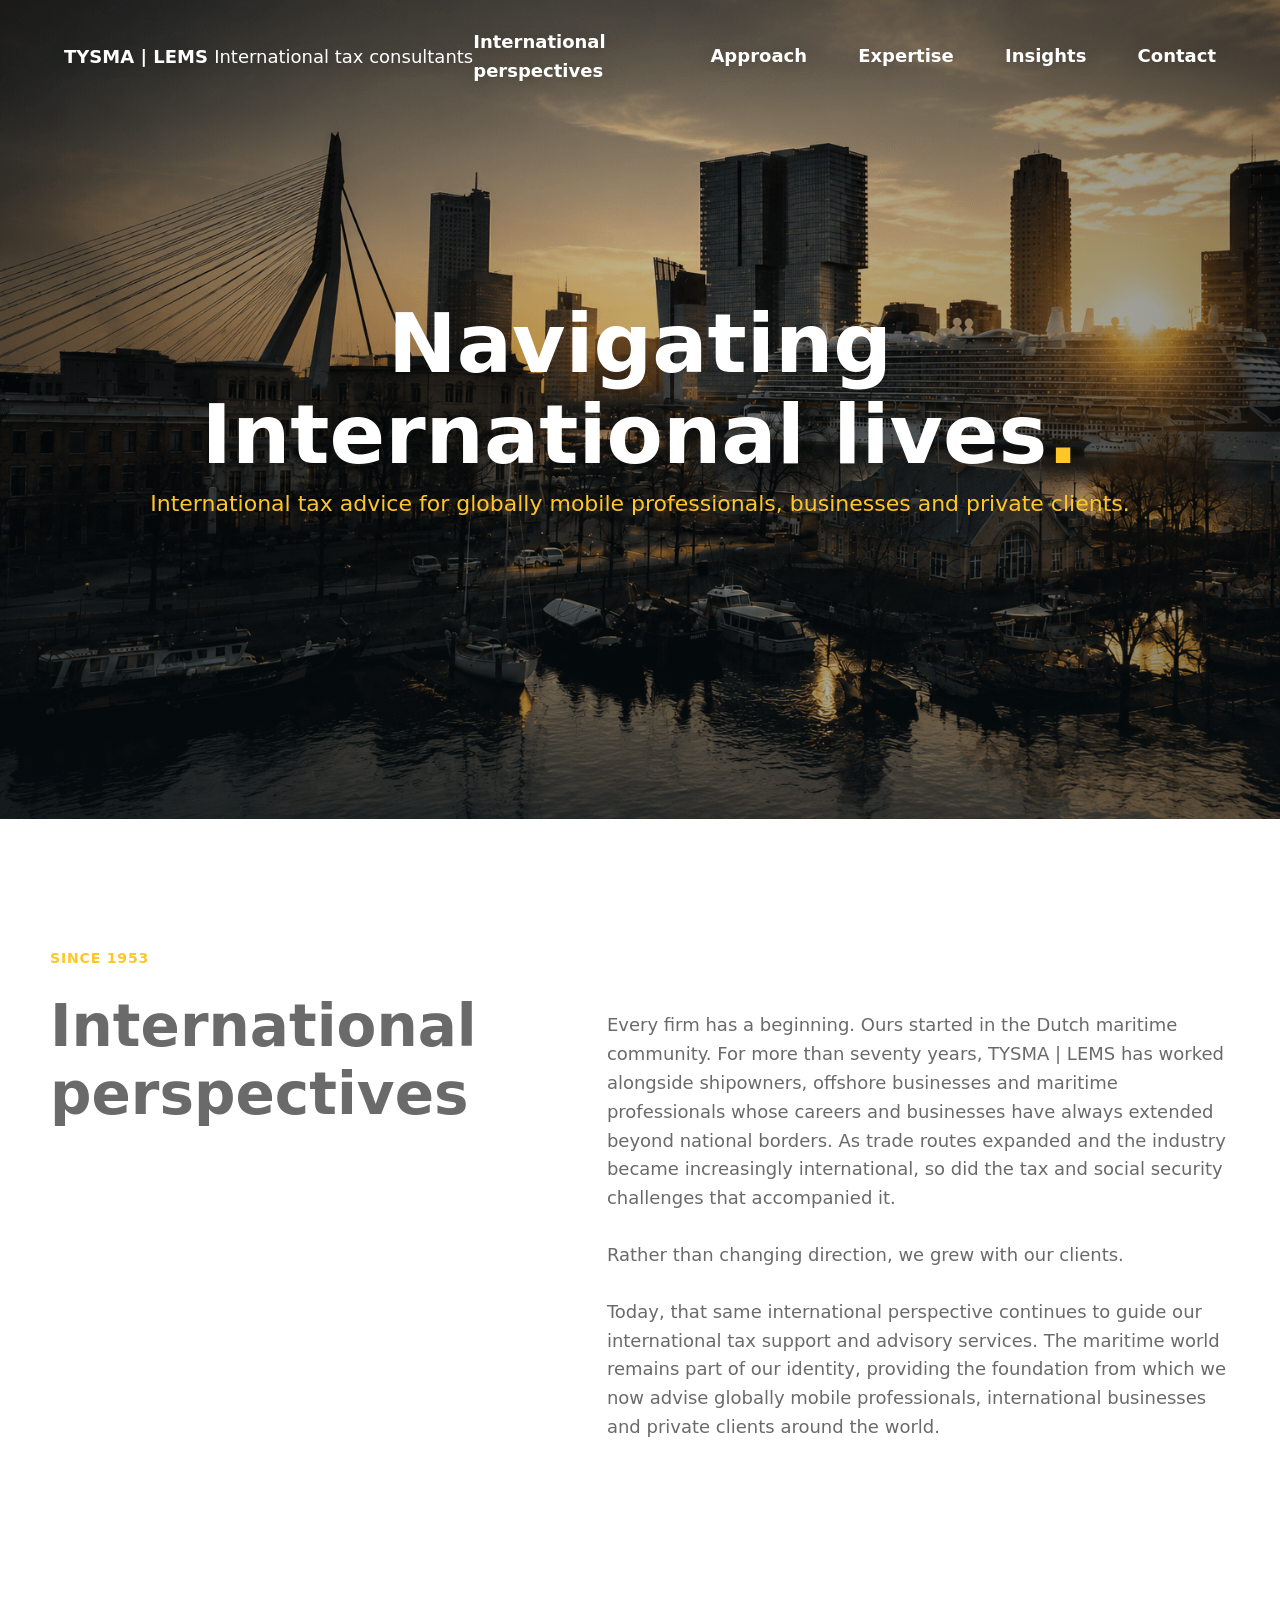
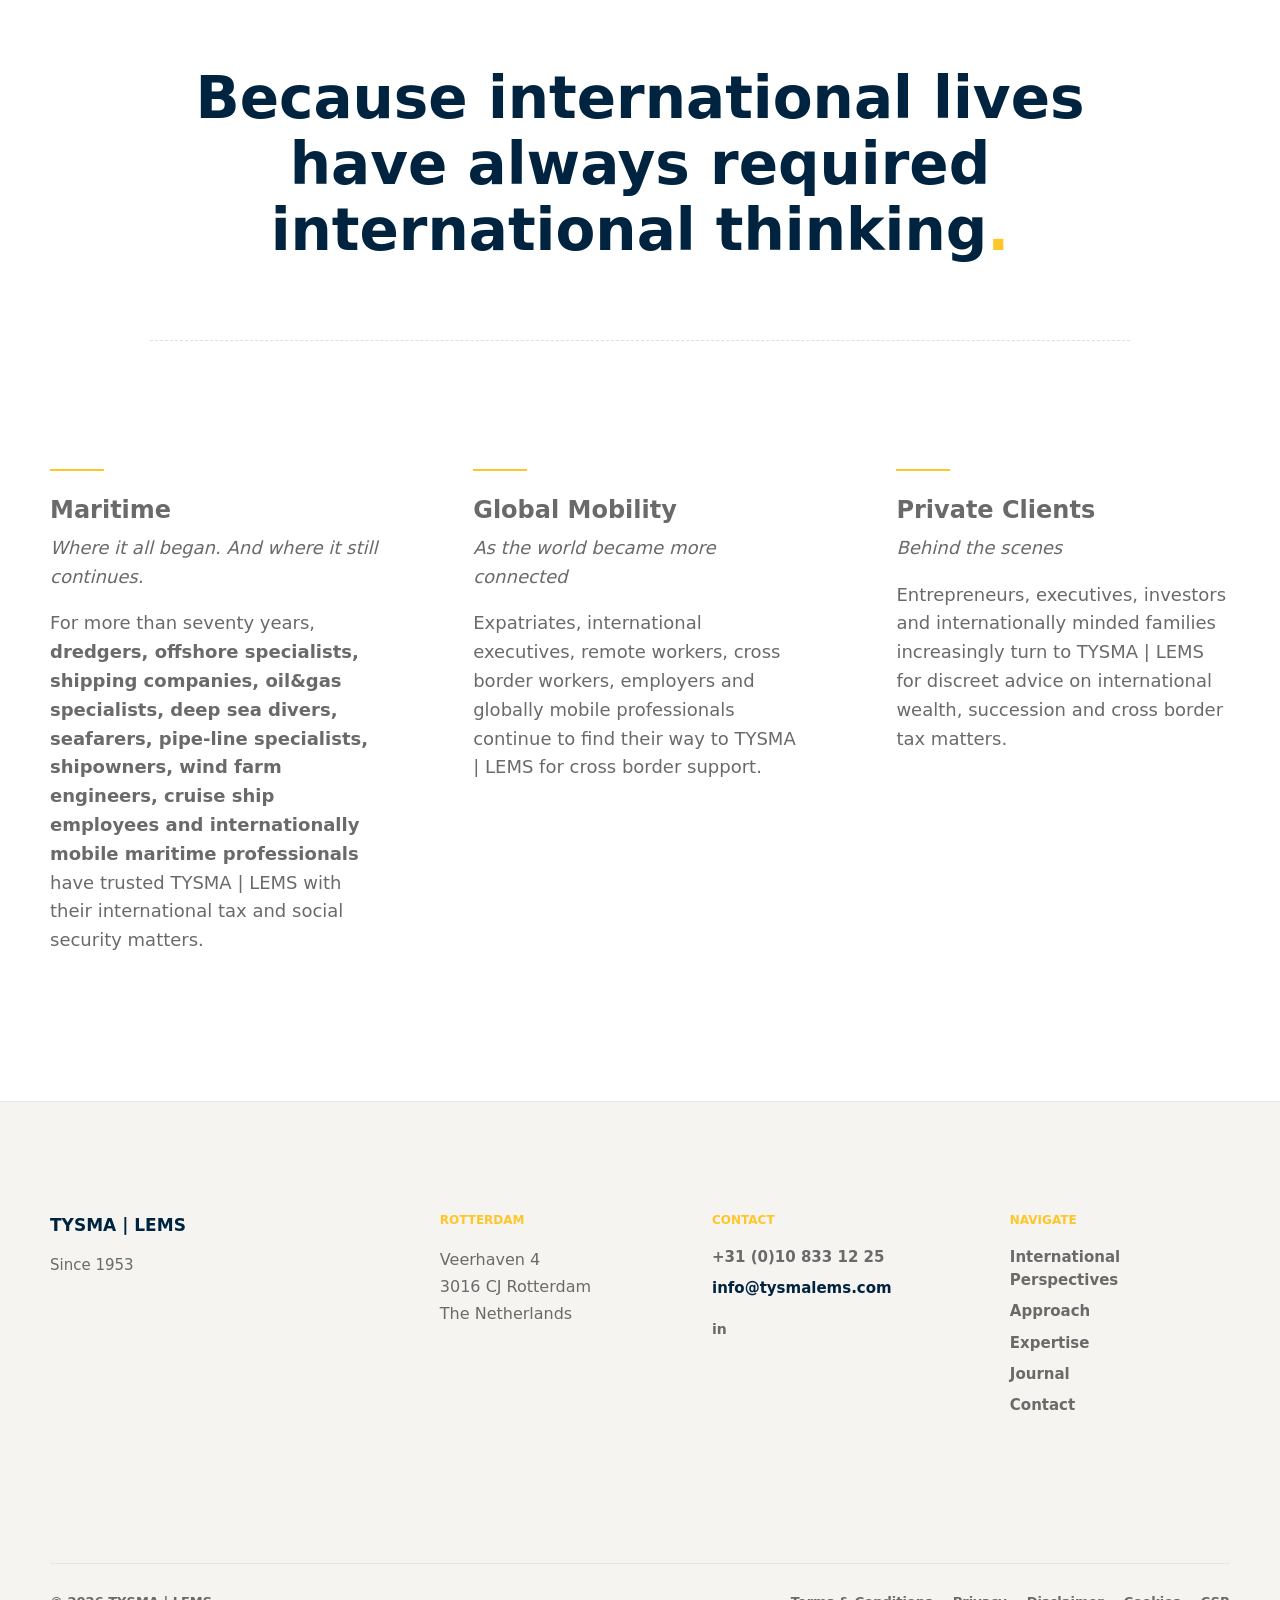
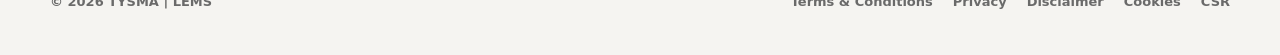
<file: index.html>
<!doctype html>
<html lang="en">
  <head>
    <meta charset="utf-8">
    <meta name="viewport" content="width=device-width, initial-scale=1">
    <title>TYSMA | LEMS</title>
    <meta
      name="description"
      content="International tax advice for globally mobile professionals, businesses and private clients."
    >
    <link rel="canonical" href="https://www.tysmalems.com/">
    <meta property="og:title" content="TYSMA | LEMS">
    <meta property="og:description" content="International tax advice for globally mobile professionals, businesses and private clients.">
    <meta property="og:type" content="website">
    <meta property="og:url" content="https://www.tysmalems.com/">
    <link rel="icon" href="/favicon.ico?v=3" sizes="16x16 32x32 48x48">
    <link rel="icon" href="/favicon.svg?v=3" type="image/svg+xml" sizes="any">
    <link rel="apple-touch-icon" href="/apple-touch-icon.png?v=3" sizes="180x180">
    <link rel="manifest" href="/site.webmanifest?v=3">
    <meta name="theme-color" content="#00233F">
    <meta property="og:image" content="https://www.tysmalems.com/hero-maritime.png">
    <meta property="og:image:alt" content="TYSMA | LEMS">
    <meta name="twitter:image" content="https://www.tysmalems.com/hero-maritime.png">
    <meta name="twitter:card" content="summary_large_image">
    <link rel="stylesheet" href="styles.css?v=43">
  </head>
  <body>
    <header class="site-header site-header--full" data-header>
      <a class="brand brand--full" href="index.html" aria-label="TYSMA | LEMS International tax consultants — home">TYSMA | LEMS <span class="brand-description">International tax consultants</span></a>
      <button class="menu-button" type="button" aria-label="Open menu" aria-expanded="false" data-menu-button>
        <span></span>
        <span></span>
      </button>
      <nav class="site-nav" data-nav>
        <a href="index.html#international-lives">International perspectives</a>
        <a href="approach.html">Approach</a>
        <a href="expertise.html">Expertise</a>
        <a href="insights.html">Insights</a>
        <a href="contact.html">Contact</a>
      </nav>
    </header>

    <main>
      <section class="hero" id="tysmalems" aria-label="TYSMA | LEMS introduction">
        <div class="hero-slides" aria-hidden="true">
          <img src="hero-maritime.png" alt="" class="hero-image is-active">
        </div>
        <div class="hero-shade"></div>
        <div class="hero-content">
          <h1>Navigating International lives<span>.</span></h1>
          <p>International tax advice for globally mobile professionals, businesses and private&nbsp;clients.</p>
        </div>
      </section>

      <section class="intro section" id="international-lives">
        <div class="section-label">Since 1953</div>
        <div class="intro-grid">
          <h2>International perspectives</h2>
          <div class="copy">
            <p>Every firm has a beginning. Ours started in the Dutch maritime community. For more than seventy years, TYSMA | LEMS has worked alongside shipowners, offshore businesses and maritime professionals whose careers and businesses have always extended beyond national borders. As trade routes expanded and the industry became increasingly international, so did the tax and social security challenges that accompanied it.</p>
            <p>Rather than changing direction, we grew with our clients.</p>
            <p>Today, that same international perspective continues to guide our international tax support and advisory services. The maritime world remains part of our identity, providing the foundation from which we now advise globally mobile professionals, international businesses and private clients around the world.</p>
          </div>
        </div>
      </section>

      <section class="statement section" aria-label="Statement">
        <p>Because international lives have always required international thinking<span class="brand-dot">.</span></p>
      </section>

      <section class="expertise section" aria-label="Target groups">
        <article>
          <span class="target-mark" aria-hidden="true"></span>
          <h3>Maritime</h3>
          <p class="italic">Where it all began. And where it still continues.</p>
          <p>For more than seventy years, <strong>dredgers, offshore specialists, shipping companies, oil&gas specialists, deep sea divers, seafarers, pipe-line specialists, shipowners, wind farm engineers, cruise ship employees and internationally mobile maritime professionals</strong> have trusted TYSMA | LEMS with their international tax and social security matters.</p>
        </article>
        <article>
          <span class="target-mark" aria-hidden="true"></span>
          <h3>Global Mobility</h3>
          <p class="italic">As the world became more connected</p>
          <p>Expatriates, international executives, remote workers, cross border workers, employers and globally mobile professionals continue to find their way to TYSMA | LEMS for cross border support.</p>
        </article>
        <article>
          <span class="target-mark" aria-hidden="true"></span>
          <h3>Private Clients</h3>
          <p class="italic">Behind the scenes</p>
          <p>Entrepreneurs, executives, investors and internationally minded families increasingly turn to TYSMA | LEMS for discreet advice on international wealth, succession and cross border tax matters.</p>
        </article>
      </section>
    </main>

    <footer class="site-footer" id="footer">
      <div class="footer-inner">
        <div class="footer-brand-block">
          <div class="footer-mark">TYSMA | LEMS</div>
          <p>Since 1953</p>
        </div>

        <div class="footer-info-grid">
          <section class="footer-section" aria-labelledby="footer-rotterdam">
            <h2 id="footer-rotterdam">Rotterdam</h2>
            <address>
              Veerhaven 4<br>
              3016 CJ Rotterdam<br>
              The Netherlands
            </address>
          </section>

          <section class="footer-section" aria-labelledby="footer-contact">
            <h2 id="footer-contact">Contact</h2>
            <a href="tel:+31108331225">+31 (0)10 833 12 25</a>
            <a href="mailto:info@tysmalems.com">info@tysmalems.com</a>
            <div class="social-links footer-social" aria-label="Social links">
              <a href="https://www.linkedin.com/company/tysma-lems-international-tax-consultants" aria-label="LinkedIn" target="_blank" rel="noopener">in</a>
            </div>
          </section>
        </div>

        <nav class="footer-section footer-nav" aria-labelledby="footer-navigate">
          <h2 id="footer-navigate">Navigate</h2>
          <a href="index.html">International Perspectives</a>
          <a href="approach.html">Approach</a>
          <a href="expertise.html">Expertise</a>
          <a href="insights.html">Journal</a>
          <a href="contact.html">Contact</a>
        </nav>

        <div class="footer-bottom">
          <div class="footer-legal" aria-label="Legal links">
            <a href="terms.html">Terms &amp; Conditions</a>
            <a href="privacy.html">Privacy</a>
            <a href="disclaimer.html">Disclaimer</a>
            <a href="cookies.html">Cookies</a>
            <a href="csr.html">CSR</a>
          </div>
          <span>&copy; 2026 TYSMA | LEMS</span>
        </div>
      </div>
    </footer>

    <script src="/security.js?v=1"></script>
    <script src="seo.js?v=2"></script>
    <script src="script.js?v=50"></script>
  </body>
</html>
</file>
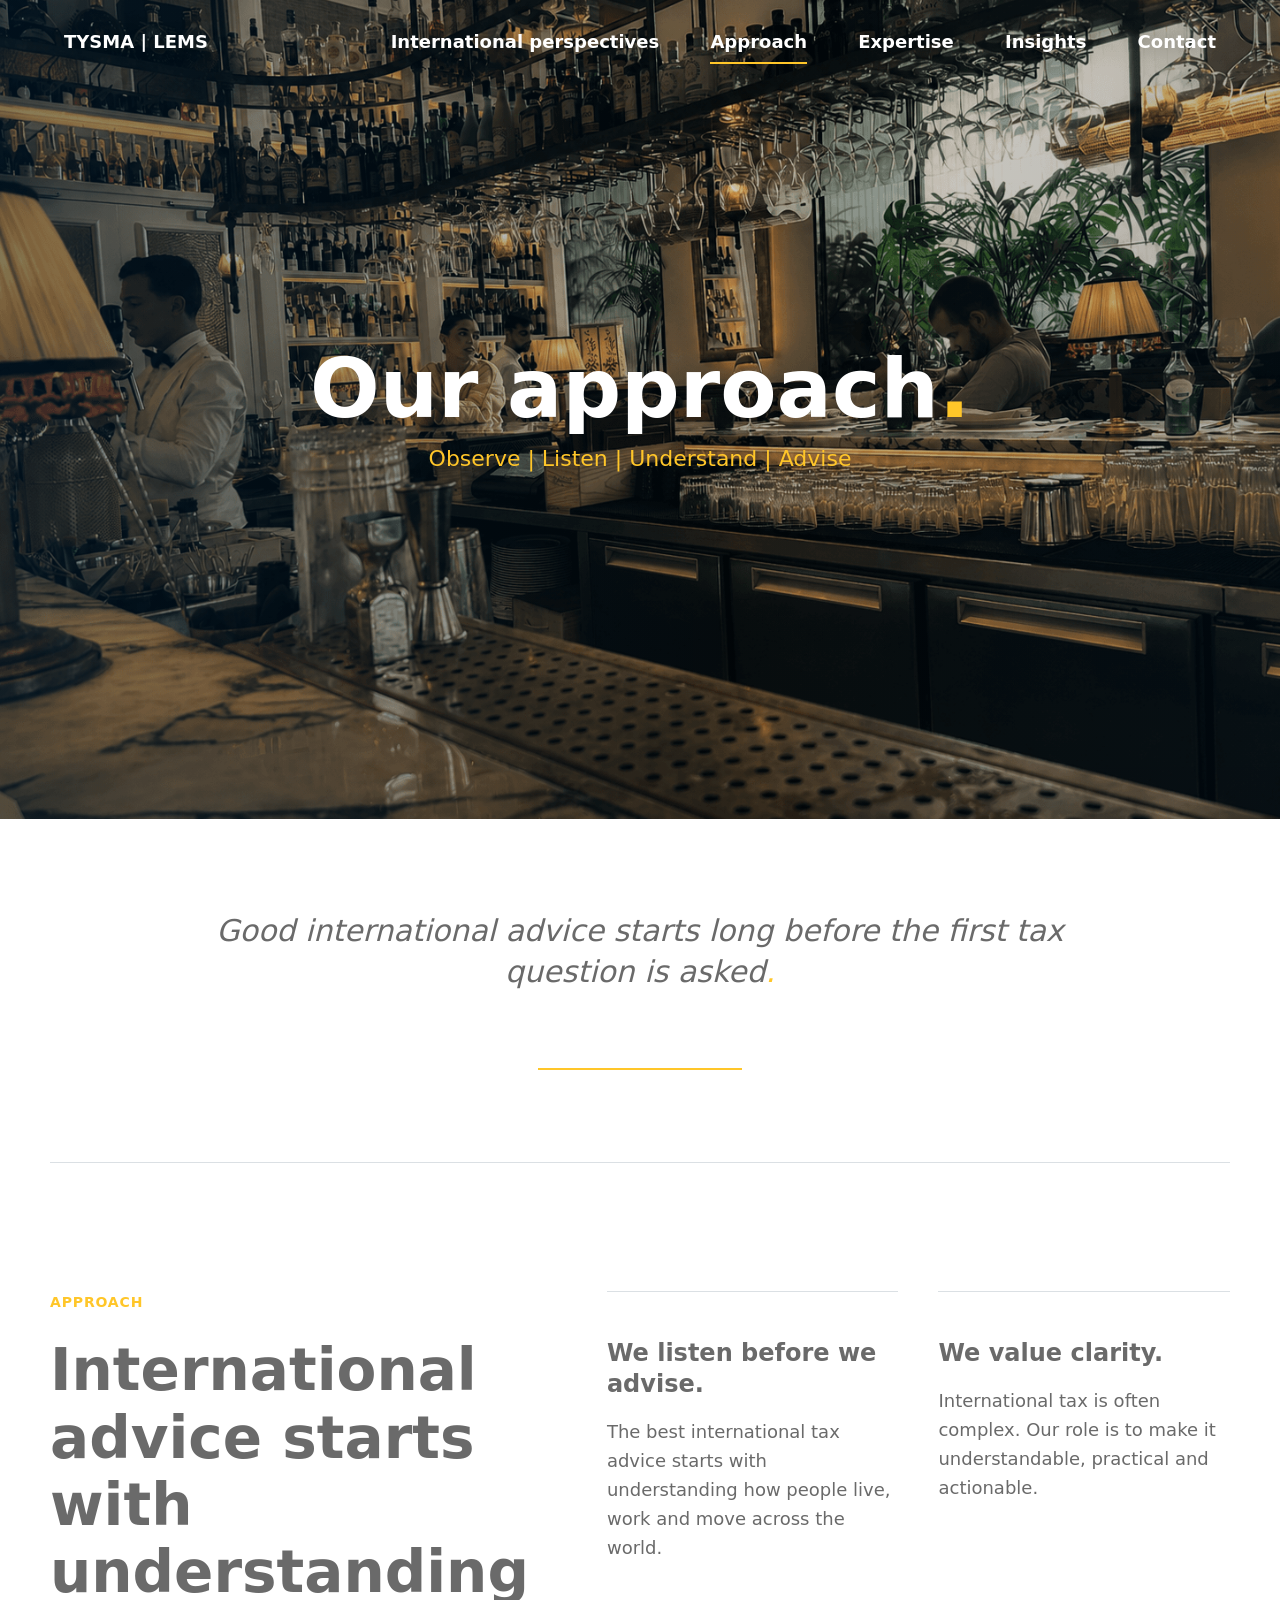
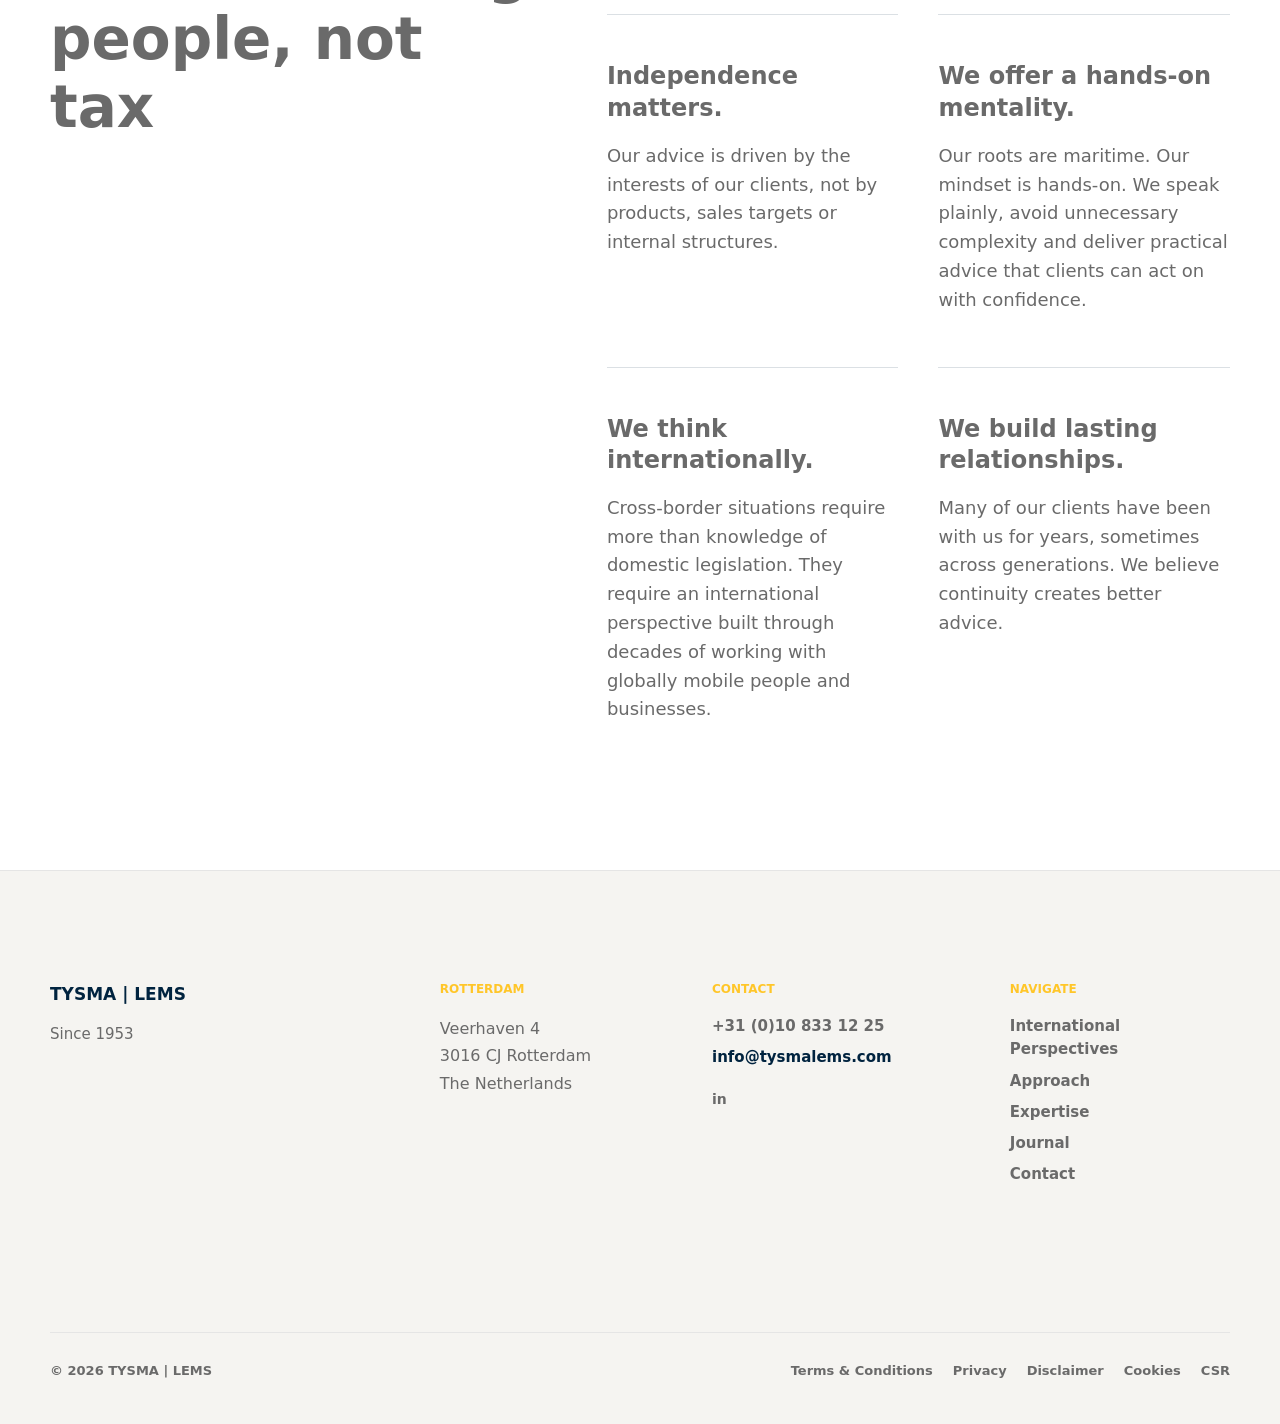
<file: approach.html>
<!doctype html>
<html lang="en">
  <head>
    <meta charset="utf-8">
    <meta name="viewport" content="width=device-width, initial-scale=1">
    <title>Approach | TYSMA | LEMS</title>
    <meta name="description" content="Our approach to international tax advice.">
    <link rel="canonical" href="https://www.tysmalems.com/approach/">
    <meta property="og:title" content="Approach | TYSMA | LEMS">
    <meta property="og:description" content="Our approach to international tax advice starts with understanding people, not tax.">
    <meta property="og:type" content="website">
    <meta property="og:url" content="https://www.tysmalems.com/approach/">
    <link rel="icon" href="/favicon.ico?v=3" sizes="16x16 32x32 48x48">
    <link rel="icon" href="/favicon.svg?v=3" type="image/svg+xml" sizes="any">
    <link rel="apple-touch-icon" href="/apple-touch-icon.png?v=3" sizes="180x180">
    <link rel="manifest" href="/site.webmanifest?v=3">
    <meta name="theme-color" content="#00233F">
    <meta property="og:image" content="https://www.tysmalems.com/hero-maritime.png">
    <meta property="og:image:alt" content="TYSMA | LEMS">
    <meta name="twitter:image" content="https://www.tysmalems.com/hero-maritime.png">
    <meta name="twitter:card" content="summary_large_image">
    <link rel="stylesheet" href="styles.css?v=43">
  </head>
  <body>
    <header class="site-header" data-header>
      <a class="brand" href="index.html" aria-label="TYSMA | LEMS home">TYSMA | LEMS</a>
      <button class="menu-button" type="button" aria-label="Open menu" aria-expanded="false" data-menu-button>
        <span></span>
        <span></span>
      </button>
      <nav class="site-nav" data-nav>
        <a href="index.html#international-lives">International perspectives</a>
        <a href="approach.html" aria-current="page">Approach</a>
        <a href="expertise.html">Expertise</a>
        <a href="insights.html">Insights</a>
        <a href="contact.html">Contact</a>
      </nav>
    </header>

    <main>
      <section class="hero approach-hero" id="approach-page" aria-label="Our approach">
        <div class="hero-slides approach-slides" data-hero-slides="approach" aria-hidden="true">
          <img src="approach.png" alt="" class="hero-image is-active">
          <img src="hero-global-mobility.png" alt="" class="hero-image">
          <img src="hero-private-clients.png" alt="" class="hero-image">
        </div>
        <div class="hero-shade approach-hero-shade"></div>
        <div class="approach-hero-content">
          <h1>Our approach<span class="brand-dot">.</span></h1>
          <p>Observe <span>|</span> Listen <span>|</span> Understand <span>|</span> Advise</p>
        </div>
      </section>

      <section class="approach-opening page-section" aria-label="Approach statement">
        <p>Good international advice starts long before the first tax question is asked<span class="brand-dot">.</span></p>
        <span aria-hidden="true"></span>
      </section>

      <section class="principles page-section" aria-label="Advice principles">
        <div>
          <div class="section-label">Approach</div>
          <h2>International advice starts with understanding people, not tax</h2>
        </div>
        <div class="principle-list">
          <article>
            <h3>We listen before we advise.</h3>
            <p>The best international tax advice starts with understanding how people live, work and move across the world.</p>
          </article>
          <article>
            <h3>We value clarity.</h3>
            <p>International tax is often complex. Our role is to make it understandable, practical and actionable.</p>
          </article>
          <article>
            <h3>Independence matters.</h3>
            <p>Our advice is driven by the interests of our clients, not by products, sales targets or internal structures.</p>
          </article>
          <article>
            <h3>We offer a hands-on mentality.</h3>
            <p>Our roots are maritime. Our mindset is hands-on. We speak plainly, avoid unnecessary complexity and deliver practical advice that clients can act on with confidence.</p>
          </article>
          <article>
            <h3>We think internationally.</h3>
            <p>Cross-border situations require more than knowledge of domestic legislation. They require an international perspective built through decades of working with globally mobile people and businesses.</p>
          </article>
          <article>
            <h3>We build lasting relationships.</h3>
            <p>Many of our clients have been with us for years, sometimes across generations. We believe continuity creates better advice.</p>
          </article>
        </div>
      </section>
    </main>

    <footer class="site-footer" id="footer">
      <div class="footer-inner">
        <div class="footer-brand-block">
          <div class="footer-mark">TYSMA | LEMS</div>
          <p>Since 1953</p>
        </div>

        <div class="footer-info-grid">
          <section class="footer-section" aria-labelledby="footer-rotterdam">
            <h2 id="footer-rotterdam">Rotterdam</h2>
            <address>
              Veerhaven 4<br>
              3016 CJ Rotterdam<br>
              The Netherlands
            </address>
          </section>

          <section class="footer-section" aria-labelledby="footer-contact">
            <h2 id="footer-contact">Contact</h2>
            <a href="tel:+31108331225">+31 (0)10 833 12 25</a>
            <a href="mailto:info@tysmalems.com">info@tysmalems.com</a>
            <div class="social-links footer-social" aria-label="Social links">
              <a href="https://www.linkedin.com/company/tysma-lems-international-tax-consultants" aria-label="LinkedIn" target="_blank" rel="noopener">in</a>
            </div>
          </section>
        </div>

        <nav class="footer-section footer-nav" aria-labelledby="footer-navigate">
          <h2 id="footer-navigate">Navigate</h2>
          <a href="index.html">International Perspectives</a>
          <a href="approach.html">Approach</a>
          <a href="expertise.html">Expertise</a>
          <a href="insights.html">Journal</a>
          <a href="contact.html">Contact</a>
        </nav>

        <div class="footer-bottom">
          <div class="footer-legal" aria-label="Legal links">
            <a href="terms.html">Terms &amp; Conditions</a>
            <a href="privacy.html">Privacy</a>
            <a href="disclaimer.html">Disclaimer</a>
            <a href="cookies.html">Cookies</a>
            <a href="csr.html">CSR</a>
          </div>
          <span>&copy; 2026 TYSMA | LEMS</span>
        </div>
      </div>
    </footer>

    <script src="/security.js?v=1"></script>
    <script src="seo.js?v=2"></script>
    <script src="script.js?v=50"></script>
  </body>
</html>
</file>
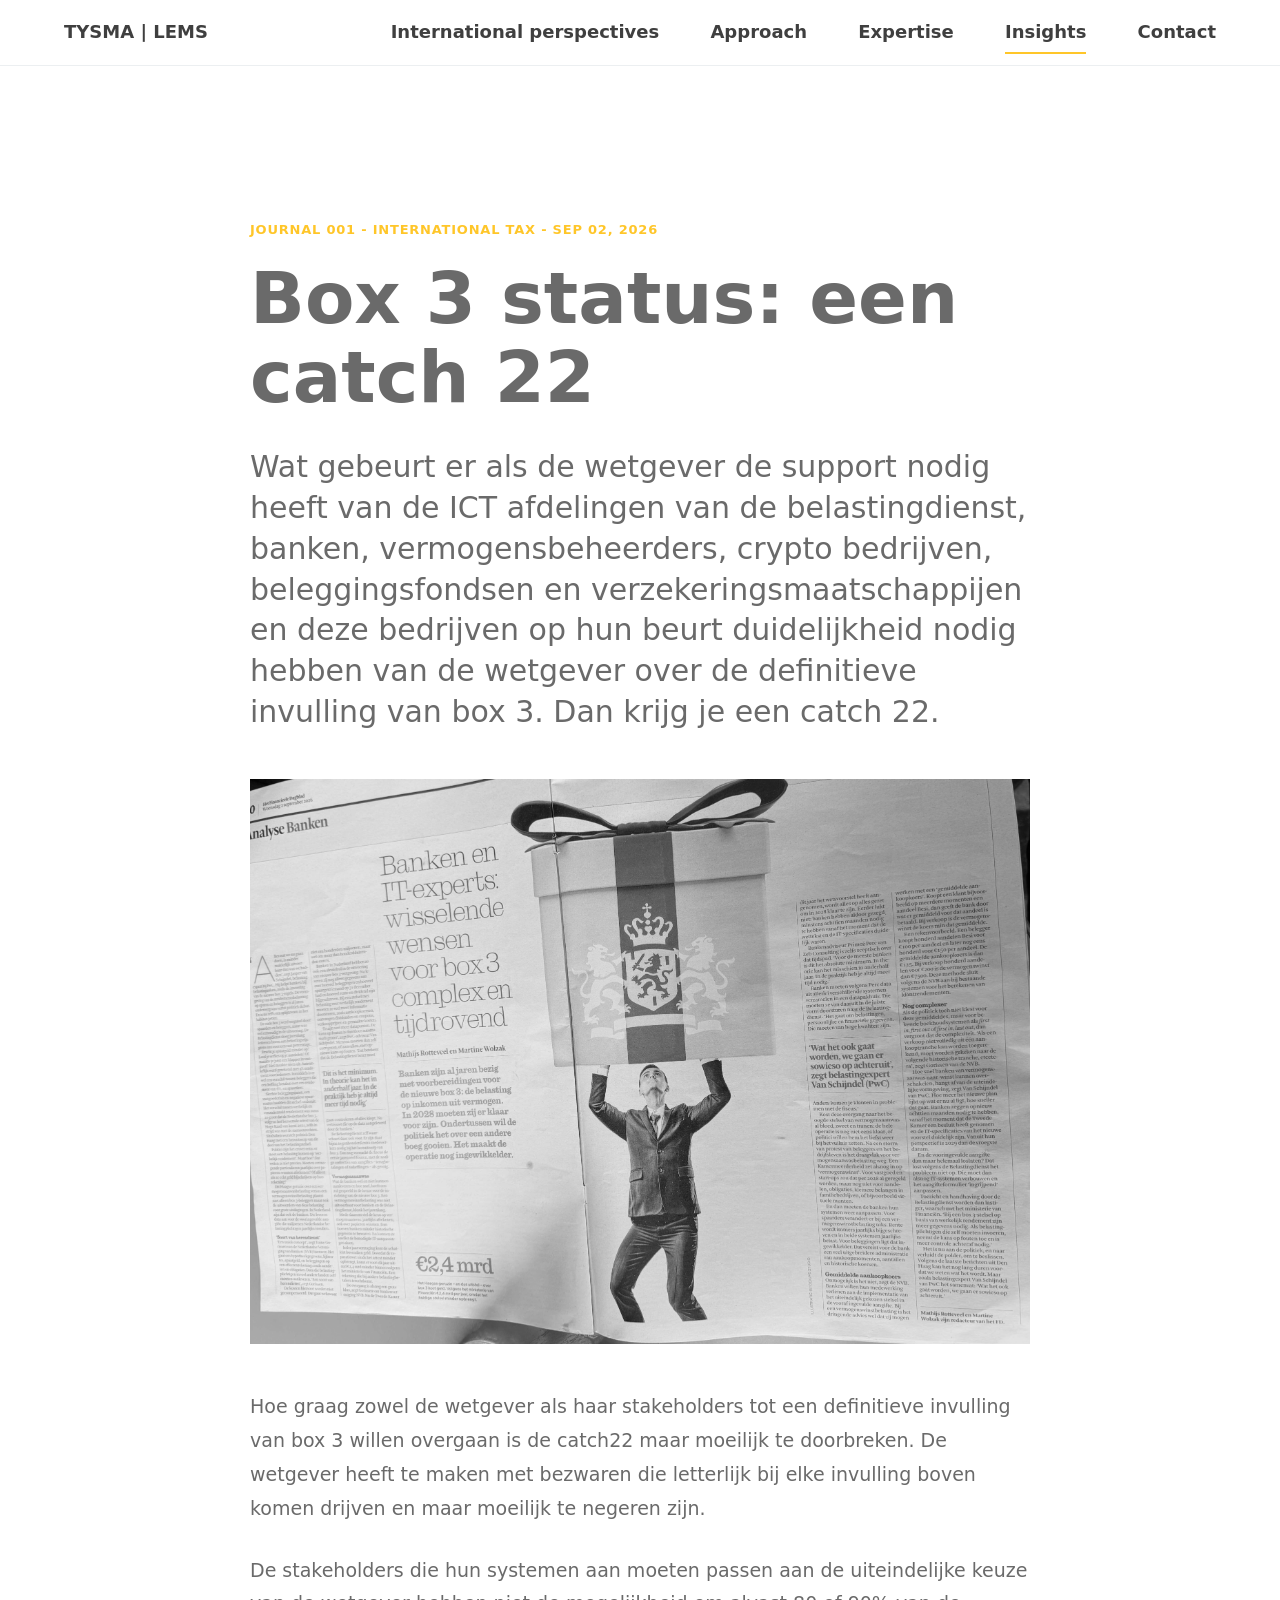
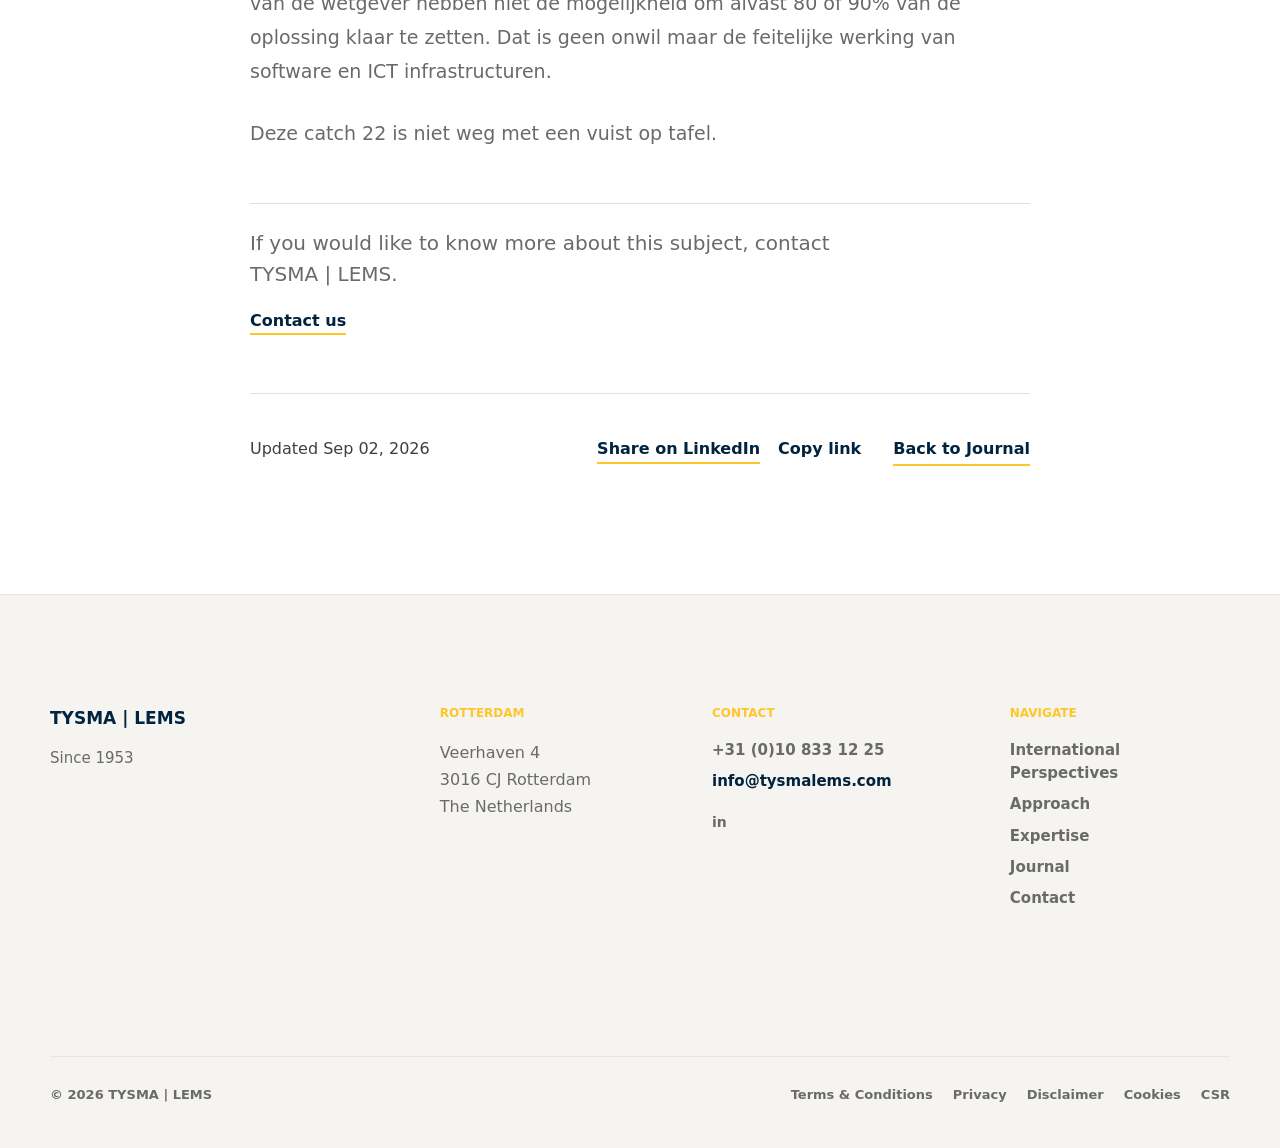
<file: article.html>
<!doctype html>
<html lang="en">
  <head>
    <meta charset="utf-8">
    <meta name="viewport" content="width=device-width, initial-scale=1">
    <title>Journal | TYSMA | LEMS</title>
    <meta name="description" content="Journal article from TYSMA | LEMS.">
    <link rel="canonical" href="https://www.tysmalems.com/journal/">
    <link rel="icon" href="/favicon.ico?v=3" sizes="16x16 32x32 48x48">
    <link rel="icon" href="/favicon.svg?v=3" type="image/svg+xml" sizes="any">
    <link rel="apple-touch-icon" href="/apple-touch-icon.png?v=3" sizes="180x180">
    <link rel="manifest" href="/site.webmanifest?v=3">
    <meta name="theme-color" content="#00233F">
    <meta property="og:image" content="https://www.tysmalems.com/hero-maritime.png">
    <meta property="og:image:alt" content="TYSMA | LEMS">
    <meta name="twitter:image" content="https://www.tysmalems.com/hero-maritime.png">
    <meta name="twitter:card" content="summary_large_image">
    <link rel="stylesheet" href="styles.css?v=43">
  </head>
  <body class="inner-page">
    <header class="site-header" data-header>
      <a class="brand" href="index.html" aria-label="TYSMA | LEMS home">TYSMA | LEMS</a>
      <button class="menu-button" type="button" aria-label="Open menu" aria-expanded="false" data-menu-button>
        <span></span>
        <span></span>
      </button>
      <nav class="site-nav" data-nav>
        <a href="index.html#international-lives">International perspectives</a>
        <a href="approach.html">Approach</a>
        <a href="expertise.html">Expertise</a>
        <a href="insights.html" aria-current="page">Insights</a>
        <a href="contact.html">Contact</a>
      </nav>
    </header>

    <main class="page-main">
      <article class="article-page page-section" data-article></article>
    </main>

    <footer class="site-footer" id="footer">
      <div class="footer-inner">
        <div class="footer-brand-block">
          <div class="footer-mark">TYSMA | LEMS</div>
          <p>Since 1953</p>
        </div>

        <div class="footer-info-grid">
          <section class="footer-section" aria-labelledby="footer-rotterdam">
            <h2 id="footer-rotterdam">Rotterdam</h2>
            <address>
              Veerhaven 4<br>
              3016 CJ Rotterdam<br>
              The Netherlands
            </address>
          </section>

          <section class="footer-section" aria-labelledby="footer-contact">
            <h2 id="footer-contact">Contact</h2>
            <a href="tel:+31108331225">+31 (0)10 833 12 25</a>
            <a href="mailto:info@tysmalems.com">info@tysmalems.com</a>
            <div class="social-links footer-social" aria-label="Social links">
              <a href="https://www.linkedin.com/company/tysma-lems-international-tax-consultants" aria-label="LinkedIn" target="_blank" rel="noopener">in</a>
            </div>
          </section>
        </div>

        <nav class="footer-section footer-nav" aria-labelledby="footer-navigate">
          <h2 id="footer-navigate">Navigate</h2>
          <a href="index.html">International Perspectives</a>
          <a href="approach.html">Approach</a>
          <a href="expertise.html">Expertise</a>
          <a href="insights.html">Journal</a>
          <a href="contact.html">Contact</a>
        </nav>

        <div class="footer-bottom">
          <div class="footer-legal" aria-label="Legal links">
            <a href="terms.html">Terms &amp; Conditions</a>
            <a href="privacy.html">Privacy</a>
            <a href="disclaimer.html">Disclaimer</a>
            <a href="cookies.html">Cookies</a>
            <a href="csr.html">CSR</a>
          </div>
          <span>&copy; 2026 TYSMA | LEMS</span>
        </div>
      </div>
    </footer>

    <script src="/security.js?v=1"></script>
    <script src="seo.js?v=2"></script>
    <script src="script.js?v=50"></script>
    <script src="journal.js?v=50"></script>
  </body>
</html>
</file>
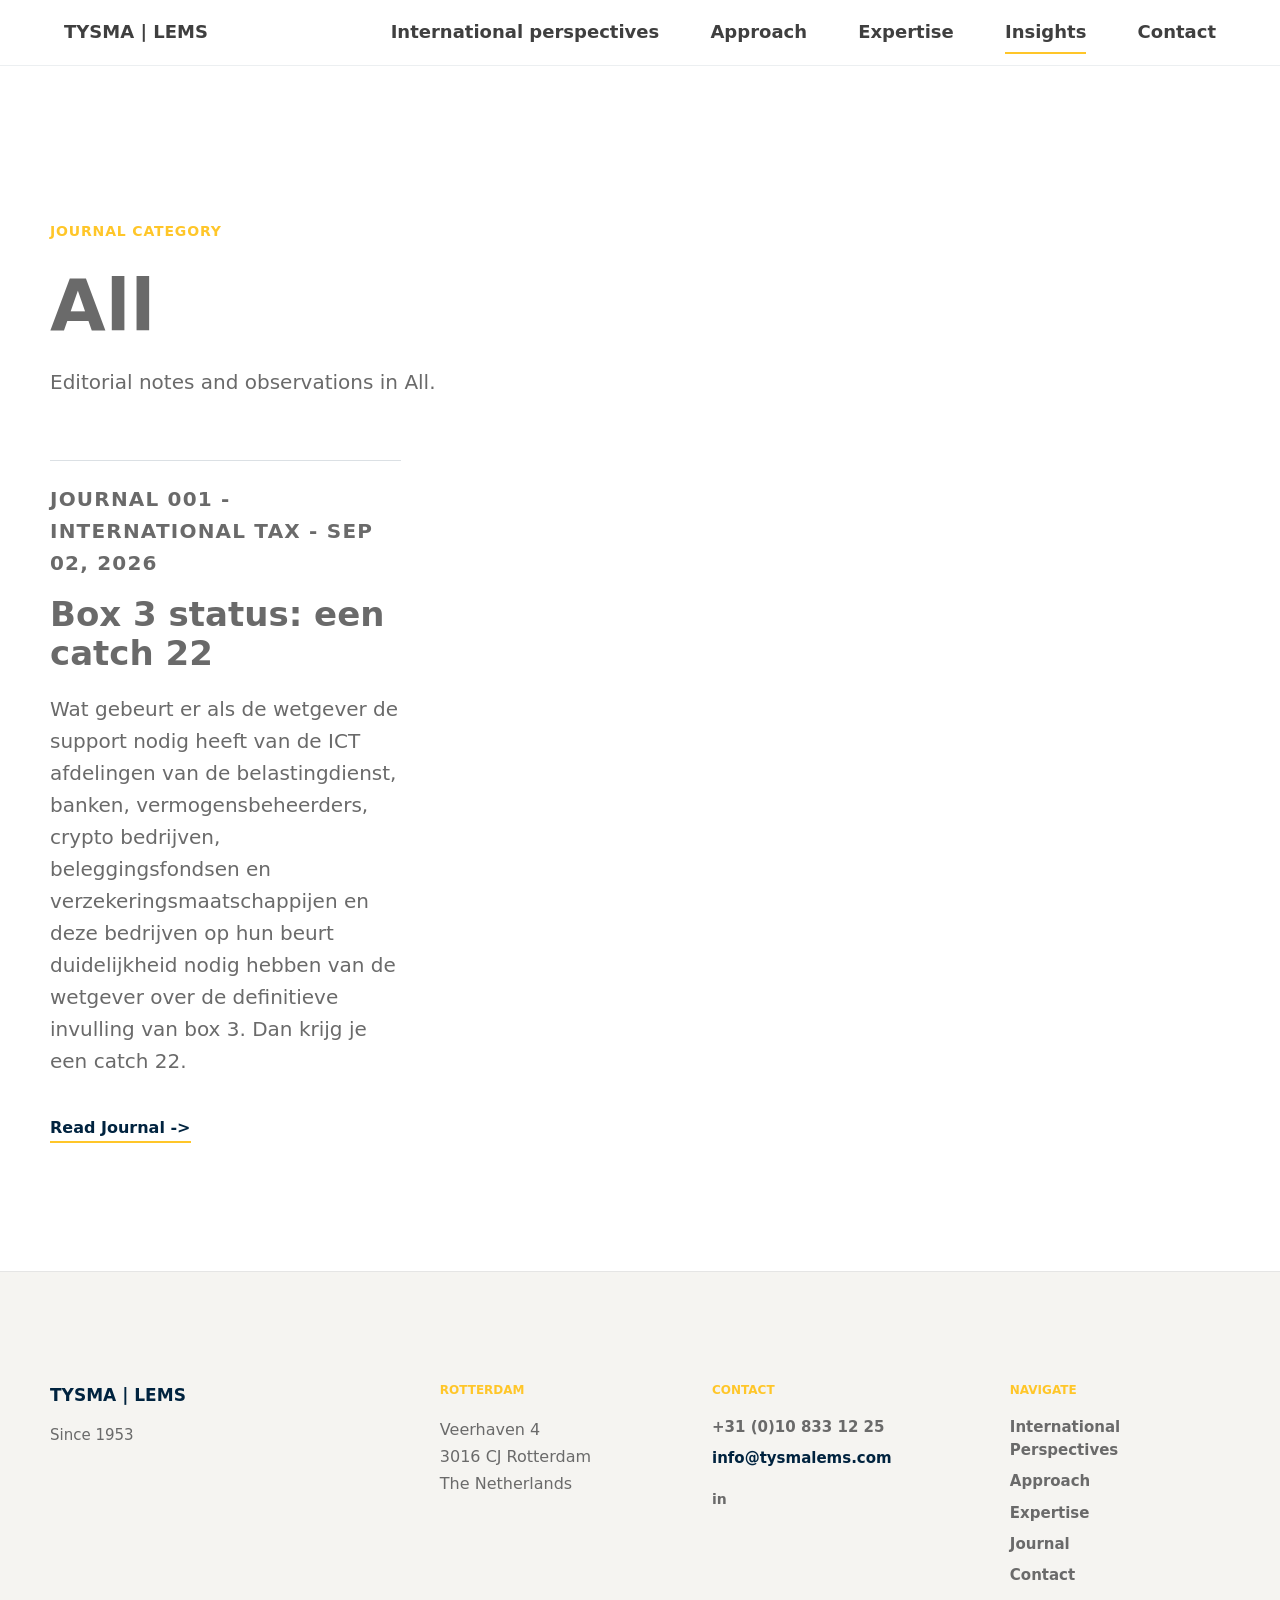
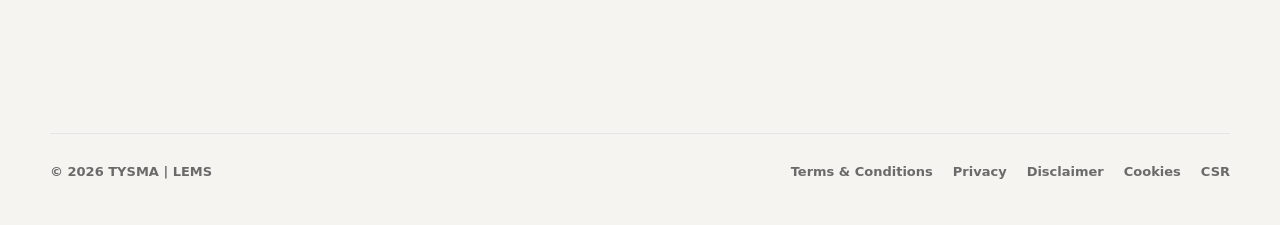
<file: category.html>
<!doctype html>
<html lang="en">
  <head>
    <meta charset="utf-8">
    <meta name="viewport" content="width=device-width, initial-scale=1">
    <title>Journal Category | TYSMA | LEMS</title>
    <meta name="description" content="Journal category articles from TYSMA | LEMS.">
    <link rel="canonical" href="https://www.tysmalems.com/journal/category/">
    <link rel="icon" href="/favicon.ico?v=3" sizes="16x16 32x32 48x48">
    <link rel="icon" href="/favicon.svg?v=3" type="image/svg+xml" sizes="any">
    <link rel="apple-touch-icon" href="/apple-touch-icon.png?v=3" sizes="180x180">
    <link rel="manifest" href="/site.webmanifest?v=3">
    <meta name="theme-color" content="#00233F">
    <meta property="og:image" content="https://www.tysmalems.com/hero-maritime.png">
    <meta property="og:image:alt" content="TYSMA | LEMS">
    <meta name="twitter:image" content="https://www.tysmalems.com/hero-maritime.png">
    <meta name="twitter:card" content="summary_large_image">
    <link rel="stylesheet" href="styles.css?v=43">
  </head>
  <body class="inner-page">
    <header class="site-header" data-header>
      <a class="brand" href="index.html" aria-label="TYSMA | LEMS home">TYSMA | LEMS</a>
      <button class="menu-button" type="button" aria-label="Open menu" aria-expanded="false" data-menu-button>
        <span></span>
        <span></span>
      </button>
      <nav class="site-nav" data-nav>
        <a href="index.html#international-lives">International perspectives</a>
        <a href="approach.html">Approach</a>
        <a href="expertise.html">Expertise</a>
        <a href="insights.html" aria-current="page">Insights</a>
        <a href="contact.html">Contact</a>
      </nav>
    </header>

    <main class="page-main">
      <section class="page-section journal-page" data-category-page></section>
    </main>

    <footer class="site-footer" id="footer">
      <div class="footer-inner">
        <div class="footer-brand-block">
          <div class="footer-mark">TYSMA | LEMS</div>
          <p>Since 1953</p>
        </div>

        <div class="footer-info-grid">
          <section class="footer-section" aria-labelledby="footer-rotterdam">
            <h2 id="footer-rotterdam">Rotterdam</h2>
            <address>
              Veerhaven 4<br>
              3016 CJ Rotterdam<br>
              The Netherlands
            </address>
          </section>

          <section class="footer-section" aria-labelledby="footer-contact">
            <h2 id="footer-contact">Contact</h2>
            <a href="tel:+31108331225">+31 (0)10 833 12 25</a>
            <a href="mailto:info@tysmalems.com">info@tysmalems.com</a>
            <div class="social-links footer-social" aria-label="Social links">
              <a href="https://www.linkedin.com/company/tysma-lems-international-tax-consultants" aria-label="LinkedIn" target="_blank" rel="noopener">in</a>
            </div>
          </section>
        </div>

        <nav class="footer-section footer-nav" aria-labelledby="footer-navigate">
          <h2 id="footer-navigate">Navigate</h2>
          <a href="index.html">International Perspectives</a>
          <a href="approach.html">Approach</a>
          <a href="expertise.html">Expertise</a>
          <a href="insights.html">Journal</a>
          <a href="contact.html">Contact</a>
        </nav>

        <div class="footer-bottom">
          <div class="footer-legal" aria-label="Legal links">
            <a href="terms.html">Terms &amp; Conditions</a>
            <a href="privacy.html">Privacy</a>
            <a href="disclaimer.html">Disclaimer</a>
            <a href="cookies.html">Cookies</a>
            <a href="csr.html">CSR</a>
          </div>
          <span>&copy; 2026 TYSMA | LEMS</span>
        </div>
      </div>
    </footer>

    <script src="/security.js?v=1"></script>
    <script src="seo.js?v=2"></script>
    <script src="script.js?v=50"></script>
    <script src="journal.js?v=50"></script>
  </body>
</html>
</file>
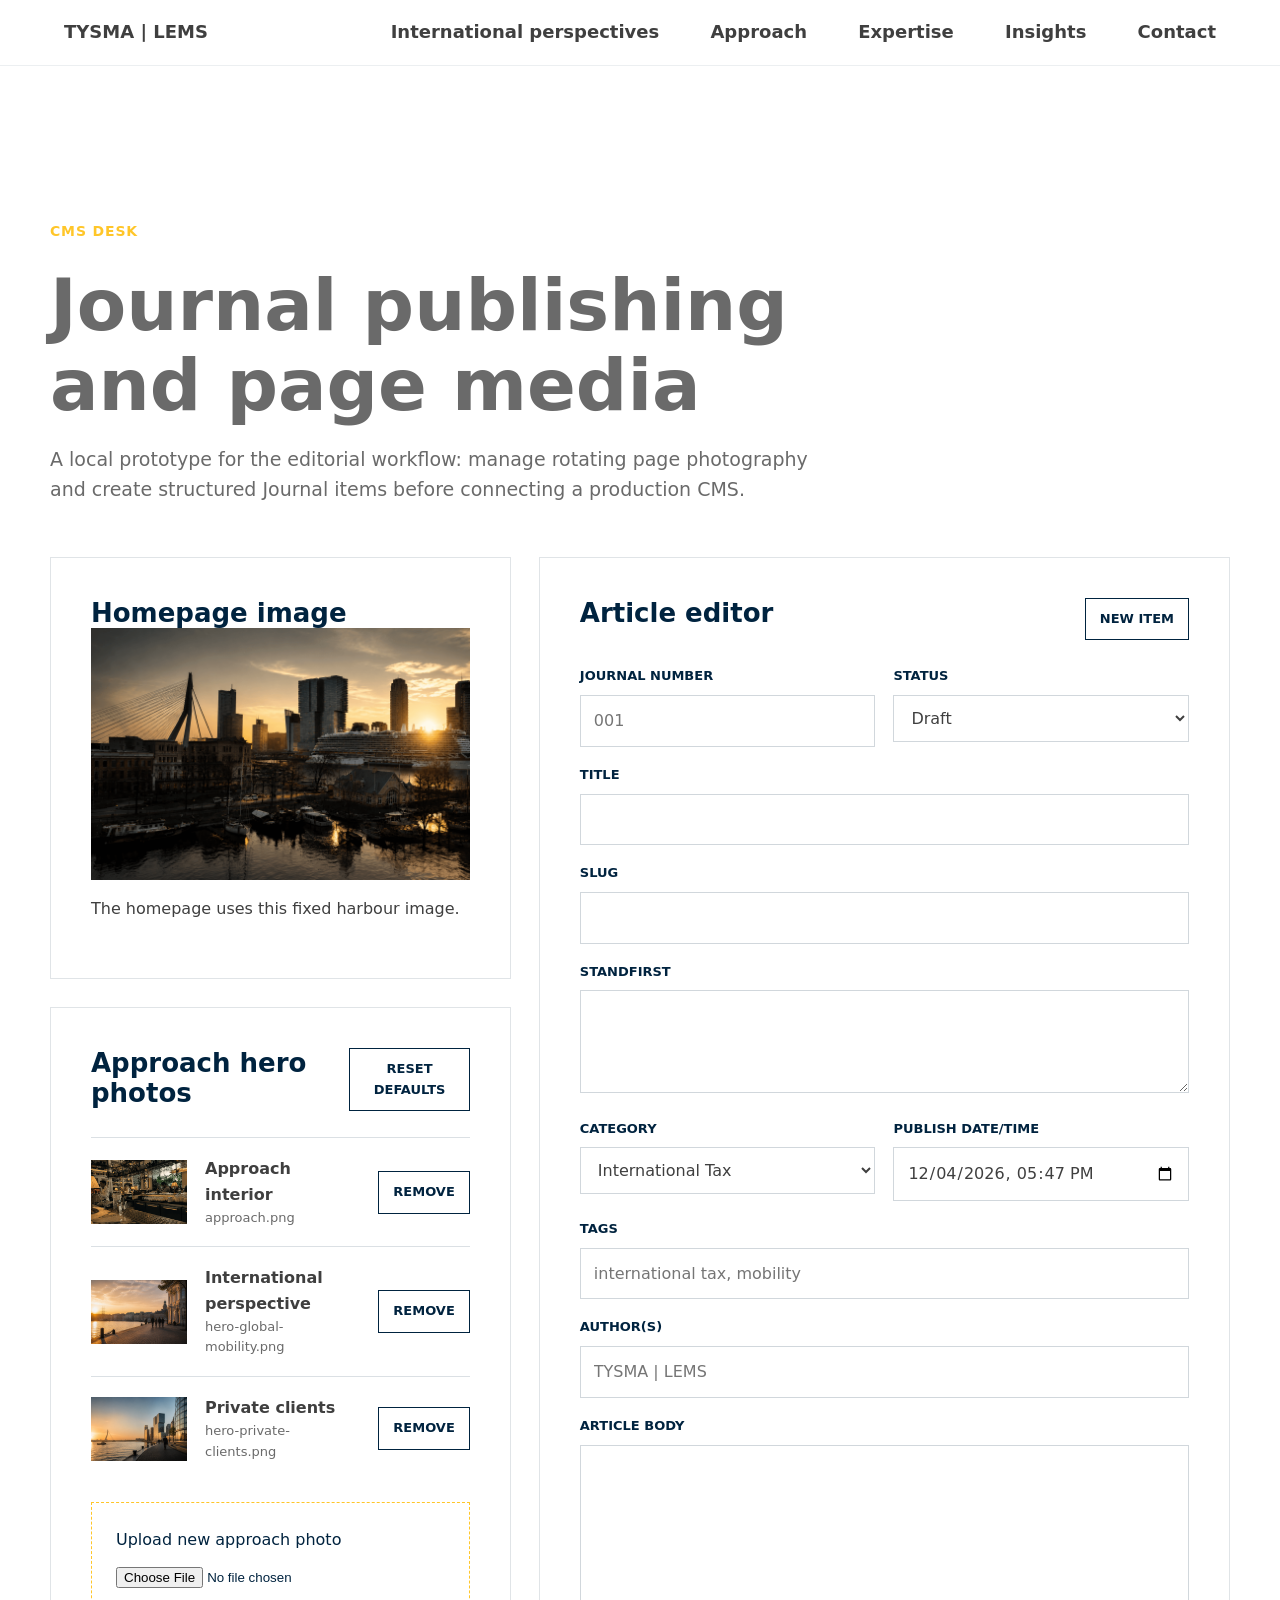
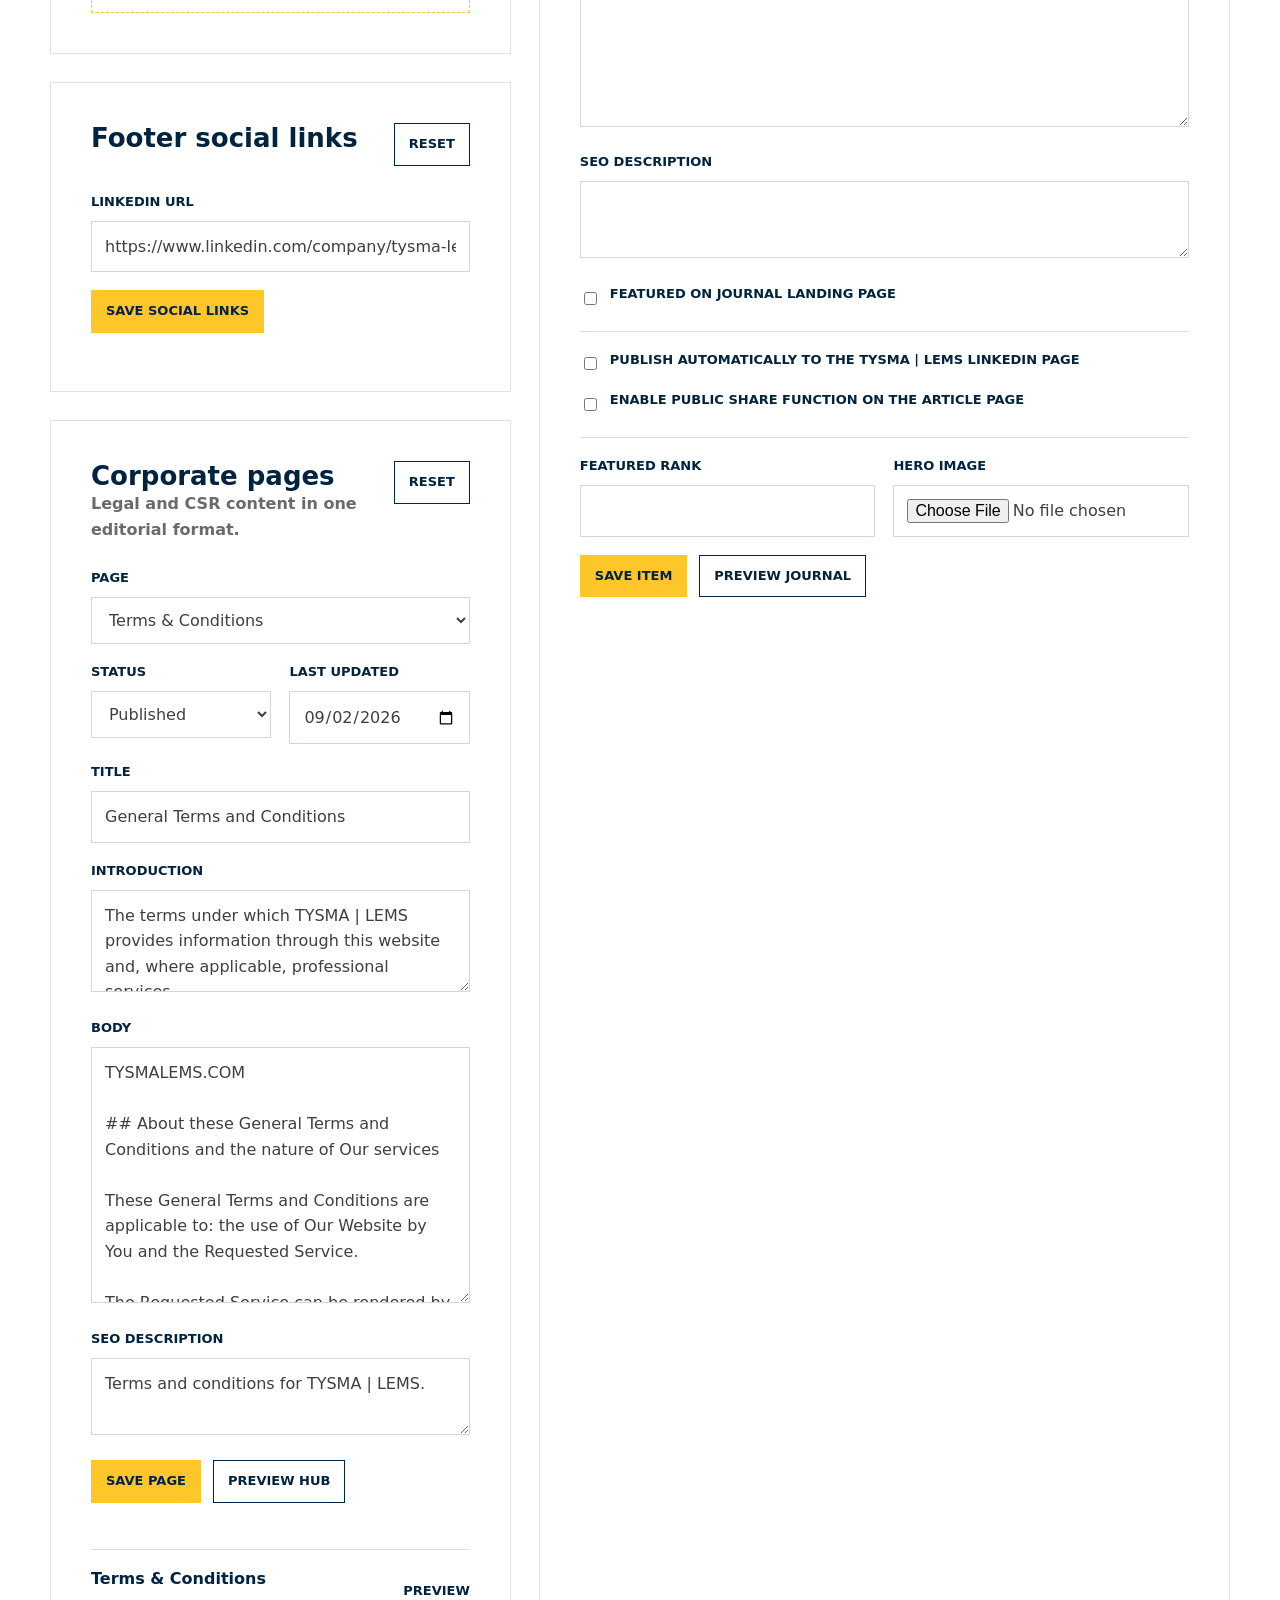
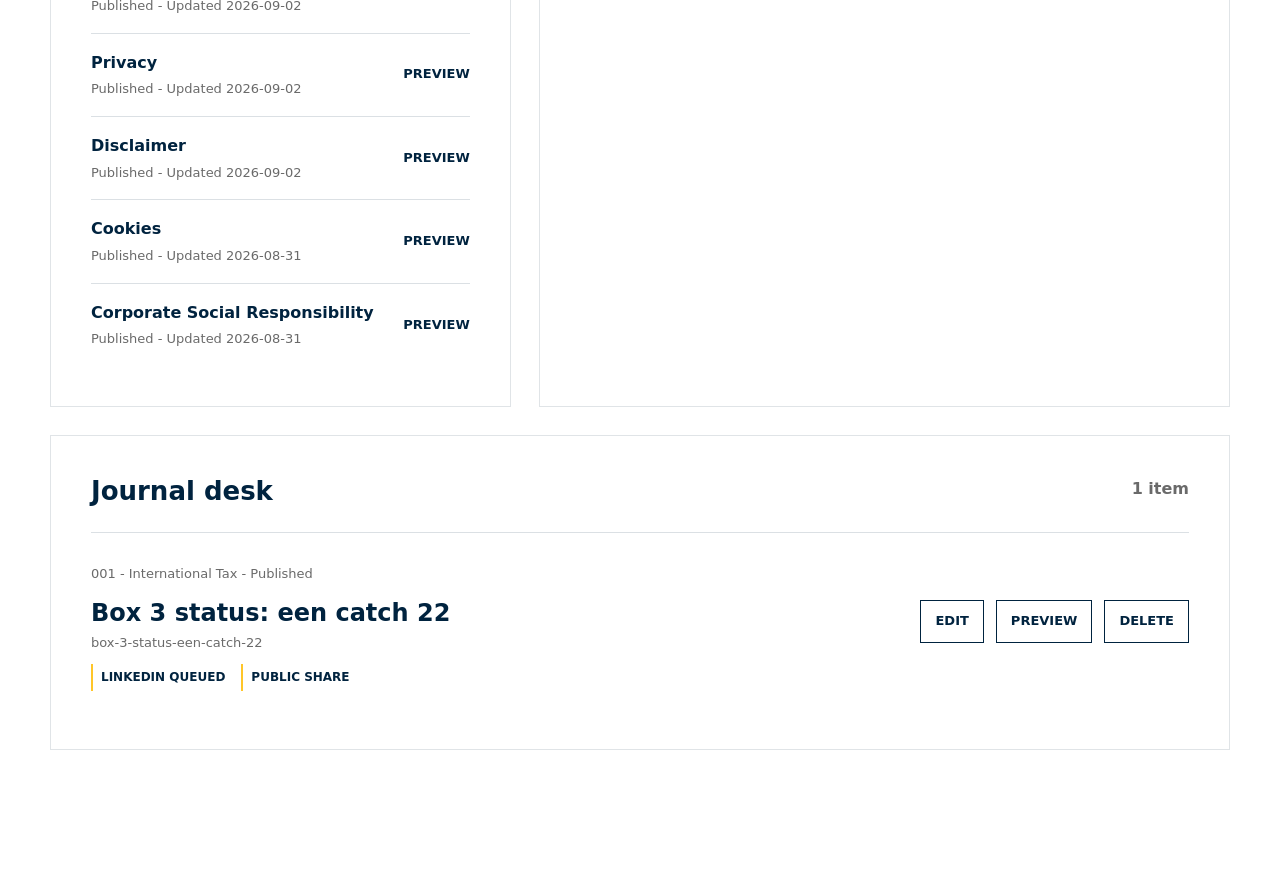
<file: cms.html>
<!doctype html>
<html lang="en">
  <head>
    <meta charset="utf-8">
    <meta name="viewport" content="width=device-width, initial-scale=1">
    <title>CMS Desk | TYSMA | LEMS</title>
    <meta name="description" content="Local CMS desk prototype for TYSMA | LEMS.">
    <meta name="robots" content="noindex,nofollow">
    <link rel="icon" href="/favicon.ico?v=3" sizes="16x16 32x32 48x48">
    <link rel="icon" href="/favicon.svg?v=3" type="image/svg+xml" sizes="any">
    <link rel="apple-touch-icon" href="/apple-touch-icon.png?v=3" sizes="180x180">
    <link rel="manifest" href="/site.webmanifest?v=3">
    <meta name="theme-color" content="#00233F">
    <meta property="og:image" content="https://www.tysmalems.com/hero-maritime.png">
    <meta property="og:image:alt" content="TYSMA | LEMS">
    <meta name="twitter:image" content="https://www.tysmalems.com/hero-maritime.png">
    <meta name="twitter:card" content="summary_large_image">
    <link rel="stylesheet" href="styles.css?v=43">
  </head>
  <body class="inner-page cms-page">
    <header class="site-header" data-header>
      <a class="brand" href="index.html" aria-label="TYSMA | LEMS home">TYSMA | LEMS</a>
      <button class="menu-button" type="button" aria-label="Open menu" aria-expanded="false" data-menu-button>
        <span></span>
        <span></span>
      </button>
      <nav class="site-nav" data-nav>
        <a href="index.html#international-lives">International perspectives</a>
        <a href="approach.html">Approach</a>
        <a href="expertise.html">Expertise</a>
        <a href="insights.html">Insights</a>
        <a href="contact.html">Contact</a>
      </nav>
    </header>

    <main class="page-main">
      <section class="cms-desk page-section">
        <div class="section-label">CMS Desk</div>
        <h1 class="page-title">Journal publishing and page media</h1>
        <p class="cms-intro">A local prototype for the editorial workflow: manage rotating page photography and create structured Journal items before connecting a production CMS.</p>

        <div class="cms-grid">
          <div class="cms-media-stack">
            <section class="cms-panel" aria-labelledby="hero-media-title">
              <h2 id="hero-media-title">Homepage image</h2>
              <img src="hero-maritime.png" alt="Rotterdam harbour at sunset">
              <p>The homepage uses this fixed harbour image.</p>
            </section>

            <section class="cms-panel" aria-labelledby="approach-media-title">
              <div class="cms-panel-head">
                <h2 id="approach-media-title">Approach hero photos</h2>
                <button type="button" class="secondary-button" data-reset-approach-hero>Reset defaults</button>
              </div>
              <div class="hero-manager" data-approach-hero-manager></div>
              <label class="upload-drop">
                <span>Upload new approach photo</span>
                <input type="file" accept="image/*" data-approach-hero-upload>
              </label>
            </section>

            <section class="cms-panel" aria-labelledby="footer-social-title">
              <div class="cms-panel-head">
                <h2 id="footer-social-title">Footer social links</h2>
                <button type="button" class="secondary-button" data-reset-social-links>Reset</button>
              </div>
              <form class="cms-form social-form" data-social-form>
                <label>
                  <span>LinkedIn URL</span>
                  <input type="url" name="linkedin" placeholder="https://www.linkedin.com/company/...">
                </label>
                <div class="cms-actions">
                  <button type="submit" class="primary-button">Save social links</button>
                </div>
                <p class="cms-status" data-social-status></p>
              </form>
            </section>

            <section class="cms-panel" aria-labelledby="corporate-pages-title">
              <div class="cms-panel-head">
                <div>
                  <h2 id="corporate-pages-title">Corporate pages</h2>
                  <p>Legal and CSR content in one editorial format.</p>
                </div>
                <button type="button" class="secondary-button" data-reset-corporate-pages>Reset</button>
              </div>
              <form class="cms-form" data-corporate-page-form>
                <label>
                  <span>Page</span>
                  <select name="slug">
                    <option value="terms">Terms &amp; Conditions</option>
                    <option value="privacy">Privacy</option>
                    <option value="disclaimer">Disclaimer</option>
                    <option value="cookies">Cookies</option>
                    <option value="csr">Corporate Social Responsibility</option>
                  </select>
                </label>
                <div class="field-grid">
                  <label>
                    <span>Status</span>
                    <select name="status">
                      <option>Draft</option>
                      <option>Review</option>
                      <option>Published</option>
                    </select>
                  </label>
                  <label>
                    <span>Last updated</span>
                    <input type="date" name="updatedAt">
                  </label>
                </div>
                <label>
                  <span>Title</span>
                  <input name="title" required>
                </label>
                <label>
                  <span>Introduction</span>
                  <textarea name="intro" rows="3"></textarea>
                </label>
                <label>
                  <span>Body</span>
                  <textarea name="body" rows="9"></textarea>
                </label>
                <label>
                  <span>SEO description</span>
                  <textarea name="seoDescription" rows="2"></textarea>
                </label>
                <div class="cms-actions">
                  <button type="submit" class="primary-button">Save page</button>
                  <a class="secondary-button" href="legal.html">Preview hub</a>
                </div>
                <p class="cms-status" data-corporate-page-status></p>
              </form>
              <div class="corporate-page-list" data-corporate-page-list></div>
            </section>
          </div>

          <section class="cms-panel" aria-labelledby="journal-form-title">
            <div class="cms-panel-head">
              <h2 id="journal-form-title">Article editor</h2>
              <button type="button" class="secondary-button" data-new-article>New item</button>
            </div>
            <form class="cms-form" data-article-form>
              <input type="hidden" name="id">
              <div class="field-grid">
                <label>
                  <span>Journal number</span>
                  <input name="journalNumber" placeholder="001">
                </label>
                <label>
                  <span>Status</span>
                  <select name="status">
                    <option>Draft</option>
                    <option>Review</option>
                    <option>Scheduled</option>
                    <option>Published</option>
                    <option>Archived</option>
                  </select>
                </label>
              </div>
              <label>
                <span>Title</span>
                <input name="title" required>
              </label>
              <label>
                <span>Slug</span>
                <input name="slug" required>
              </label>
              <label>
                <span>Standfirst</span>
                <textarea name="standfirst" rows="3"></textarea>
              </label>
              <div class="field-grid">
                <label>
                  <span>Category</span>
                  <select name="category">
                    <option>International Tax</option>
                    <option>Maritime</option>
                    <option>Global Mobility</option>
                    <option>Personal Business</option>
                    <option>Perspectives</option>
                  </select>
                </label>
                <label>
                  <span>Publish date/time</span>
                  <input type="datetime-local" name="publishedAt">
                </label>
              </div>
              <label>
                <span>Tags</span>
                <input name="tags" placeholder="international tax, mobility">
              </label>
              <label>
                <span>Author(s)</span>
                <input name="authors" placeholder="TYSMA | LEMS">
              </label>
              <label>
                <span>Article body</span>
                <textarea name="body" rows="10"></textarea>
              </label>
              <label>
                <span>SEO description</span>
                <textarea name="seoDescription" rows="2"></textarea>
              </label>
              <label class="checkbox-field">
                <input type="checkbox" name="featured">
                <span>Featured on Journal landing page</span>
              </label>
              <div class="checkbox-stack">
                <label class="checkbox-field">
                  <input type="checkbox" name="publishToLinkedIn">
                  <span>Publish automatically to the TYSMA | LEMS LinkedIn page</span>
                </label>
                <label class="checkbox-field">
                  <input type="checkbox" name="publicShareEnabled">
                  <span>Enable public share function on the article page</span>
                </label>
              </div>
              <div class="field-grid">
                <label>
                  <span>Featured rank</span>
                  <input type="number" name="featuredRank" min="1">
                </label>
                <label>
                  <span>Hero image</span>
                  <input type="file" accept="image/*" data-article-hero>
                </label>
              </div>
              <div class="cms-actions">
                <button type="submit" class="primary-button">Save item</button>
                <a class="secondary-button" href="insights.html">Preview Journal</a>
              </div>
            </form>
          </section>
        </div>

        <section class="cms-panel article-desk" aria-labelledby="article-desk-title">
          <div class="cms-panel-head">
            <h2 id="article-desk-title">Journal desk</h2>
            <p data-desk-count></p>
          </div>
          <div class="desk-table" data-article-desk></div>
        </section>
      </section>
    </main>

    <script src="/security.js?v=1"></script>
    <script src="seo.js?v=2"></script>
    <script src="script.js?v=50"></script>
    <script src="cms.js?v=50"></script>
  </body>
</html>
</file>
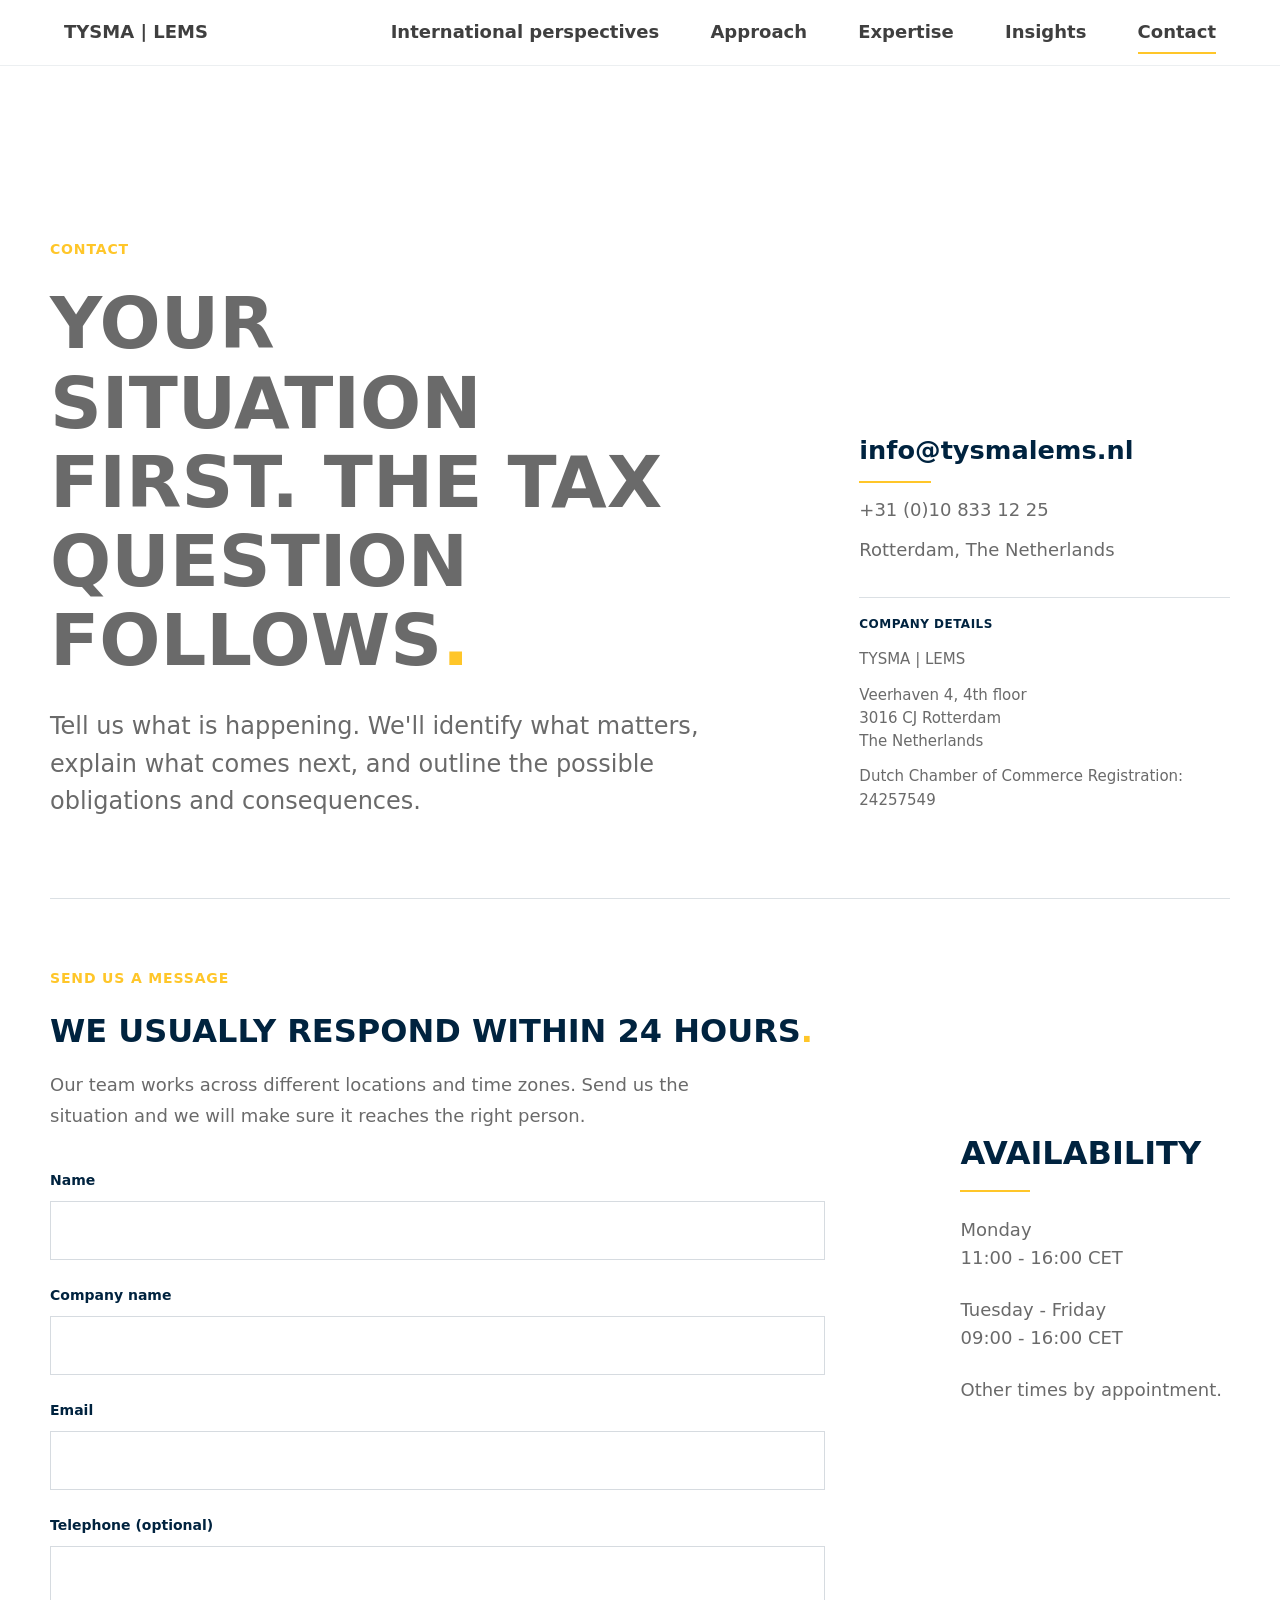
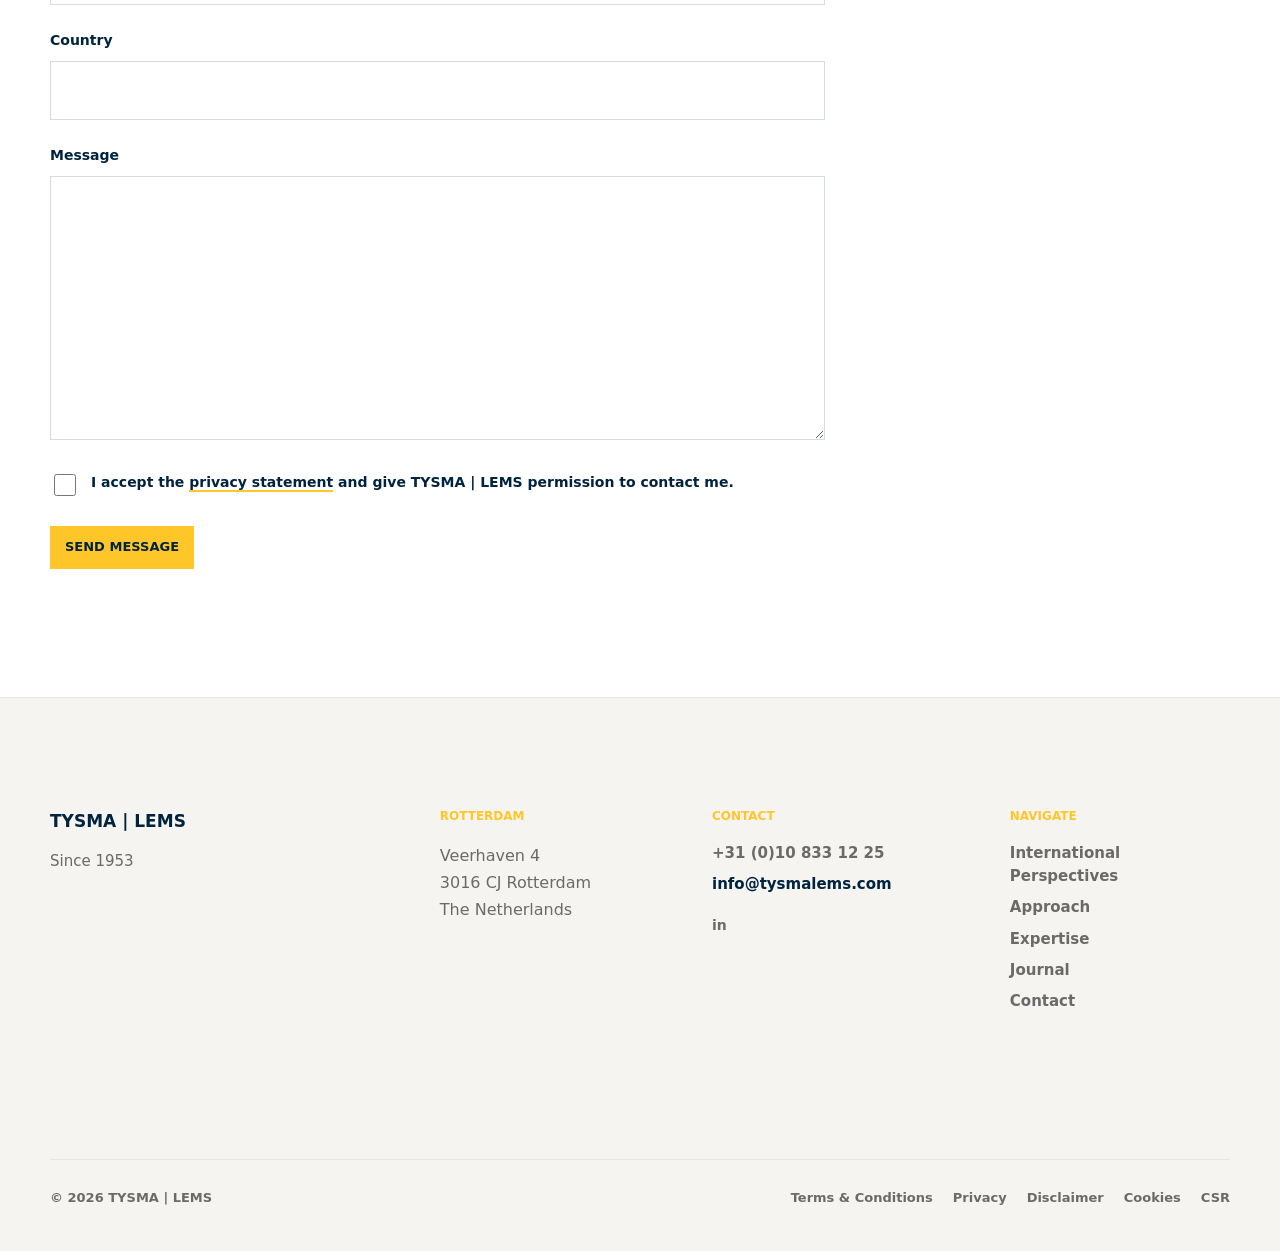
<file: contact.html>
<!doctype html>
<html lang="en">
  <head>
    <meta charset="utf-8">
    <meta name="viewport" content="width=device-width, initial-scale=1">
    <title>Contact | TYSMA | LEMS</title>
    <meta name="description" content="Contact TYSMA | LEMS.">
    <link rel="canonical" href="https://www.tysmalems.com/contact/">
    <meta property="og:title" content="Contact | TYSMA | LEMS">
    <meta property="og:description" content="Contact TYSMA | LEMS for international tax advice.">
    <meta property="og:type" content="website">
    <meta property="og:url" content="https://www.tysmalems.com/contact/">
    <link rel="icon" href="/favicon.ico?v=3" sizes="16x16 32x32 48x48">
    <link rel="icon" href="/favicon.svg?v=3" type="image/svg+xml" sizes="any">
    <link rel="apple-touch-icon" href="/apple-touch-icon.png?v=3" sizes="180x180">
    <link rel="manifest" href="/site.webmanifest?v=3">
    <meta name="theme-color" content="#00233F">
    <meta property="og:image" content="https://www.tysmalems.com/hero-maritime.png">
    <meta property="og:image:alt" content="TYSMA | LEMS">
    <meta name="twitter:image" content="https://www.tysmalems.com/hero-maritime.png">
    <meta name="twitter:card" content="summary_large_image">
    <link rel="stylesheet" href="styles.css?v=43">
  </head>
  <body class="inner-page">
    <header class="site-header" data-header>
      <a class="brand" href="index.html" aria-label="TYSMA | LEMS home">TYSMA | LEMS</a>
      <button class="menu-button" type="button" aria-label="Open menu" aria-expanded="false" data-menu-button>
        <span></span>
        <span></span>
      </button>
      <nav class="site-nav" data-nav>
        <a href="index.html#international-lives">International perspectives</a>
        <a href="approach.html">Approach</a>
        <a href="expertise.html">Expertise</a>
        <a href="insights.html">Insights</a>
        <a href="contact.html" aria-current="page">Contact</a>
      </nav>
    </header>

    <main class="page-main">
      <section class="contact-editorial page-section">
        <div class="contact-hero-copy">
          <div class="section-label">Contact</div>
          <h1 class="page-title">Your situation first. The tax question follows<span class="brand-dot">.</span></h1>
          <p>Tell us what is happening. We'll identify what matters, explain what comes next, and outline the possible obligations and consequences.</p>
        </div>

        <div class="contact-direct">
          <a class="contact-link" href="mailto:info@tysmalems.nl">info@tysmalems.nl</a>
          <p>+31 (0)10 833 12 25</p>
          <p>Rotterdam, The Netherlands</p>
          <div class="contact-company-details">
            <h2>Company details</h2>
            <p>TYSMA | LEMS</p>
            <p>Veerhaven 4, 4th floor<br>3016 CJ Rotterdam<br>The Netherlands</p>
            <p>Dutch Chamber of Commerce Registration: 24257549</p>
          </div>
        </div>

        <div class="contact-divider" aria-hidden="true"></div>

        <div class="contact-message-copy">
          <div class="section-label">Send us a message</div>
          <h2>We usually respond within 24 hours<span class="brand-dot">.</span></h2>
          <p>Our team works across different locations and time zones. Send us the situation and we will make sure it reaches the right person.</p>
        </div>

        <form class="contact-form" data-contact-form>
          <label class="form-honeypot" aria-hidden="true">
            <span>Website</span>
            <input name="website" tabindex="-1" autocomplete="off">
          </label>
          <label>
            <span>Name</span>
            <input name="name" maxlength="120" autocomplete="name" required>
          </label>
          <label>
            <span>Company name</span>
            <input name="company" maxlength="160" autocomplete="organization" required>
          </label>
          <label>
            <span>Email</span>
            <input type="email" name="email" maxlength="254" autocomplete="email" required>
          </label>
          <label>
            <span>Telephone (optional)</span>
            <input type="tel" name="phone" maxlength="60" autocomplete="tel">
          </label>
          <label>
            <span>Country</span>
            <input name="country" maxlength="100" autocomplete="country-name" required>
          </label>
          <label>
            <span>Message</span>
            <textarea name="message" maxlength="4000" rows="9" required></textarea>
          </label>
          <label class="contact-consent">
            <input type="checkbox" name="privacy" required>
            <span>I accept the <a href="privacy.html">privacy statement</a> and give TYSMA | LEMS permission to contact me.</span>
          </label>
          <div class="contact-form-actions">
            <button type="submit" class="primary-button">Send message</button>
            <p role="status" aria-live="polite" data-contact-status></p>
          </div>
        </form>

        <aside class="contact-availability" aria-label="Availability">
          <h2>Availability</h2>
          <p>Monday<br>11:00 - 16:00 CET</p>
          <p>Tuesday - Friday<br>09:00 - 16:00 CET</p>
          <p>Other times by appointment.</p>
        </aside>
      </section>
    </main>

    <footer class="site-footer" id="footer">
      <div class="footer-inner">
        <div class="footer-brand-block">
          <div class="footer-mark">TYSMA | LEMS</div>
          <p>Since 1953</p>
        </div>

        <div class="footer-info-grid">
          <section class="footer-section" aria-labelledby="footer-rotterdam">
            <h2 id="footer-rotterdam">Rotterdam</h2>
            <address>
              Veerhaven 4<br>
              3016 CJ Rotterdam<br>
              The Netherlands
            </address>
          </section>

          <section class="footer-section" aria-labelledby="footer-contact">
            <h2 id="footer-contact">Contact</h2>
            <a href="tel:+31108331225">+31 (0)10 833 12 25</a>
            <a href="mailto:info@tysmalems.com">info@tysmalems.com</a>
            <div class="social-links footer-social" aria-label="Social links">
              <a href="https://www.linkedin.com/company/tysma-lems-international-tax-consultants" aria-label="LinkedIn" target="_blank" rel="noopener">in</a>
            </div>
          </section>
        </div>

        <nav class="footer-section footer-nav" aria-labelledby="footer-navigate">
          <h2 id="footer-navigate">Navigate</h2>
          <a href="index.html">International Perspectives</a>
          <a href="approach.html">Approach</a>
          <a href="expertise.html">Expertise</a>
          <a href="insights.html">Journal</a>
          <a href="contact.html">Contact</a>
        </nav>

        <div class="footer-bottom">
          <div class="footer-legal" aria-label="Legal links">
            <a href="terms.html">Terms &amp; Conditions</a>
            <a href="privacy.html">Privacy</a>
            <a href="disclaimer.html">Disclaimer</a>
            <a href="cookies.html">Cookies</a>
            <a href="csr.html">CSR</a>
          </div>
          <span>&copy; 2026 TYSMA | LEMS</span>
        </div>
      </div>
    </footer>

    <script src="/security.js?v=1"></script>
    <script src="seo.js?v=2"></script>
    <script src="script.js?v=50"></script>
  </body>
</html>
</file>
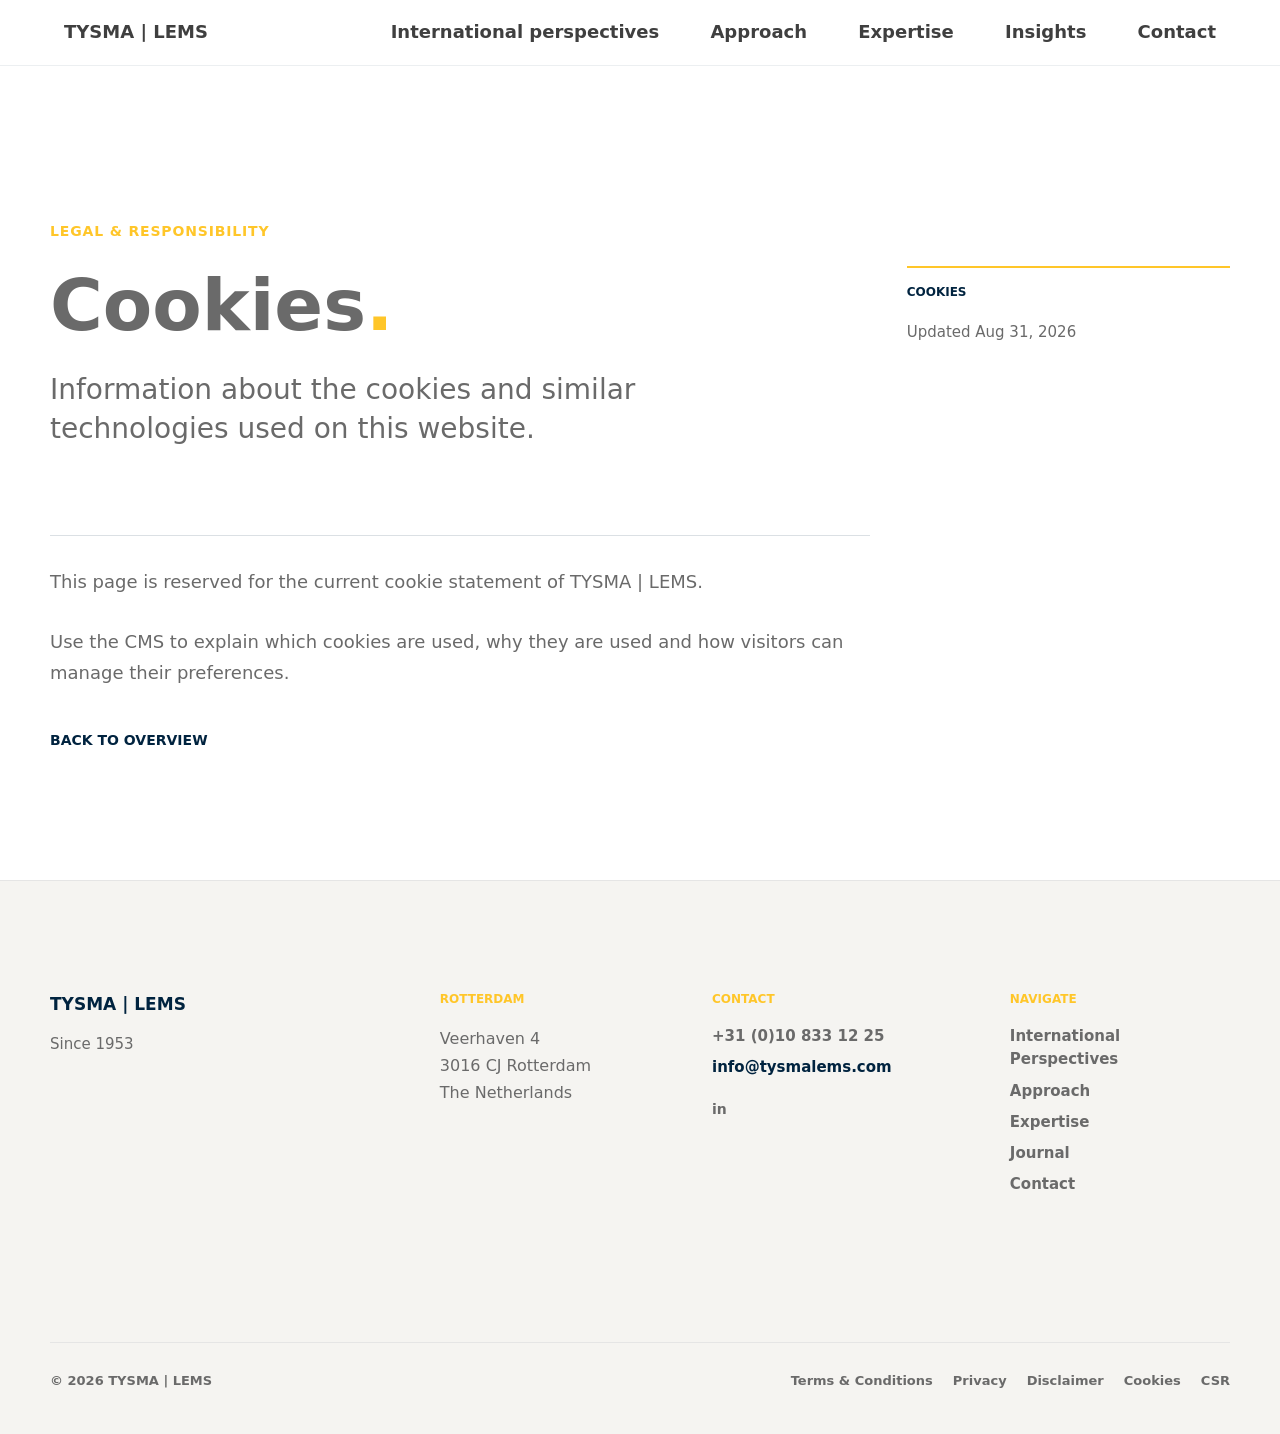
<file: cookies.html>
<!doctype html>
<html lang="en">
  <head>
    <meta charset="utf-8">
    <meta name="viewport" content="width=device-width, initial-scale=1">
    <title>Cookies | TYSMA | LEMS</title>
    <meta name="description" content="Cookie statement for TYSMA | LEMS.">
    <link rel="canonical" href="https://www.tysmalems.com/cookies/">
    <link rel="icon" href="/favicon.ico?v=3" sizes="16x16 32x32 48x48">
    <link rel="icon" href="/favicon.svg?v=3" type="image/svg+xml" sizes="any">
    <link rel="apple-touch-icon" href="/apple-touch-icon.png?v=3" sizes="180x180">
    <link rel="manifest" href="/site.webmanifest?v=3">
    <meta name="theme-color" content="#00233F">
    <meta property="og:image" content="https://www.tysmalems.com/hero-maritime.png">
    <meta property="og:image:alt" content="TYSMA | LEMS">
    <meta name="twitter:image" content="https://www.tysmalems.com/hero-maritime.png">
    <meta name="twitter:card" content="summary_large_image">
    <link rel="stylesheet" href="styles.css?v=43">
  </head>
  <body class="inner-page">
    <header class="site-header" data-header>
      <a class="brand" href="index.html" aria-label="TYSMA | LEMS home">TYSMA | LEMS</a>
      <button class="menu-button" type="button" aria-label="Open menu" aria-expanded="false" data-menu-button>
        <span></span>
        <span></span>
      </button>
      <nav class="site-nav" data-nav>
        <a href="index.html#international-lives">International perspectives</a>
        <a href="approach.html">Approach</a>
        <a href="expertise.html">Expertise</a>
        <a href="insights.html">Insights</a>
        <a href="contact.html">Contact</a>
      </nav>
    </header>

    <main class="page-main">
      <article class="page-section legal-page" data-corporate-page="cookies"></article>
    </main>

    <footer class="site-footer" id="footer">
      <div class="footer-inner">
        <div class="footer-brand-block">
          <div class="footer-mark">TYSMA | LEMS</div>
          <p>Since 1953</p>
        </div>

        <div class="footer-info-grid">
          <section class="footer-section" aria-labelledby="footer-rotterdam">
            <h2 id="footer-rotterdam">Rotterdam</h2>
            <address>
              Veerhaven 4<br>
              3016 CJ Rotterdam<br>
              The Netherlands
            </address>
          </section>

          <section class="footer-section" aria-labelledby="footer-contact">
            <h2 id="footer-contact">Contact</h2>
            <a href="tel:+31108331225">+31 (0)10 833 12 25</a>
            <a href="mailto:info@tysmalems.com">info@tysmalems.com</a>
            <div class="social-links footer-social" aria-label="Social links">
              <a href="https://www.linkedin.com/company/tysma-lems-international-tax-consultants" aria-label="LinkedIn" target="_blank" rel="noopener">in</a>
            </div>
          </section>
        </div>

        <nav class="footer-section footer-nav" aria-labelledby="footer-navigate">
          <h2 id="footer-navigate">Navigate</h2>
          <a href="index.html">International Perspectives</a>
          <a href="approach.html">Approach</a>
          <a href="expertise.html">Expertise</a>
          <a href="insights.html">Journal</a>
          <a href="contact.html">Contact</a>
        </nav>

        <div class="footer-bottom">
          <div class="footer-legal" aria-label="Legal links">
            <a href="terms.html">Terms &amp; Conditions</a>
            <a href="privacy.html">Privacy</a>
            <a href="disclaimer.html">Disclaimer</a>
            <a href="cookies.html">Cookies</a>
            <a href="csr.html">CSR</a>
          </div>
          <span>&copy; 2026 TYSMA | LEMS</span>
        </div>
      </div>
    </footer>

    <script src="/security.js?v=1"></script>
    <script src="seo.js?v=2"></script>
    <script src="script.js?v=50"></script>
    <script src="legal.js?v=50"></script>
  </body>
</html>
</file>
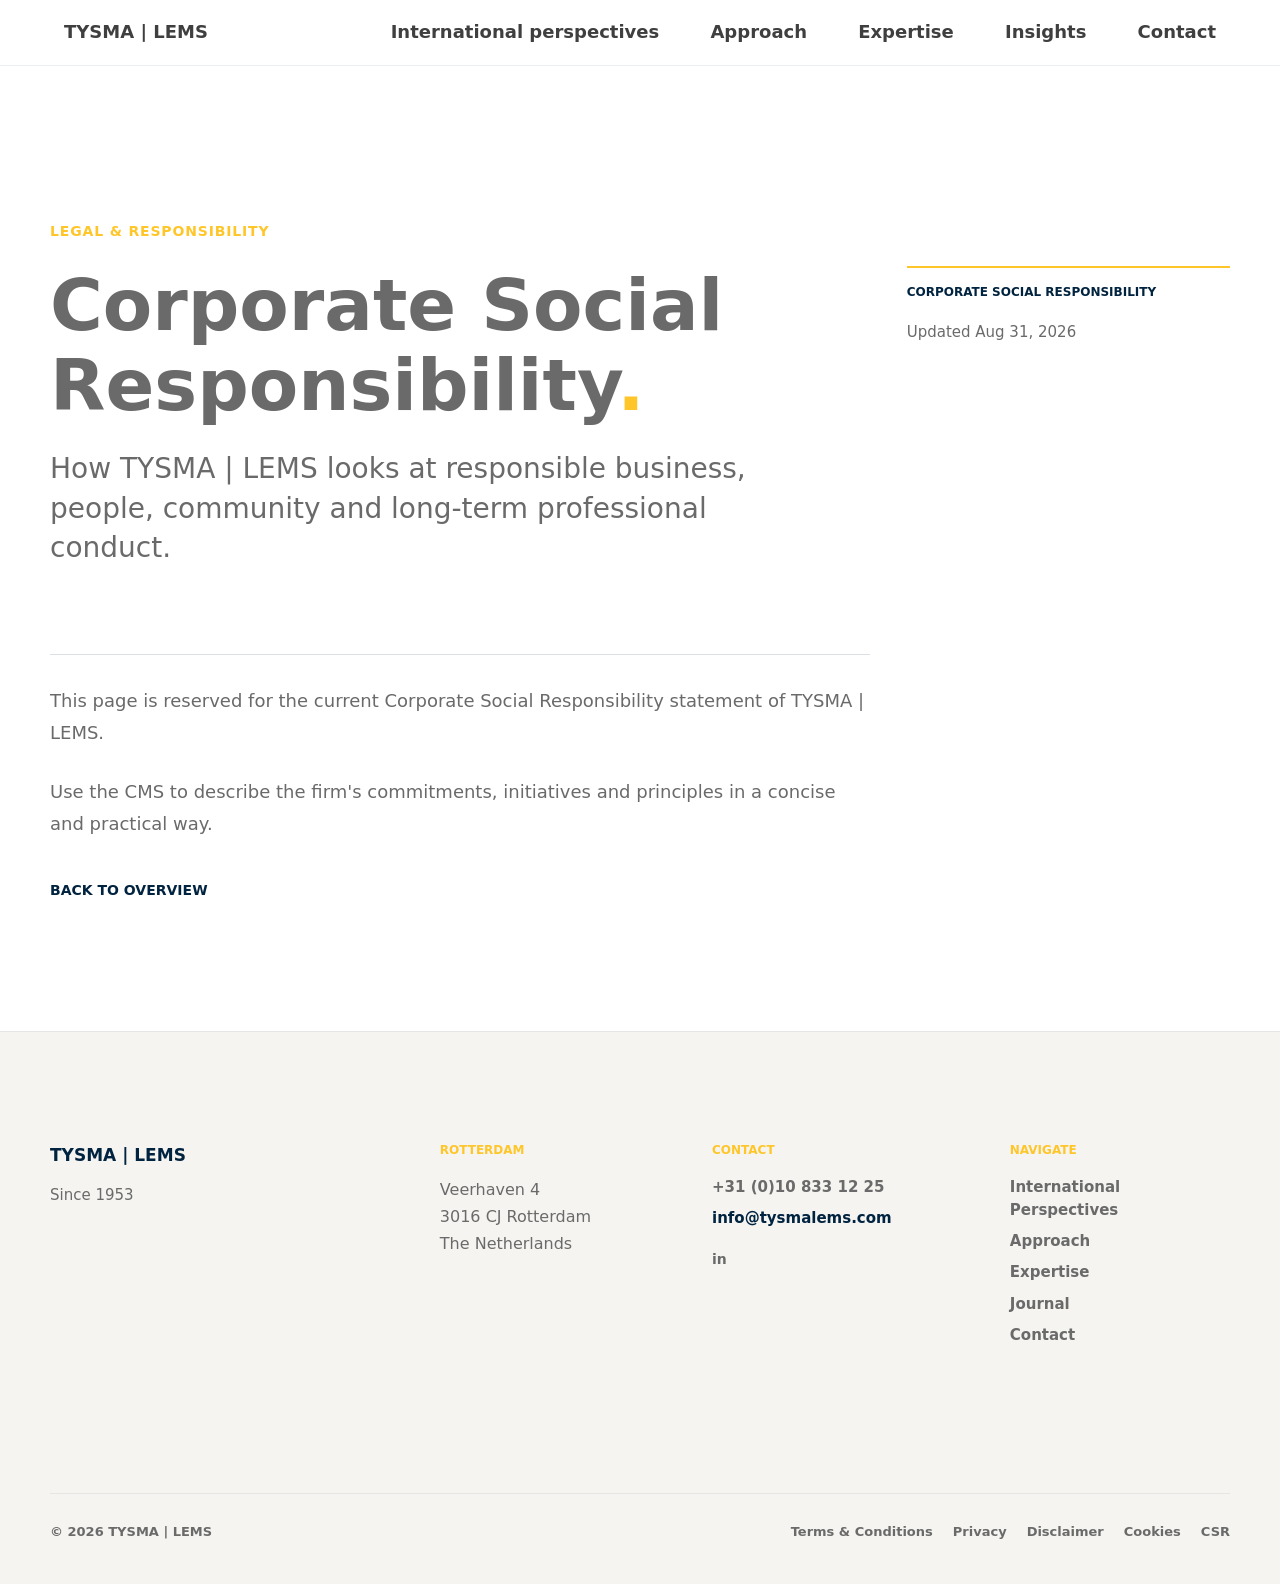
<file: csr.html>
<!doctype html>
<html lang="en">
  <head>
    <meta charset="utf-8">
    <meta name="viewport" content="width=device-width, initial-scale=1">
    <title>Corporate Social Responsibility | TYSMA | LEMS</title>
    <meta name="description" content="Corporate Social Responsibility information from TYSMA | LEMS.">
    <link rel="canonical" href="https://www.tysmalems.com/csr/">
    <link rel="icon" href="/favicon.ico?v=3" sizes="16x16 32x32 48x48">
    <link rel="icon" href="/favicon.svg?v=3" type="image/svg+xml" sizes="any">
    <link rel="apple-touch-icon" href="/apple-touch-icon.png?v=3" sizes="180x180">
    <link rel="manifest" href="/site.webmanifest?v=3">
    <meta name="theme-color" content="#00233F">
    <meta property="og:image" content="https://www.tysmalems.com/hero-maritime.png">
    <meta property="og:image:alt" content="TYSMA | LEMS">
    <meta name="twitter:image" content="https://www.tysmalems.com/hero-maritime.png">
    <meta name="twitter:card" content="summary_large_image">
    <link rel="stylesheet" href="styles.css?v=43">
  </head>
  <body class="inner-page">
    <header class="site-header" data-header>
      <a class="brand" href="index.html" aria-label="TYSMA | LEMS home">TYSMA | LEMS</a>
      <button class="menu-button" type="button" aria-label="Open menu" aria-expanded="false" data-menu-button>
        <span></span>
        <span></span>
      </button>
      <nav class="site-nav" data-nav>
        <a href="index.html#international-lives">International perspectives</a>
        <a href="approach.html">Approach</a>
        <a href="expertise.html">Expertise</a>
        <a href="insights.html">Insights</a>
        <a href="contact.html">Contact</a>
      </nav>
    </header>

    <main class="page-main">
      <article class="page-section legal-page" data-corporate-page="csr"></article>
    </main>

    <footer class="site-footer" id="footer">
      <div class="footer-inner">
        <div class="footer-brand-block">
          <div class="footer-mark">TYSMA | LEMS</div>
          <p>Since 1953</p>
        </div>

        <div class="footer-info-grid">
          <section class="footer-section" aria-labelledby="footer-rotterdam">
            <h2 id="footer-rotterdam">Rotterdam</h2>
            <address>
              Veerhaven 4<br>
              3016 CJ Rotterdam<br>
              The Netherlands
            </address>
          </section>

          <section class="footer-section" aria-labelledby="footer-contact">
            <h2 id="footer-contact">Contact</h2>
            <a href="tel:+31108331225">+31 (0)10 833 12 25</a>
            <a href="mailto:info@tysmalems.com">info@tysmalems.com</a>
            <div class="social-links footer-social" aria-label="Social links">
              <a href="https://www.linkedin.com/company/tysma-lems-international-tax-consultants" aria-label="LinkedIn" target="_blank" rel="noopener">in</a>
            </div>
          </section>
        </div>

        <nav class="footer-section footer-nav" aria-labelledby="footer-navigate">
          <h2 id="footer-navigate">Navigate</h2>
          <a href="index.html">International Perspectives</a>
          <a href="approach.html">Approach</a>
          <a href="expertise.html">Expertise</a>
          <a href="insights.html">Journal</a>
          <a href="contact.html">Contact</a>
        </nav>

        <div class="footer-bottom">
          <div class="footer-legal" aria-label="Legal links">
            <a href="terms.html">Terms &amp; Conditions</a>
            <a href="privacy.html">Privacy</a>
            <a href="disclaimer.html">Disclaimer</a>
            <a href="cookies.html">Cookies</a>
            <a href="csr.html">CSR</a>
          </div>
          <span>&copy; 2026 TYSMA | LEMS</span>
        </div>
      </div>
    </footer>

    <script src="/security.js?v=1"></script>
    <script src="seo.js?v=2"></script>
    <script src="script.js?v=50"></script>
    <script src="legal.js?v=50"></script>
  </body>
</html>
</file>
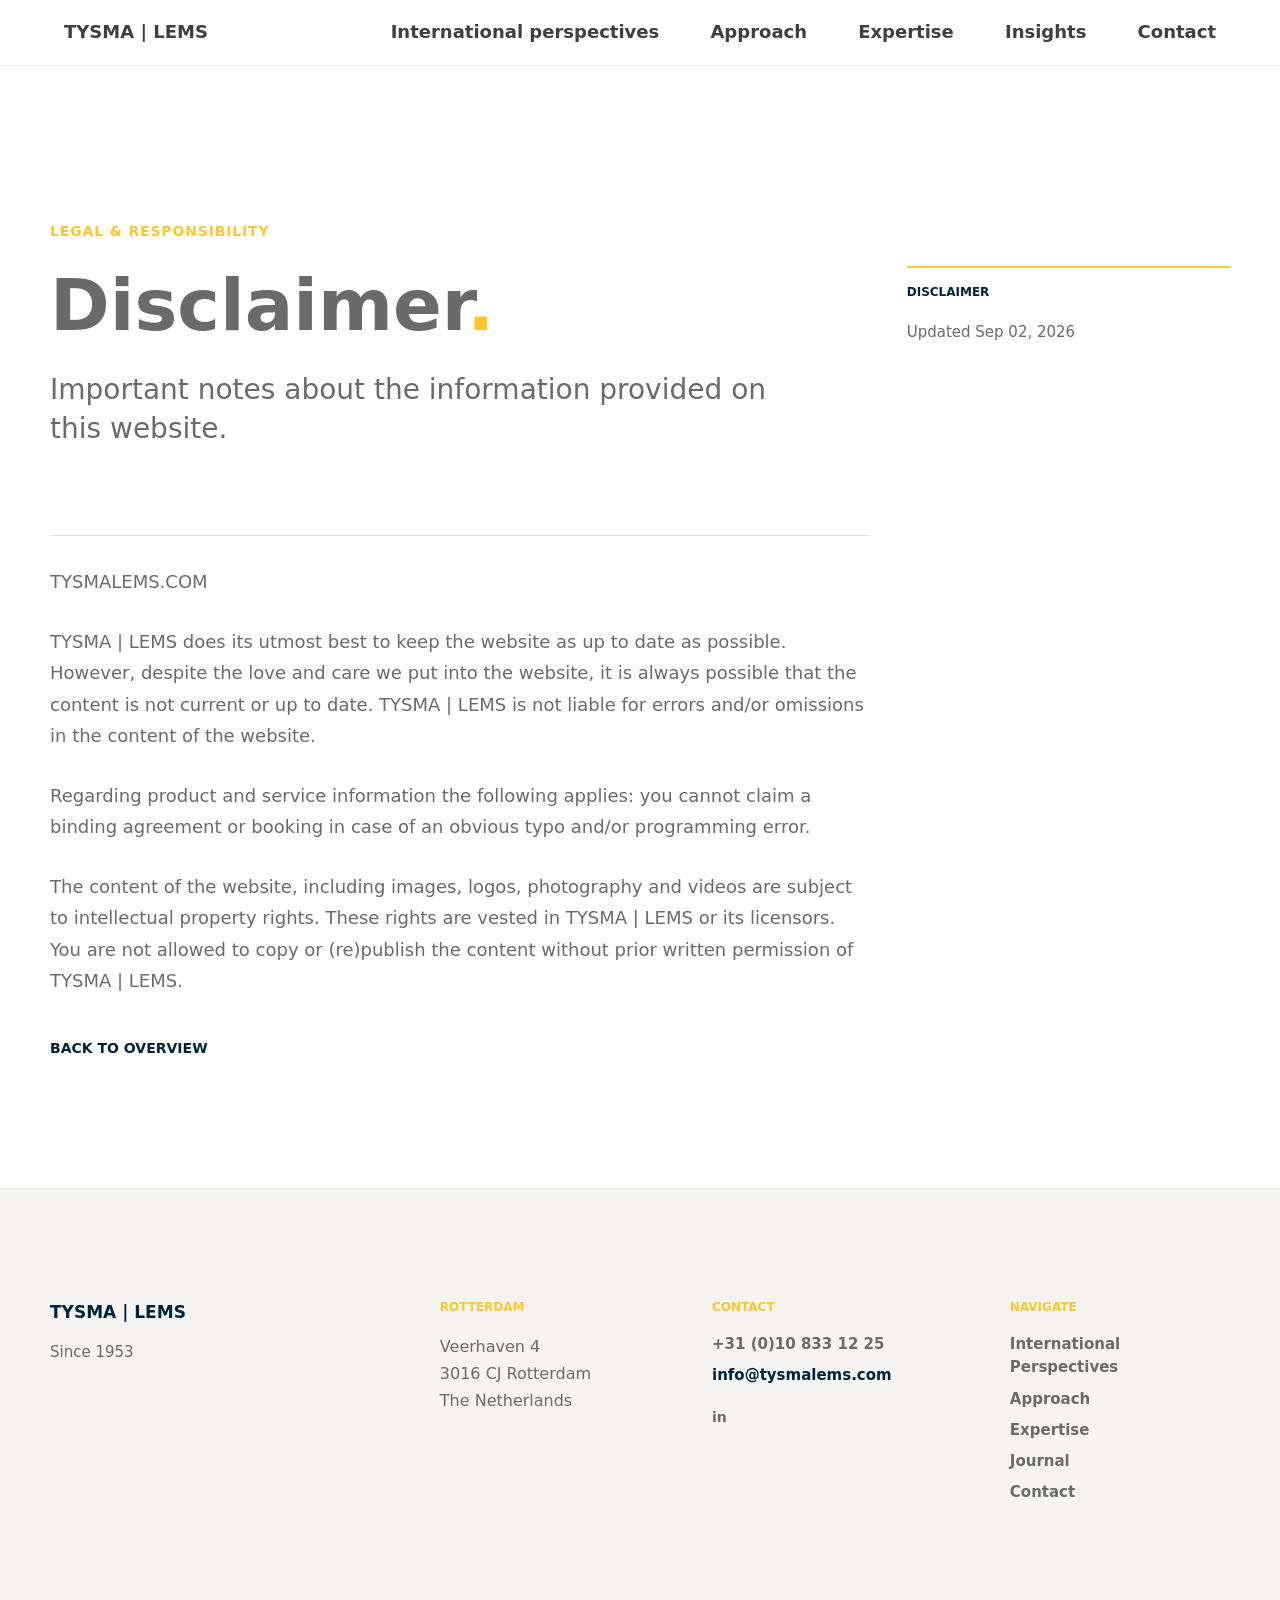
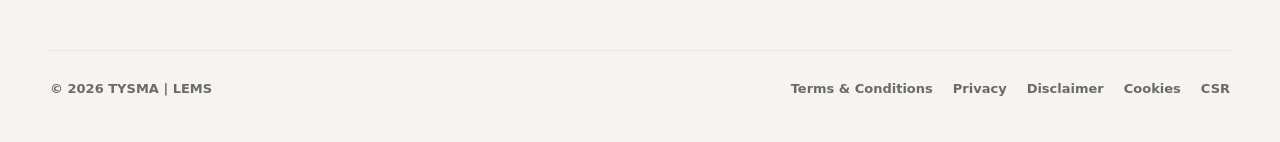
<file: disclaimer.html>
<!doctype html>
<html lang="en">
  <head>
    <meta charset="utf-8">
    <meta name="viewport" content="width=device-width, initial-scale=1">
    <title>Disclaimer | TYSMA | LEMS</title>
    <meta name="description" content="Website disclaimer for TYSMA | LEMS.">
    <link rel="canonical" href="https://www.tysmalems.com/disclaimer/">
    <link rel="icon" href="/favicon.ico?v=3" sizes="16x16 32x32 48x48">
    <link rel="icon" href="/favicon.svg?v=3" type="image/svg+xml" sizes="any">
    <link rel="apple-touch-icon" href="/apple-touch-icon.png?v=3" sizes="180x180">
    <link rel="manifest" href="/site.webmanifest?v=3">
    <meta name="theme-color" content="#00233F">
    <meta property="og:image" content="https://www.tysmalems.com/hero-maritime.png">
    <meta property="og:image:alt" content="TYSMA | LEMS">
    <meta name="twitter:image" content="https://www.tysmalems.com/hero-maritime.png">
    <meta name="twitter:card" content="summary_large_image">
    <link rel="stylesheet" href="styles.css?v=43">
  </head>
  <body class="inner-page">
    <header class="site-header" data-header>
      <a class="brand" href="index.html" aria-label="TYSMA | LEMS home">TYSMA | LEMS</a>
      <button class="menu-button" type="button" aria-label="Open menu" aria-expanded="false" data-menu-button>
        <span></span>
        <span></span>
      </button>
      <nav class="site-nav" data-nav>
        <a href="index.html#international-lives">International perspectives</a>
        <a href="approach.html">Approach</a>
        <a href="expertise.html">Expertise</a>
        <a href="insights.html">Insights</a>
        <a href="contact.html">Contact</a>
      </nav>
    </header>

    <main class="page-main">
      <article class="page-section legal-page" data-corporate-page="disclaimer"></article>
    </main>

    <footer class="site-footer" id="footer">
      <div class="footer-inner">
        <div class="footer-brand-block">
          <div class="footer-mark">TYSMA | LEMS</div>
          <p>Since 1953</p>
        </div>

        <div class="footer-info-grid">
          <section class="footer-section" aria-labelledby="footer-rotterdam">
            <h2 id="footer-rotterdam">Rotterdam</h2>
            <address>
              Veerhaven 4<br>
              3016 CJ Rotterdam<br>
              The Netherlands
            </address>
          </section>

          <section class="footer-section" aria-labelledby="footer-contact">
            <h2 id="footer-contact">Contact</h2>
            <a href="tel:+31108331225">+31 (0)10 833 12 25</a>
            <a href="mailto:info@tysmalems.com">info@tysmalems.com</a>
            <div class="social-links footer-social" aria-label="Social links">
              <a href="https://www.linkedin.com/company/tysma-lems-international-tax-consultants" aria-label="LinkedIn" target="_blank" rel="noopener">in</a>
            </div>
          </section>
        </div>

        <nav class="footer-section footer-nav" aria-labelledby="footer-navigate">
          <h2 id="footer-navigate">Navigate</h2>
          <a href="index.html">International Perspectives</a>
          <a href="approach.html">Approach</a>
          <a href="expertise.html">Expertise</a>
          <a href="insights.html">Journal</a>
          <a href="contact.html">Contact</a>
        </nav>

        <div class="footer-bottom">
          <div class="footer-legal" aria-label="Legal links">
            <a href="terms.html">Terms &amp; Conditions</a>
            <a href="privacy.html">Privacy</a>
            <a href="disclaimer.html">Disclaimer</a>
            <a href="cookies.html">Cookies</a>
            <a href="csr.html">CSR</a>
          </div>
          <span>&copy; 2026 TYSMA | LEMS</span>
        </div>
      </div>
    </footer>

    <script src="/security.js?v=1"></script>
    <script src="seo.js?v=2"></script>
    <script src="script.js?v=50"></script>
    <script src="legal.js?v=50"></script>
  </body>
</html>
</file>
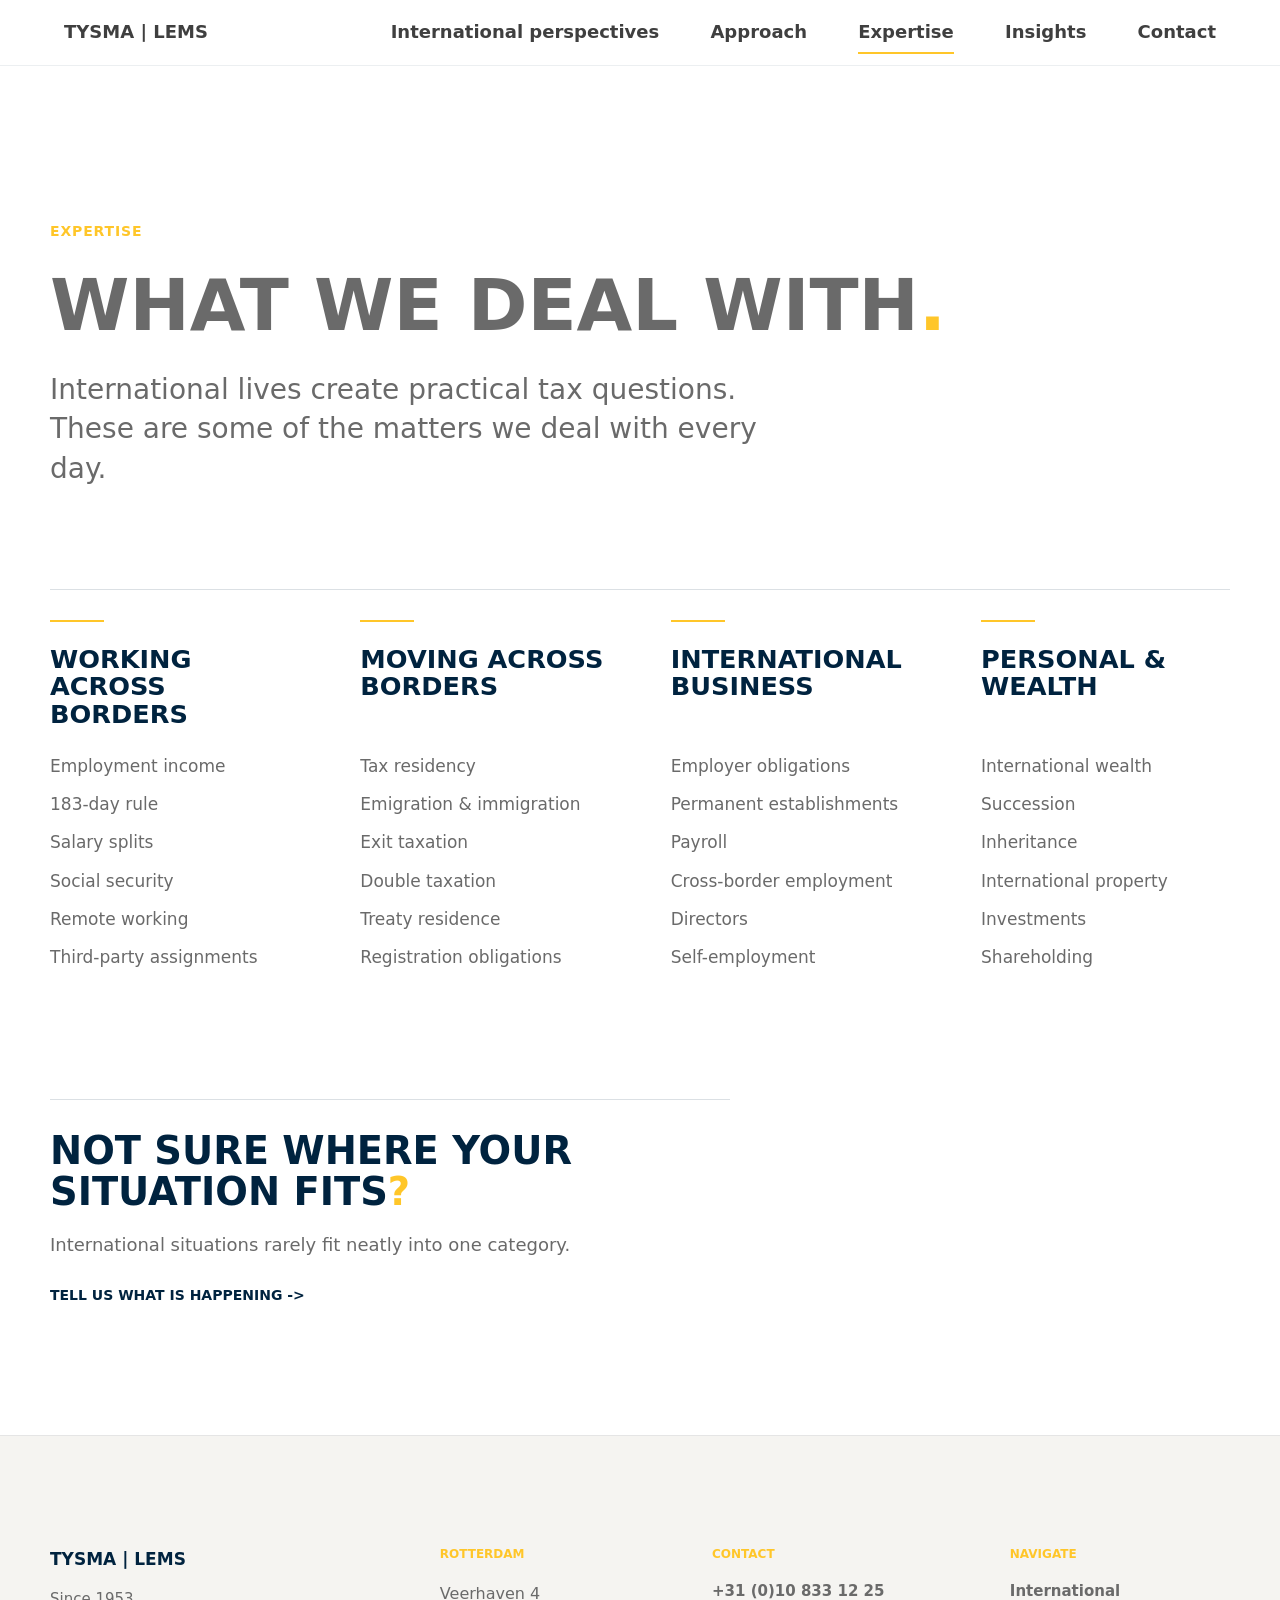
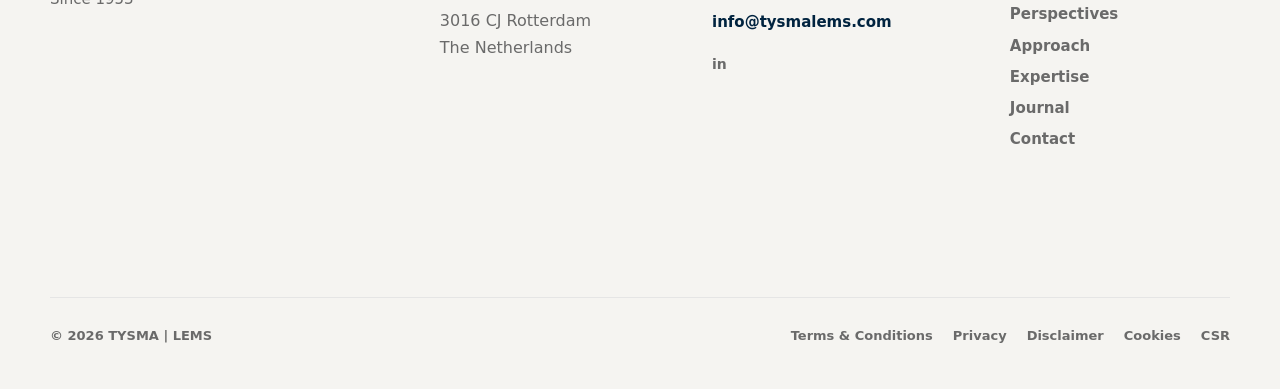
<file: expertise.html>
<!doctype html>
<html lang="en">
  <head>
    <meta charset="utf-8">
    <meta name="viewport" content="width=device-width, initial-scale=1">
    <title>Expertise | TYSMA | LEMS</title>
    <meta name="description" content="The practical international tax matters TYSMA | LEMS deals with for globally mobile people, businesses and private clients.">
    <link rel="canonical" href="https://www.tysmalems.com/expertise/">
    <meta property="og:title" content="Expertise | TYSMA | LEMS">
    <meta property="og:description" content="Clear enough to recognise your situation. Restrained enough to remain TYSMA | LEMS.">
    <meta property="og:type" content="website">
    <meta property="og:url" content="https://www.tysmalems.com/expertise/">
    <link rel="icon" href="/favicon.ico?v=3" sizes="16x16 32x32 48x48">
    <link rel="icon" href="/favicon.svg?v=3" type="image/svg+xml" sizes="any">
    <link rel="apple-touch-icon" href="/apple-touch-icon.png?v=3" sizes="180x180">
    <link rel="manifest" href="/site.webmanifest?v=3">
    <meta name="theme-color" content="#00233F">
    <meta property="og:image" content="https://www.tysmalems.com/hero-maritime.png">
    <meta property="og:image:alt" content="TYSMA | LEMS">
    <meta name="twitter:image" content="https://www.tysmalems.com/hero-maritime.png">
    <meta name="twitter:card" content="summary_large_image">
    <link rel="stylesheet" href="styles.css?v=43">
  </head>
  <body class="inner-page">
    <header class="site-header" data-header>
      <a class="brand" href="index.html" aria-label="TYSMA | LEMS home">TYSMA | LEMS</a>
      <button class="menu-button" type="button" aria-label="Open menu" aria-expanded="false" data-menu-button>
        <span></span>
        <span></span>
      </button>
      <nav class="site-nav" data-nav>
        <a href="index.html#international-lives">International perspectives</a>
        <a href="approach.html">Approach</a>
        <a href="expertise.html" aria-current="page">Expertise</a>
        <a href="insights.html">Insights</a>
        <a href="contact.html">Contact</a>
      </nav>
    </header>

    <main class="page-main">
      <section class="page-section expertise-page">
        <div class="section-label">Expertise</div>
        <h1 class="page-title">WHAT WE DEAL WITH<span class="brand-dot">.</span></h1>
        <p class="expertise-intro">International lives create practical tax questions. These are some of the matters we deal with every day.</p>

        <div class="expertise-index" aria-label="Expertise topics">
          <section class="expertise-topic-group" data-expertise-topic-group="working-across-borders">
            <span class="expertise-rule" aria-hidden="true"></span>
            <h2>Working across borders</h2>
            <ul>
              <li data-expertise-topic="employment-income">Employment income</li>
              <li data-expertise-topic="183-day-rule">183-day rule</li>
              <li data-expertise-topic="salary-splits">Salary splits</li>
              <li data-expertise-topic="social-security">Social security</li>
              <li data-expertise-topic="remote-working">Remote working</li>
              <li data-expertise-topic="third-party-assignments">Third-party assignments</li>
            </ul>
          </section>

          <section class="expertise-topic-group" data-expertise-topic-group="moving-across-borders">
            <span class="expertise-rule" aria-hidden="true"></span>
            <h2>Moving across borders</h2>
            <ul>
              <li data-expertise-topic="tax-residency">Tax residency</li>
              <li data-expertise-topic="emigration-immigration">Emigration &amp; immigration</li>
              <li data-expertise-topic="exit-taxation">Exit taxation</li>
              <li data-expertise-topic="double-taxation">Double taxation</li>
              <li data-expertise-topic="treaty-residence">Treaty residence</li>
              <li data-expertise-topic="registration-obligations">Registration obligations</li>
            </ul>
          </section>

          <section class="expertise-topic-group" data-expertise-topic-group="international-business">
            <span class="expertise-rule" aria-hidden="true"></span>
            <h2>International business</h2>
            <ul>
              <li data-expertise-topic="employer-obligations">Employer obligations</li>
              <li data-expertise-topic="permanent-establishments">Permanent establishments</li>
              <li data-expertise-topic="payroll">Payroll</li>
              <li data-expertise-topic="cross-border-employment">Cross-border employment</li>
              <li data-expertise-topic="directors">Directors</li>
              <li data-expertise-topic="self-employment">Self-employment</li>
            </ul>
          </section>

          <section class="expertise-topic-group" data-expertise-topic-group="personal-wealth">
            <span class="expertise-rule" aria-hidden="true"></span>
            <h2>Personal &amp; wealth</h2>
            <ul>
              <li data-expertise-topic="international-wealth">International wealth</li>
              <li data-expertise-topic="succession">Succession</li>
              <li data-expertise-topic="inheritance">Inheritance</li>
              <li data-expertise-topic="international-property">International property</li>
              <li data-expertise-topic="investments">Investments</li>
              <li data-expertise-topic="shareholding">Shareholding</li>
            </ul>
          </section>
        </div>

        <aside class="expertise-closing">
          <h2>Not sure where your situation fits<span class="brand-dot">?</span></h2>
          <p>International situations rarely fit neatly into one category.</p>
          <a class="text-link" href="contact.html">Tell us what is happening -&gt;</a>
        </aside>
      </section>
    </main>

    <footer class="site-footer" id="footer">
      <div class="footer-inner">
        <div class="footer-brand-block">
          <div class="footer-mark">TYSMA | LEMS</div>
          <p>Since 1953</p>
        </div>

        <div class="footer-info-grid">
          <section class="footer-section" aria-labelledby="footer-rotterdam">
            <h2 id="footer-rotterdam">Rotterdam</h2>
            <address>
              Veerhaven 4<br>
              3016 CJ Rotterdam<br>
              The Netherlands
            </address>
          </section>

          <section class="footer-section" aria-labelledby="footer-contact">
            <h2 id="footer-contact">Contact</h2>
            <a href="tel:+31108331225">+31 (0)10 833 12 25</a>
            <a href="mailto:info@tysmalems.com">info@tysmalems.com</a>
            <div class="social-links footer-social" aria-label="Social links">
              <a href="https://www.linkedin.com/company/tysma-lems-international-tax-consultants" aria-label="LinkedIn" target="_blank" rel="noopener">in</a>
            </div>
          </section>
        </div>

        <nav class="footer-section footer-nav" aria-labelledby="footer-navigate">
          <h2 id="footer-navigate">Navigate</h2>
          <a href="index.html">International Perspectives</a>
          <a href="approach.html">Approach</a>
          <a href="expertise.html">Expertise</a>
          <a href="insights.html">Journal</a>
          <a href="contact.html">Contact</a>
        </nav>

        <div class="footer-bottom">
          <div class="footer-legal" aria-label="Legal links">
            <a href="terms.html">Terms &amp; Conditions</a>
            <a href="privacy.html">Privacy</a>
            <a href="disclaimer.html">Disclaimer</a>
            <a href="cookies.html">Cookies</a>
            <a href="csr.html">CSR</a>
          </div>
          <span>&copy; 2026 TYSMA | LEMS</span>
        </div>
      </div>
    </footer>

    <script src="/security.js?v=1"></script>
    <script src="seo.js?v=2"></script>
    <script src="script.js?v=50"></script>
  </body>
</html>
</file>
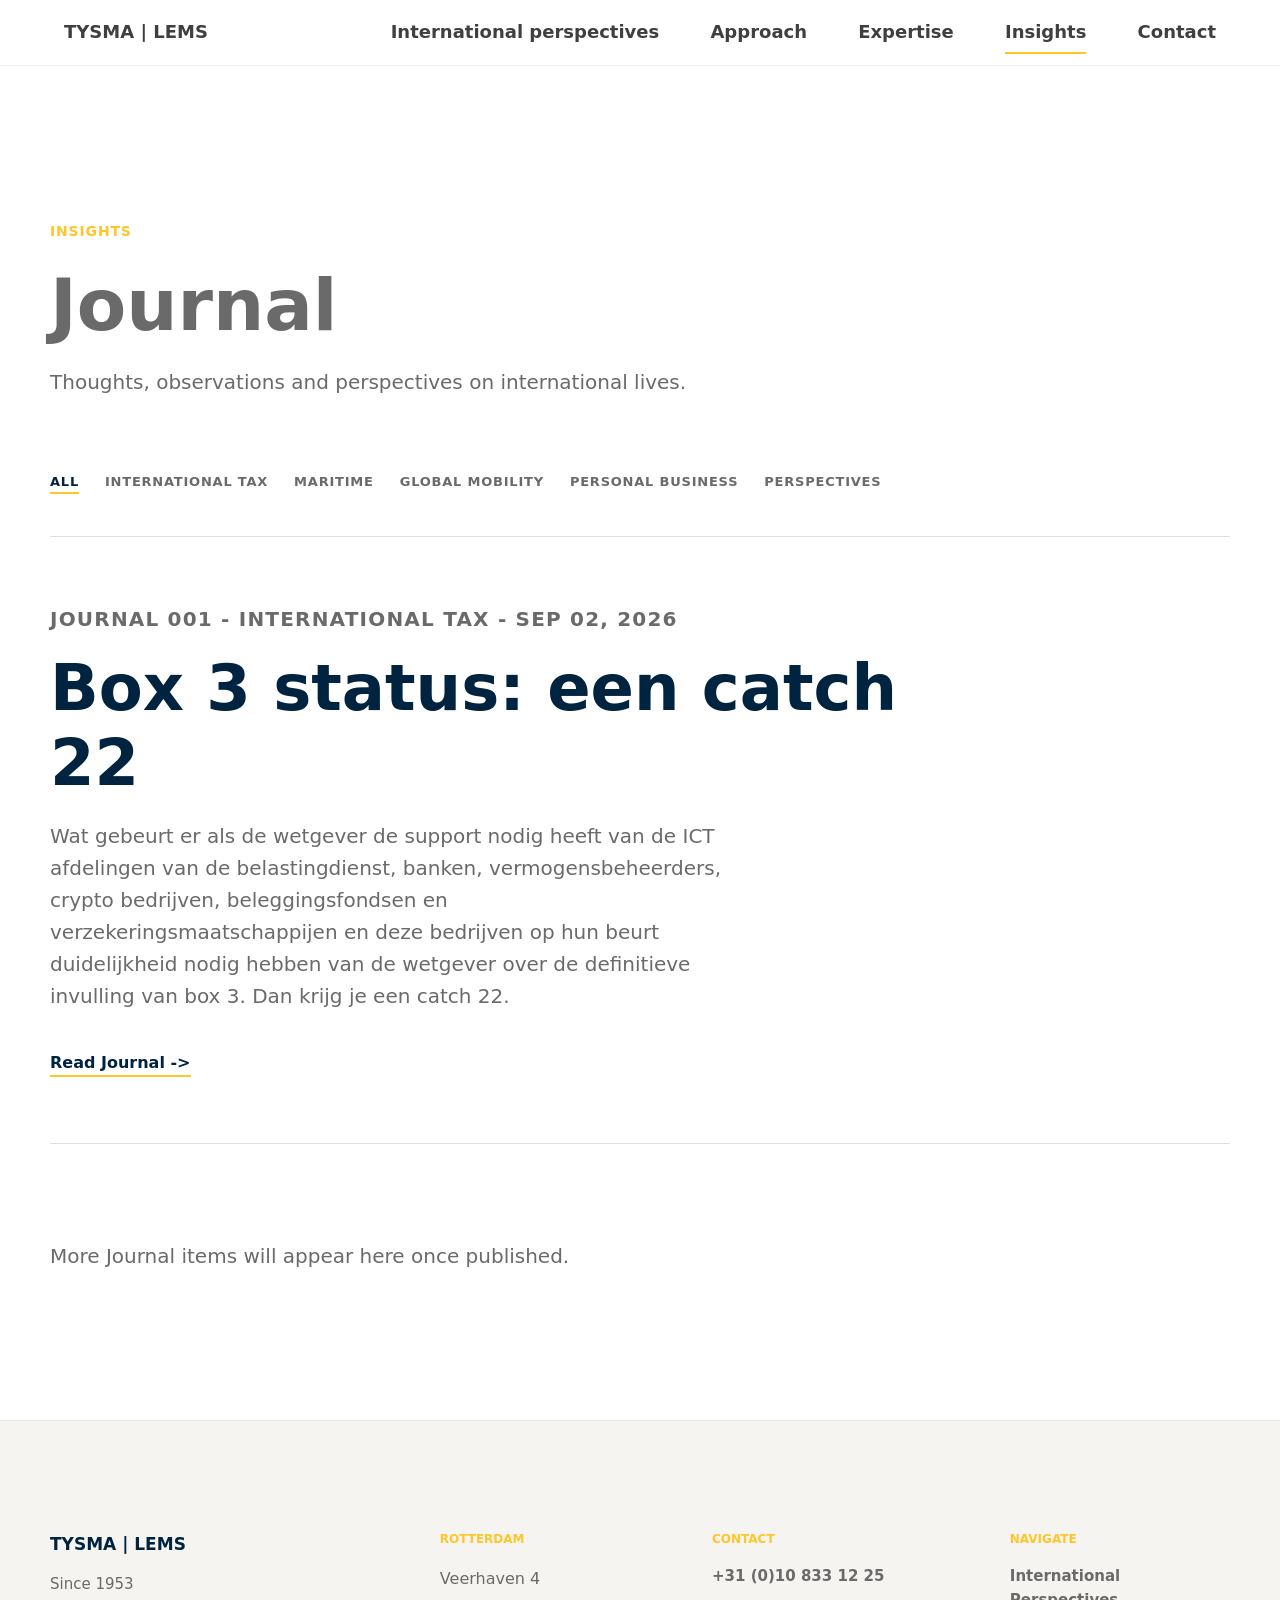
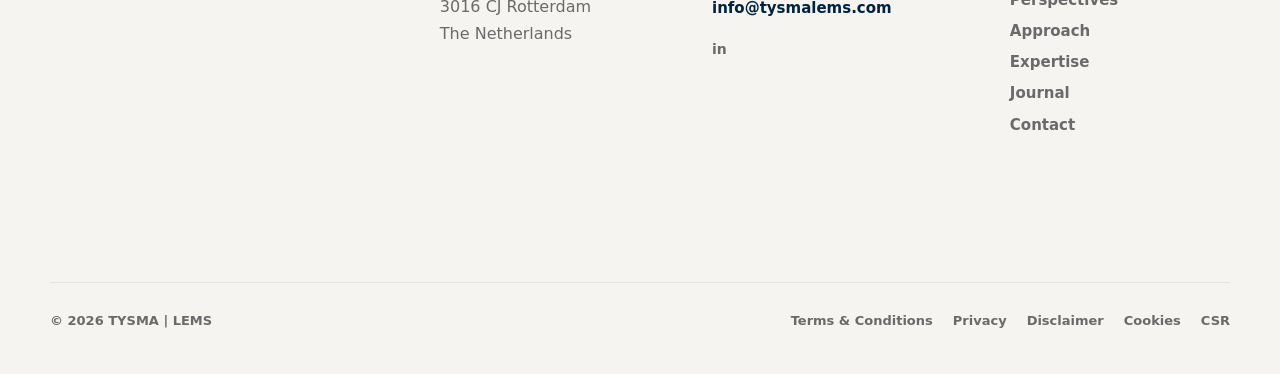
<file: insights.html>
<!doctype html>
<html lang="en">
  <head>
    <meta charset="utf-8">
    <meta name="viewport" content="width=device-width, initial-scale=1">
    <title>Insights | TYSMA | LEMS</title>
    <meta name="description" content="International tax notes and practical cross-border observations.">
    <link rel="canonical" href="https://www.tysmalems.com/journal/">
    <link rel="alternate" type="application/rss+xml" title="TYSMA | LEMS Journal" href="https://www.tysmalems.com/rss.xml">
    <meta property="og:title" content="Journal | TYSMA | LEMS">
    <meta property="og:description" content="Thoughts, observations and perspectives on international lives.">
    <meta property="og:type" content="website">
    <meta property="og:url" content="https://www.tysmalems.com/journal/">
    <link rel="icon" href="/favicon.ico?v=3" sizes="16x16 32x32 48x48">
    <link rel="icon" href="/favicon.svg?v=3" type="image/svg+xml" sizes="any">
    <link rel="apple-touch-icon" href="/apple-touch-icon.png?v=3" sizes="180x180">
    <link rel="manifest" href="/site.webmanifest?v=3">
    <meta name="theme-color" content="#00233F">
    <meta property="og:image" content="https://www.tysmalems.com/hero-maritime.png">
    <meta property="og:image:alt" content="TYSMA | LEMS">
    <meta name="twitter:image" content="https://www.tysmalems.com/hero-maritime.png">
    <meta name="twitter:card" content="summary_large_image">
    <link rel="stylesheet" href="styles.css?v=43">
  </head>
  <body class="inner-page">
    <header class="site-header" data-header>
      <a class="brand" href="index.html" aria-label="TYSMA | LEMS home">TYSMA | LEMS</a>
      <button class="menu-button" type="button" aria-label="Open menu" aria-expanded="false" data-menu-button>
        <span></span>
        <span></span>
      </button>
      <nav class="site-nav" data-nav>
        <a href="index.html#international-lives">International perspectives</a>
        <a href="approach.html">Approach</a>
        <a href="expertise.html">Expertise</a>
        <a href="insights.html" aria-current="page">Insights</a>
        <a href="contact.html">Contact</a>
      </nav>
    </header>

    <main class="page-main">
      <section class="page-section journal-page">
        <div class="section-label">Insights</div>
        <h1 class="page-title">Journal</h1>
        <p>Thoughts, observations and perspectives on international lives.</p>
        <div class="journal-filters" data-journal-filters></div>
        <div class="journal-featured" data-journal-featured></div>
        <div class="journal-list" data-journal-list></div>
      </section>
    </main>

    <footer class="site-footer" id="footer">
      <div class="footer-inner">
        <div class="footer-brand-block">
          <div class="footer-mark">TYSMA | LEMS</div>
          <p>Since 1953</p>
        </div>

        <div class="footer-info-grid">
          <section class="footer-section" aria-labelledby="footer-rotterdam">
            <h2 id="footer-rotterdam">Rotterdam</h2>
            <address>
              Veerhaven 4<br>
              3016 CJ Rotterdam<br>
              The Netherlands
            </address>
          </section>

          <section class="footer-section" aria-labelledby="footer-contact">
            <h2 id="footer-contact">Contact</h2>
            <a href="tel:+31108331225">+31 (0)10 833 12 25</a>
            <a href="mailto:info@tysmalems.com">info@tysmalems.com</a>
            <div class="social-links footer-social" aria-label="Social links">
              <a href="https://www.linkedin.com/company/tysma-lems-international-tax-consultants" aria-label="LinkedIn" target="_blank" rel="noopener">in</a>
            </div>
          </section>
        </div>

        <nav class="footer-section footer-nav" aria-labelledby="footer-navigate">
          <h2 id="footer-navigate">Navigate</h2>
          <a href="index.html">International Perspectives</a>
          <a href="approach.html">Approach</a>
          <a href="expertise.html">Expertise</a>
          <a href="insights.html">Journal</a>
          <a href="contact.html">Contact</a>
        </nav>

        <div class="footer-bottom">
          <div class="footer-legal" aria-label="Legal links">
            <a href="terms.html">Terms &amp; Conditions</a>
            <a href="privacy.html">Privacy</a>
            <a href="disclaimer.html">Disclaimer</a>
            <a href="cookies.html">Cookies</a>
            <a href="csr.html">CSR</a>
          </div>
          <span>&copy; 2026 TYSMA | LEMS</span>
        </div>
      </div>
    </footer>

    <script src="/security.js?v=1"></script>
    <script src="seo.js?v=2"></script>
    <script src="script.js?v=50"></script>
    <script src="journal.js?v=50"></script>
  </body>
</html>
</file>
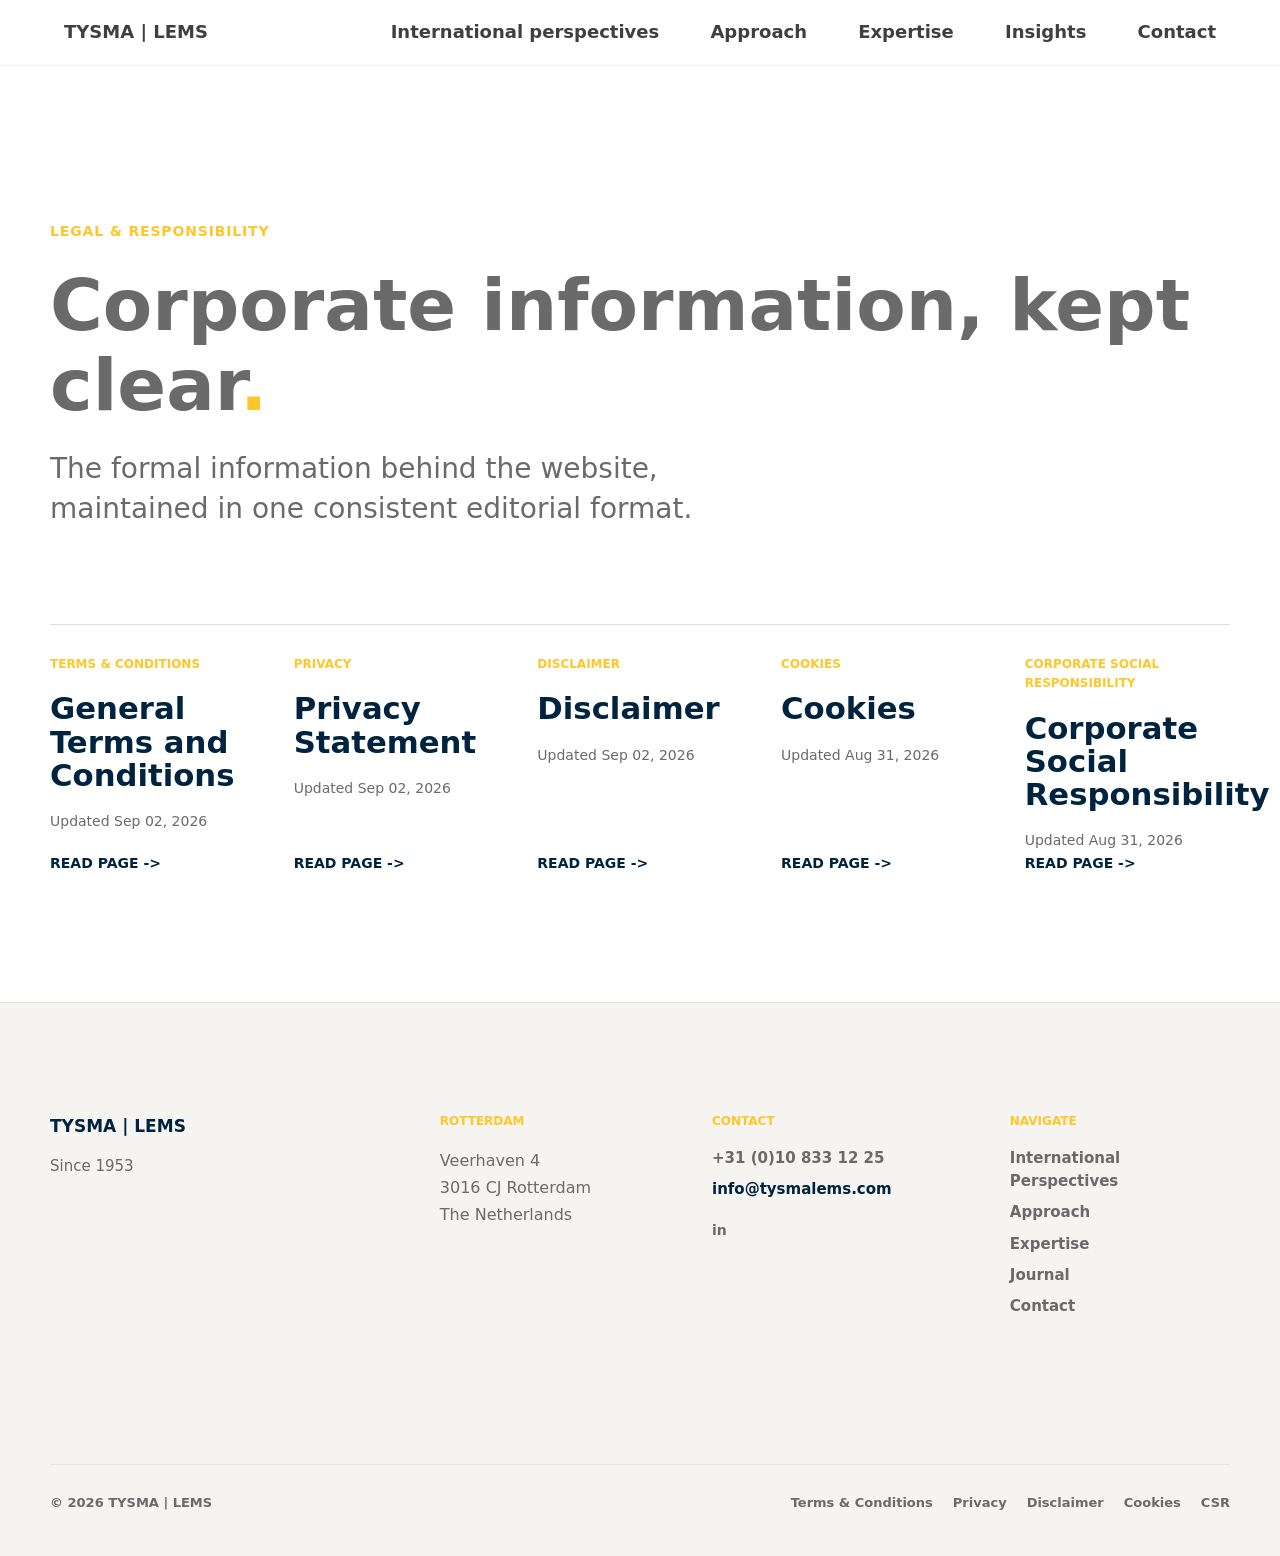
<file: legal.html>
<!doctype html>
<html lang="en">
  <head>
    <meta charset="utf-8">
    <meta name="viewport" content="width=device-width, initial-scale=1">
    <title>Legal & Responsibility | TYSMA | LEMS</title>
    <meta name="description" content="Legal information and Corporate Social Responsibility pages from TYSMA | LEMS.">
    <link rel="canonical" href="https://www.tysmalems.com/legal/">
    <link rel="icon" href="/favicon.ico?v=3" sizes="16x16 32x32 48x48">
    <link rel="icon" href="/favicon.svg?v=3" type="image/svg+xml" sizes="any">
    <link rel="apple-touch-icon" href="/apple-touch-icon.png?v=3" sizes="180x180">
    <link rel="manifest" href="/site.webmanifest?v=3">
    <meta name="theme-color" content="#00233F">
    <meta property="og:image" content="https://www.tysmalems.com/hero-maritime.png">
    <meta property="og:image:alt" content="TYSMA | LEMS">
    <meta name="twitter:image" content="https://www.tysmalems.com/hero-maritime.png">
    <meta name="twitter:card" content="summary_large_image">
    <link rel="stylesheet" href="styles.css?v=43">
  </head>
  <body class="inner-page">
    <header class="site-header" data-header>
      <a class="brand" href="index.html" aria-label="TYSMA | LEMS home">TYSMA | LEMS</a>
      <button class="menu-button" type="button" aria-label="Open menu" aria-expanded="false" data-menu-button>
        <span></span>
        <span></span>
      </button>
      <nav class="site-nav" data-nav>
        <a href="index.html#international-lives">International perspectives</a>
        <a href="approach.html">Approach</a>
        <a href="expertise.html">Expertise</a>
        <a href="insights.html">Insights</a>
        <a href="contact.html">Contact</a>
      </nav>
    </header>

    <main class="page-main">
      <section class="page-section legal-page" data-legal-hub></section>
    </main>

    <footer class="site-footer" id="footer">
      <div class="footer-inner">
        <div class="footer-brand-block">
          <div class="footer-mark">TYSMA | LEMS</div>
          <p>Since 1953</p>
        </div>

        <div class="footer-info-grid">
          <section class="footer-section" aria-labelledby="footer-rotterdam">
            <h2 id="footer-rotterdam">Rotterdam</h2>
            <address>
              Veerhaven 4<br>
              3016 CJ Rotterdam<br>
              The Netherlands
            </address>
          </section>

          <section class="footer-section" aria-labelledby="footer-contact">
            <h2 id="footer-contact">Contact</h2>
            <a href="tel:+31108331225">+31 (0)10 833 12 25</a>
            <a href="mailto:info@tysmalems.com">info@tysmalems.com</a>
            <div class="social-links footer-social" aria-label="Social links">
              <a href="https://www.linkedin.com/company/tysma-lems-international-tax-consultants" aria-label="LinkedIn" target="_blank" rel="noopener">in</a>
            </div>
          </section>
        </div>

        <nav class="footer-section footer-nav" aria-labelledby="footer-navigate">
          <h2 id="footer-navigate">Navigate</h2>
          <a href="index.html">International Perspectives</a>
          <a href="approach.html">Approach</a>
          <a href="expertise.html">Expertise</a>
          <a href="insights.html">Journal</a>
          <a href="contact.html">Contact</a>
        </nav>

        <div class="footer-bottom">
          <div class="footer-legal" aria-label="Legal links">
            <a href="terms.html">Terms &amp; Conditions</a>
            <a href="privacy.html">Privacy</a>
            <a href="disclaimer.html">Disclaimer</a>
            <a href="cookies.html">Cookies</a>
            <a href="csr.html">CSR</a>
          </div>
          <span>&copy; 2026 TYSMA | LEMS</span>
        </div>
      </div>
    </footer>

    <script src="/security.js?v=1"></script>
    <script src="seo.js?v=2"></script>
    <script src="script.js?v=50"></script>
    <script src="legal.js?v=50"></script>
  </body>
</html>
</file>
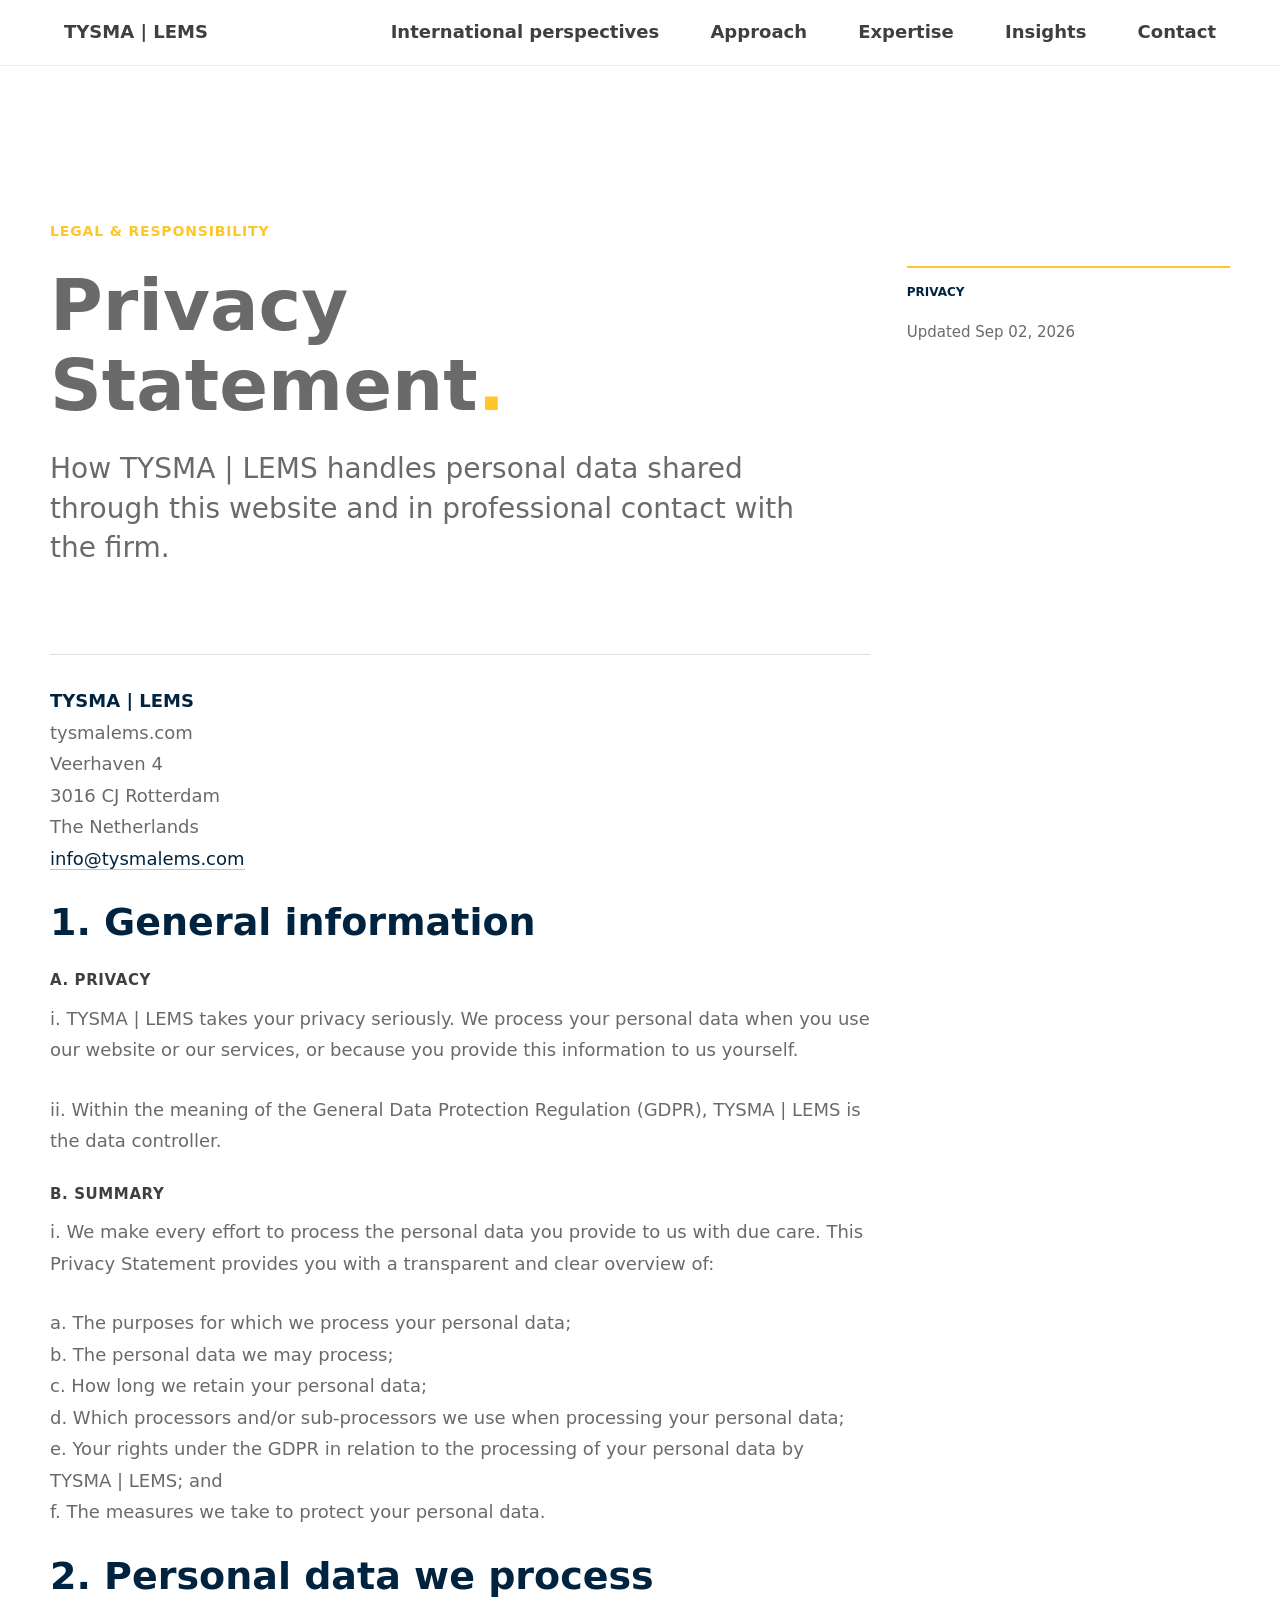
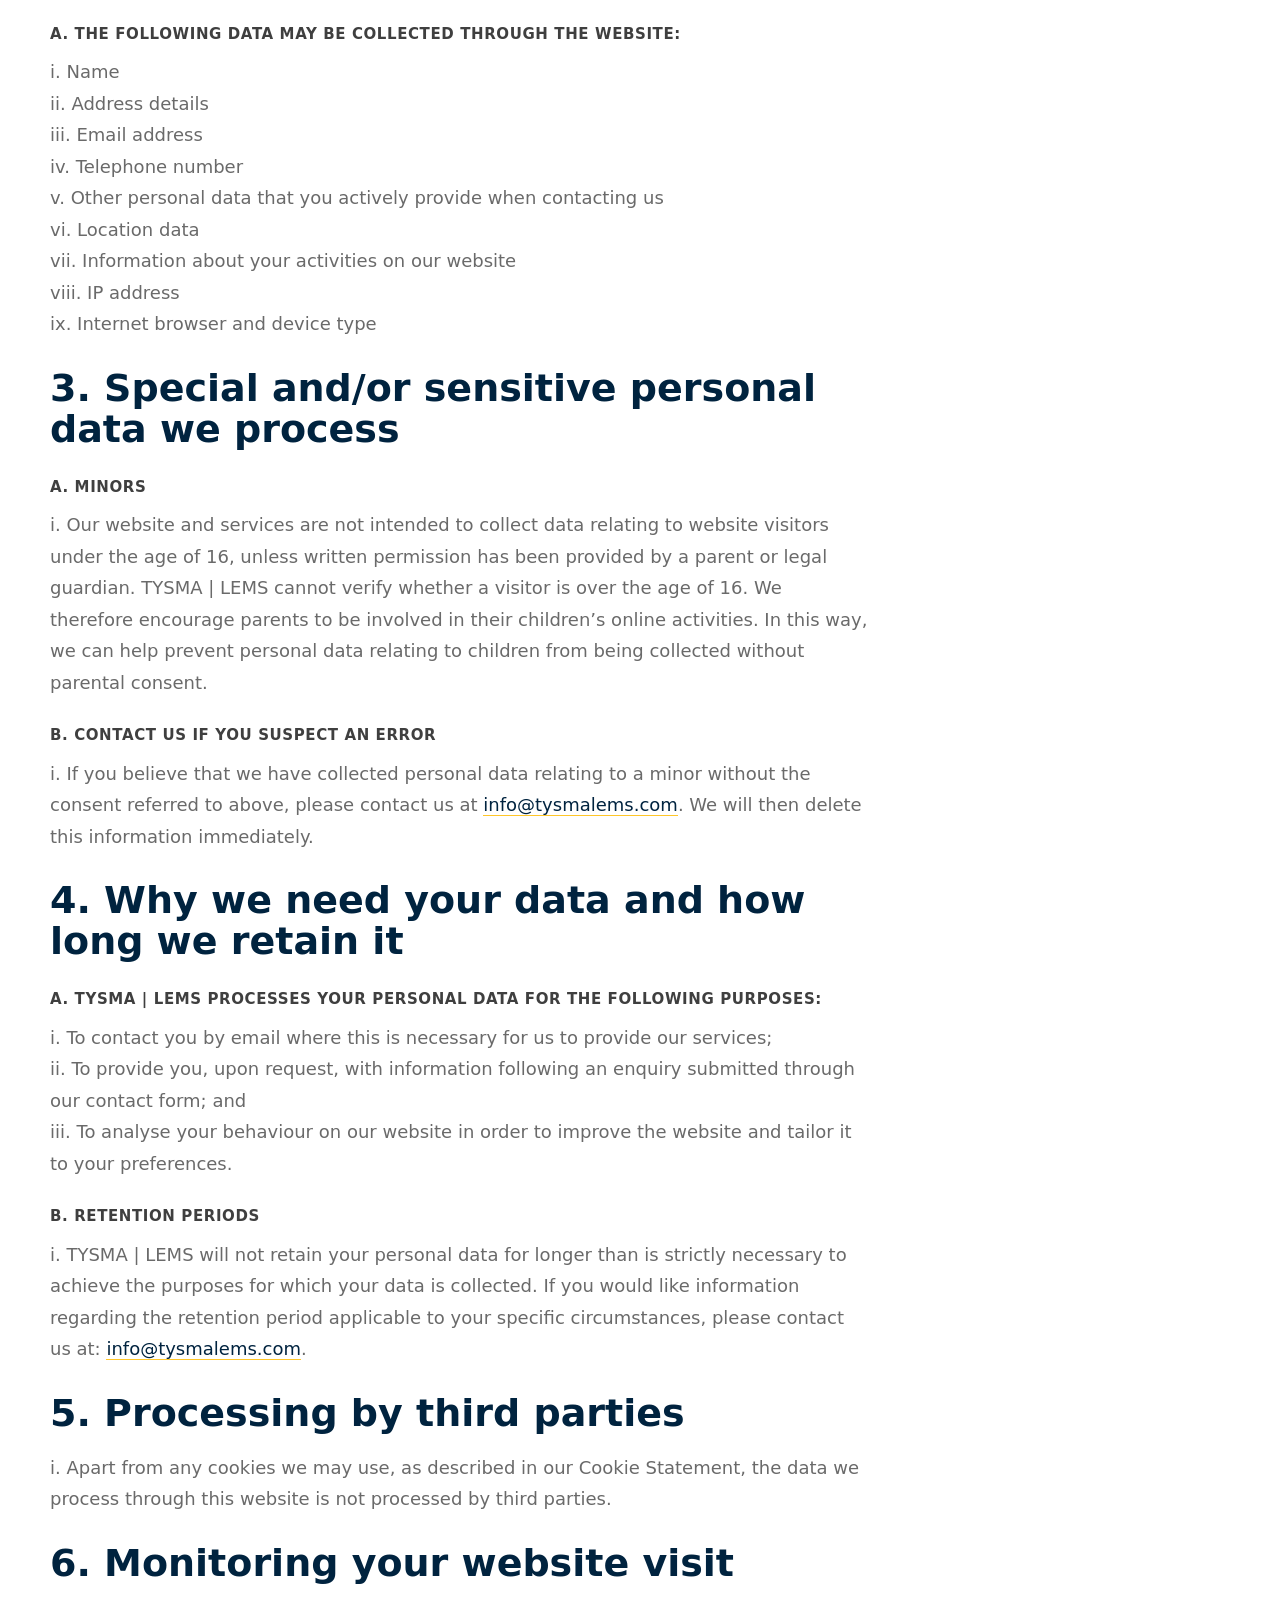
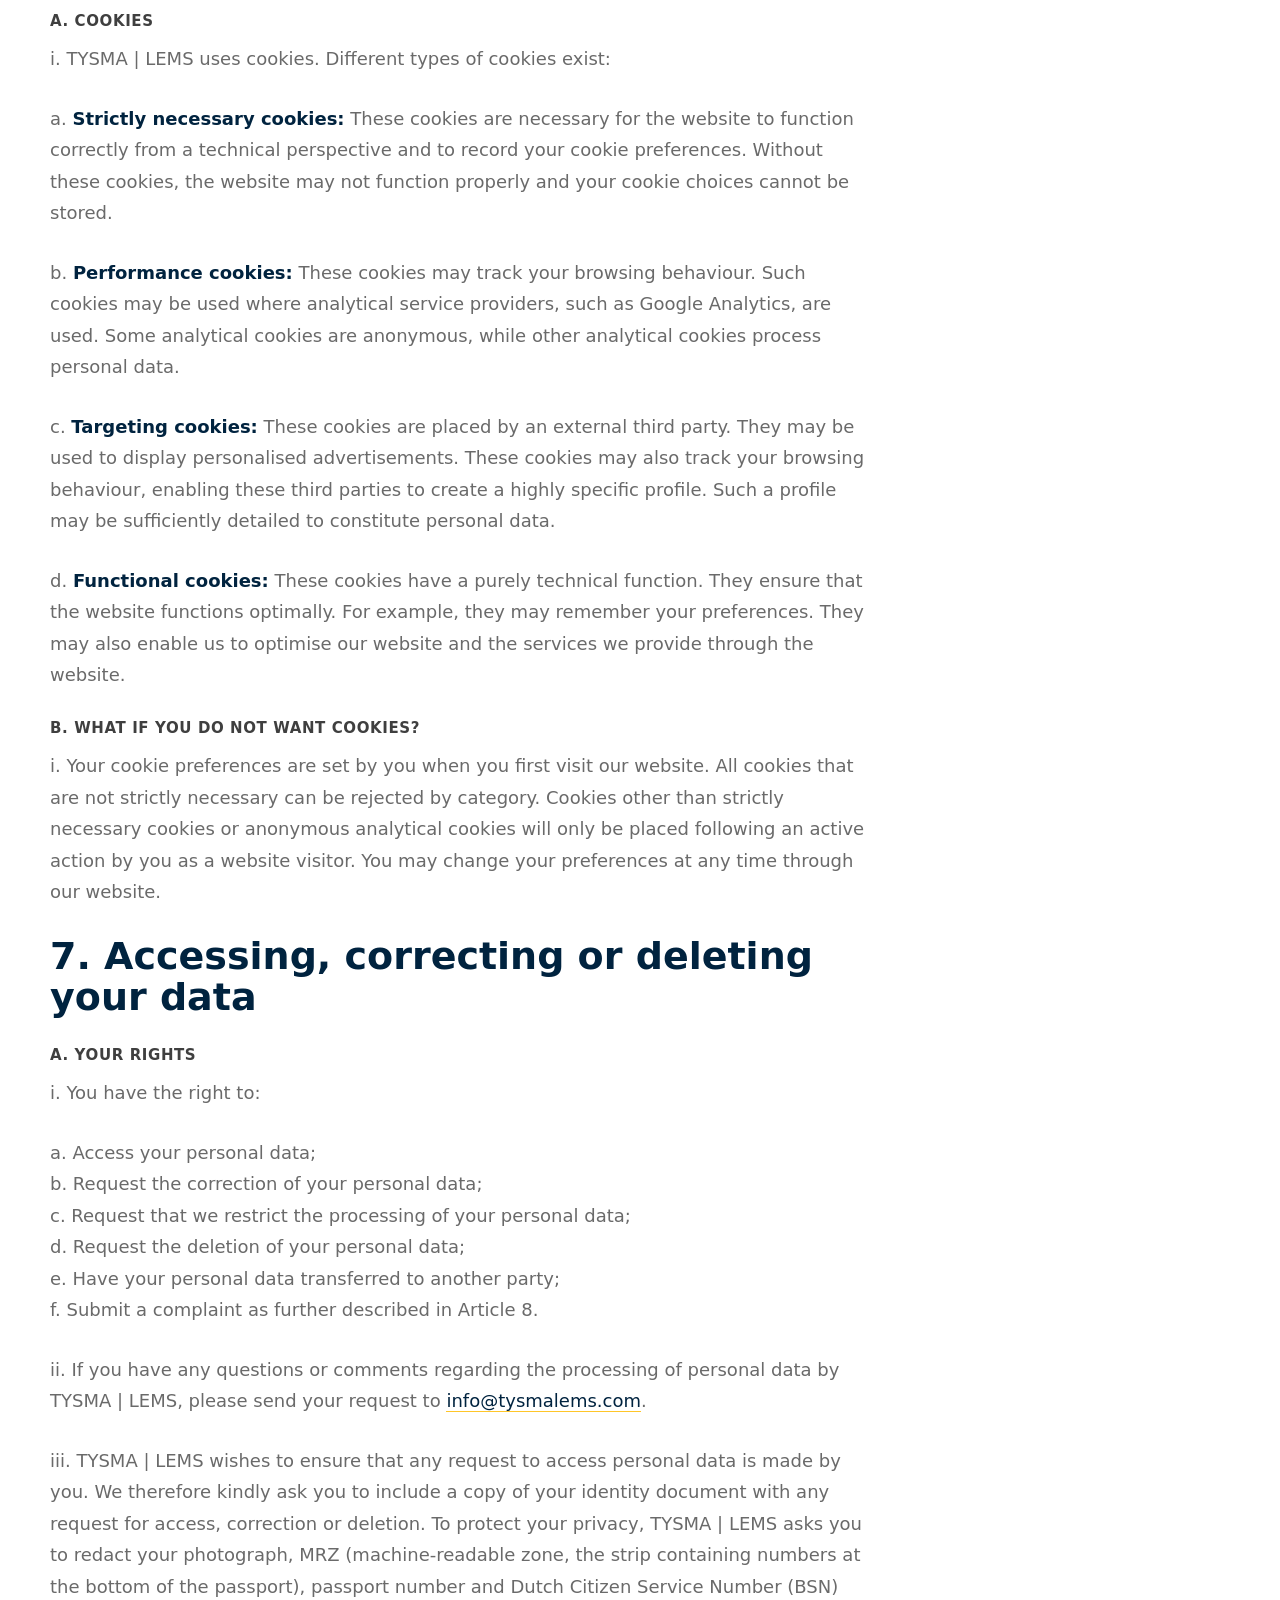
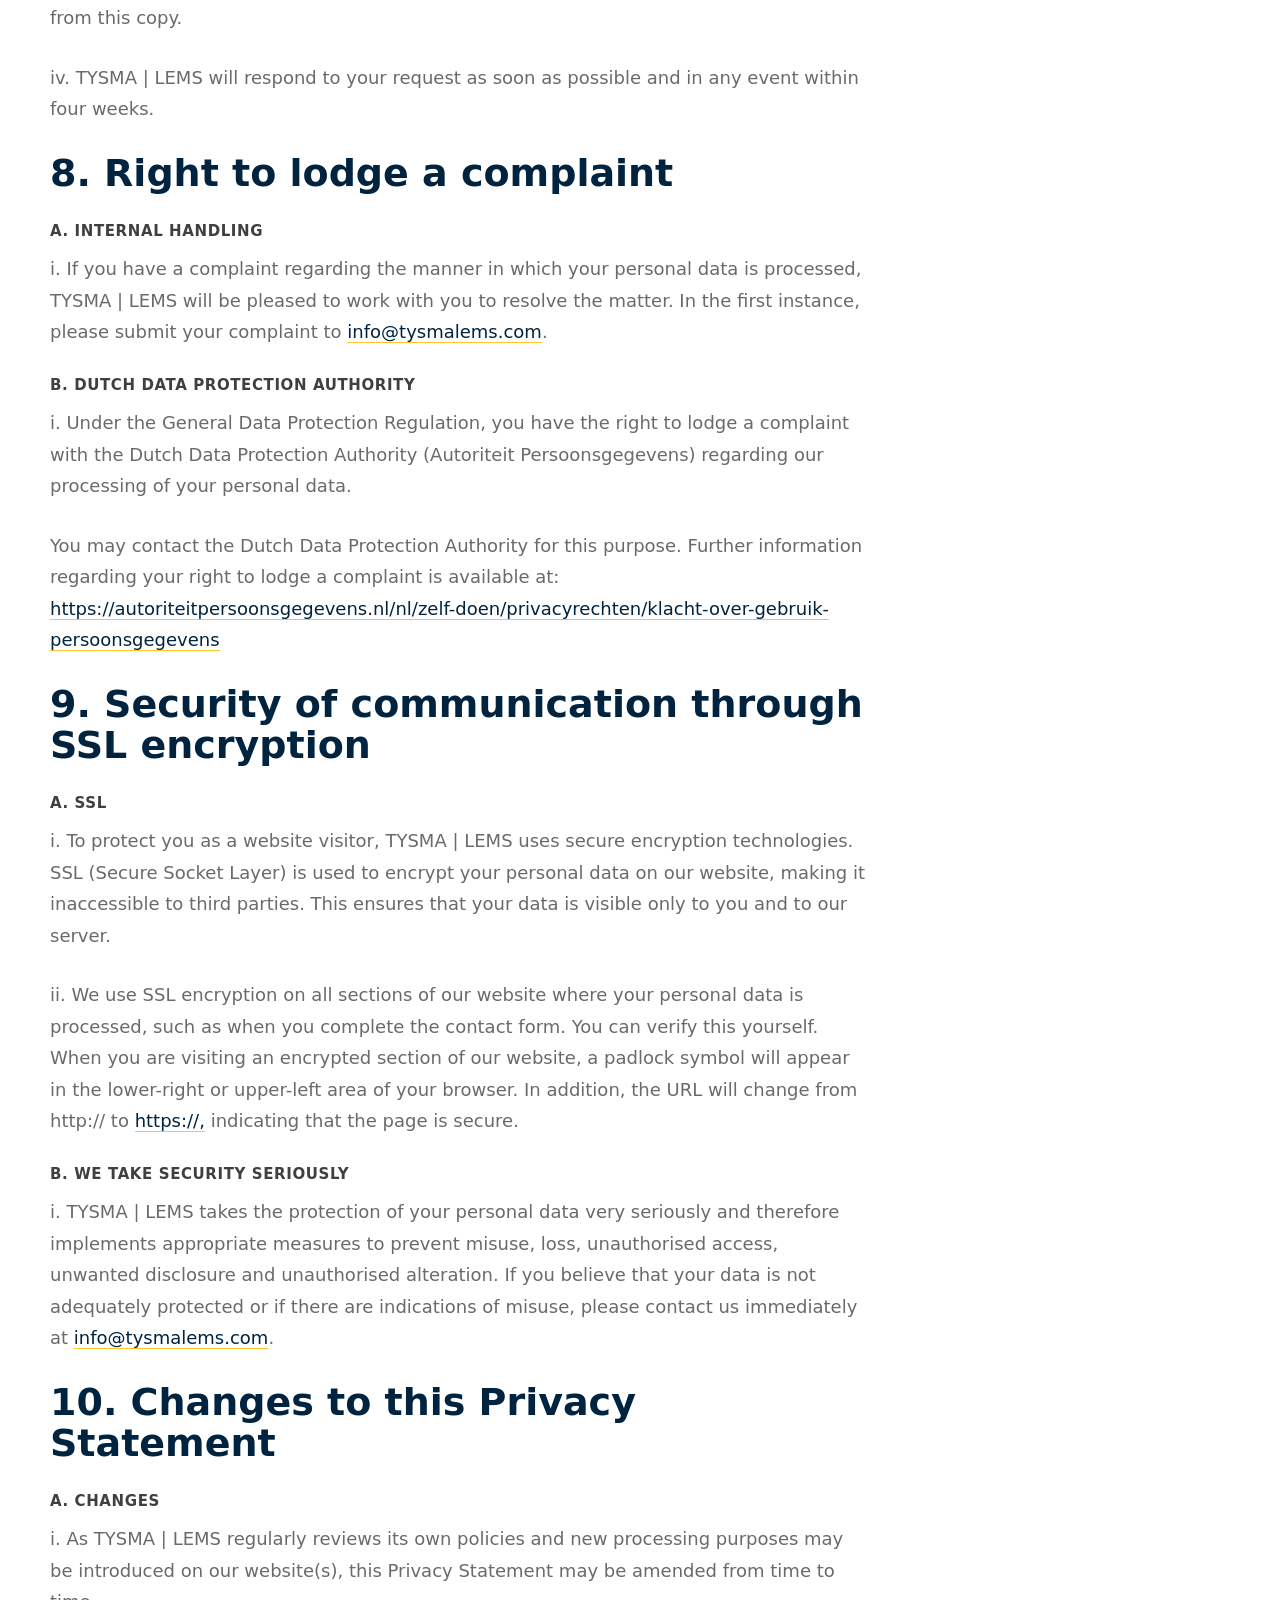
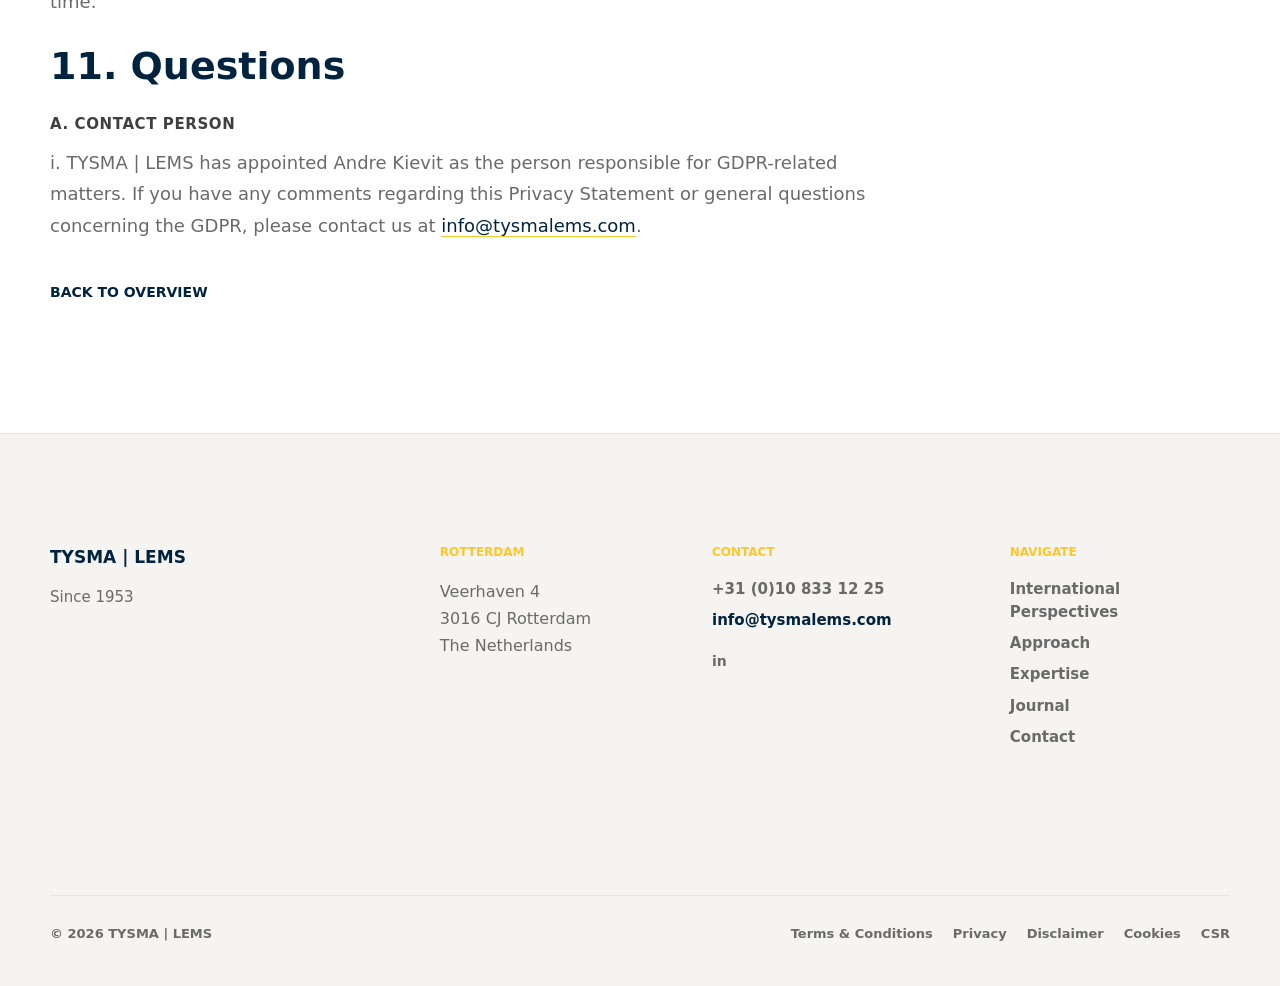
<file: privacy.html>
<!doctype html>
<html lang="en">
  <head>
    <meta charset="utf-8">
    <meta name="viewport" content="width=device-width, initial-scale=1">
    <title>Privacy | TYSMA | LEMS</title>
    <meta name="description" content="Privacy statement for TYSMA | LEMS.">
    <link rel="canonical" href="https://www.tysmalems.com/privacy/">
    <link rel="icon" href="/favicon.ico?v=3" sizes="16x16 32x32 48x48">
    <link rel="icon" href="/favicon.svg?v=3" type="image/svg+xml" sizes="any">
    <link rel="apple-touch-icon" href="/apple-touch-icon.png?v=3" sizes="180x180">
    <link rel="manifest" href="/site.webmanifest?v=3">
    <meta name="theme-color" content="#00233F">
    <meta property="og:image" content="https://www.tysmalems.com/hero-maritime.png">
    <meta property="og:image:alt" content="TYSMA | LEMS">
    <meta name="twitter:image" content="https://www.tysmalems.com/hero-maritime.png">
    <meta name="twitter:card" content="summary_large_image">
    <link rel="stylesheet" href="styles.css?v=43">
  </head>
  <body class="inner-page">
    <header class="site-header" data-header>
      <a class="brand" href="index.html" aria-label="TYSMA | LEMS home">TYSMA | LEMS</a>
      <button class="menu-button" type="button" aria-label="Open menu" aria-expanded="false" data-menu-button>
        <span></span>
        <span></span>
      </button>
      <nav class="site-nav" data-nav>
        <a href="index.html#international-lives">International perspectives</a>
        <a href="approach.html">Approach</a>
        <a href="expertise.html">Expertise</a>
        <a href="insights.html">Insights</a>
        <a href="contact.html">Contact</a>
      </nav>
    </header>

    <main class="page-main">
      <article class="page-section legal-page" data-corporate-page="privacy"></article>
    </main>

    <footer class="site-footer" id="footer">
      <div class="footer-inner">
        <div class="footer-brand-block">
          <div class="footer-mark">TYSMA | LEMS</div>
          <p>Since 1953</p>
        </div>

        <div class="footer-info-grid">
          <section class="footer-section" aria-labelledby="footer-rotterdam">
            <h2 id="footer-rotterdam">Rotterdam</h2>
            <address>
              Veerhaven 4<br>
              3016 CJ Rotterdam<br>
              The Netherlands
            </address>
          </section>

          <section class="footer-section" aria-labelledby="footer-contact">
            <h2 id="footer-contact">Contact</h2>
            <a href="tel:+31108331225">+31 (0)10 833 12 25</a>
            <a href="mailto:info@tysmalems.com">info@tysmalems.com</a>
            <div class="social-links footer-social" aria-label="Social links">
              <a href="https://www.linkedin.com/company/tysma-lems-international-tax-consultants" aria-label="LinkedIn" target="_blank" rel="noopener">in</a>
            </div>
          </section>
        </div>

        <nav class="footer-section footer-nav" aria-labelledby="footer-navigate">
          <h2 id="footer-navigate">Navigate</h2>
          <a href="index.html">International Perspectives</a>
          <a href="approach.html">Approach</a>
          <a href="expertise.html">Expertise</a>
          <a href="insights.html">Journal</a>
          <a href="contact.html">Contact</a>
        </nav>

        <div class="footer-bottom">
          <div class="footer-legal" aria-label="Legal links">
            <a href="terms.html">Terms &amp; Conditions</a>
            <a href="privacy.html">Privacy</a>
            <a href="disclaimer.html">Disclaimer</a>
            <a href="cookies.html">Cookies</a>
            <a href="csr.html">CSR</a>
          </div>
          <span>&copy; 2026 TYSMA | LEMS</span>
        </div>
      </div>
    </footer>

    <script src="/security.js?v=1"></script>
    <script src="seo.js?v=2"></script>
    <script src="script.js?v=50"></script>
    <script src="legal.js?v=50"></script>
  </body>
</html>
</file>
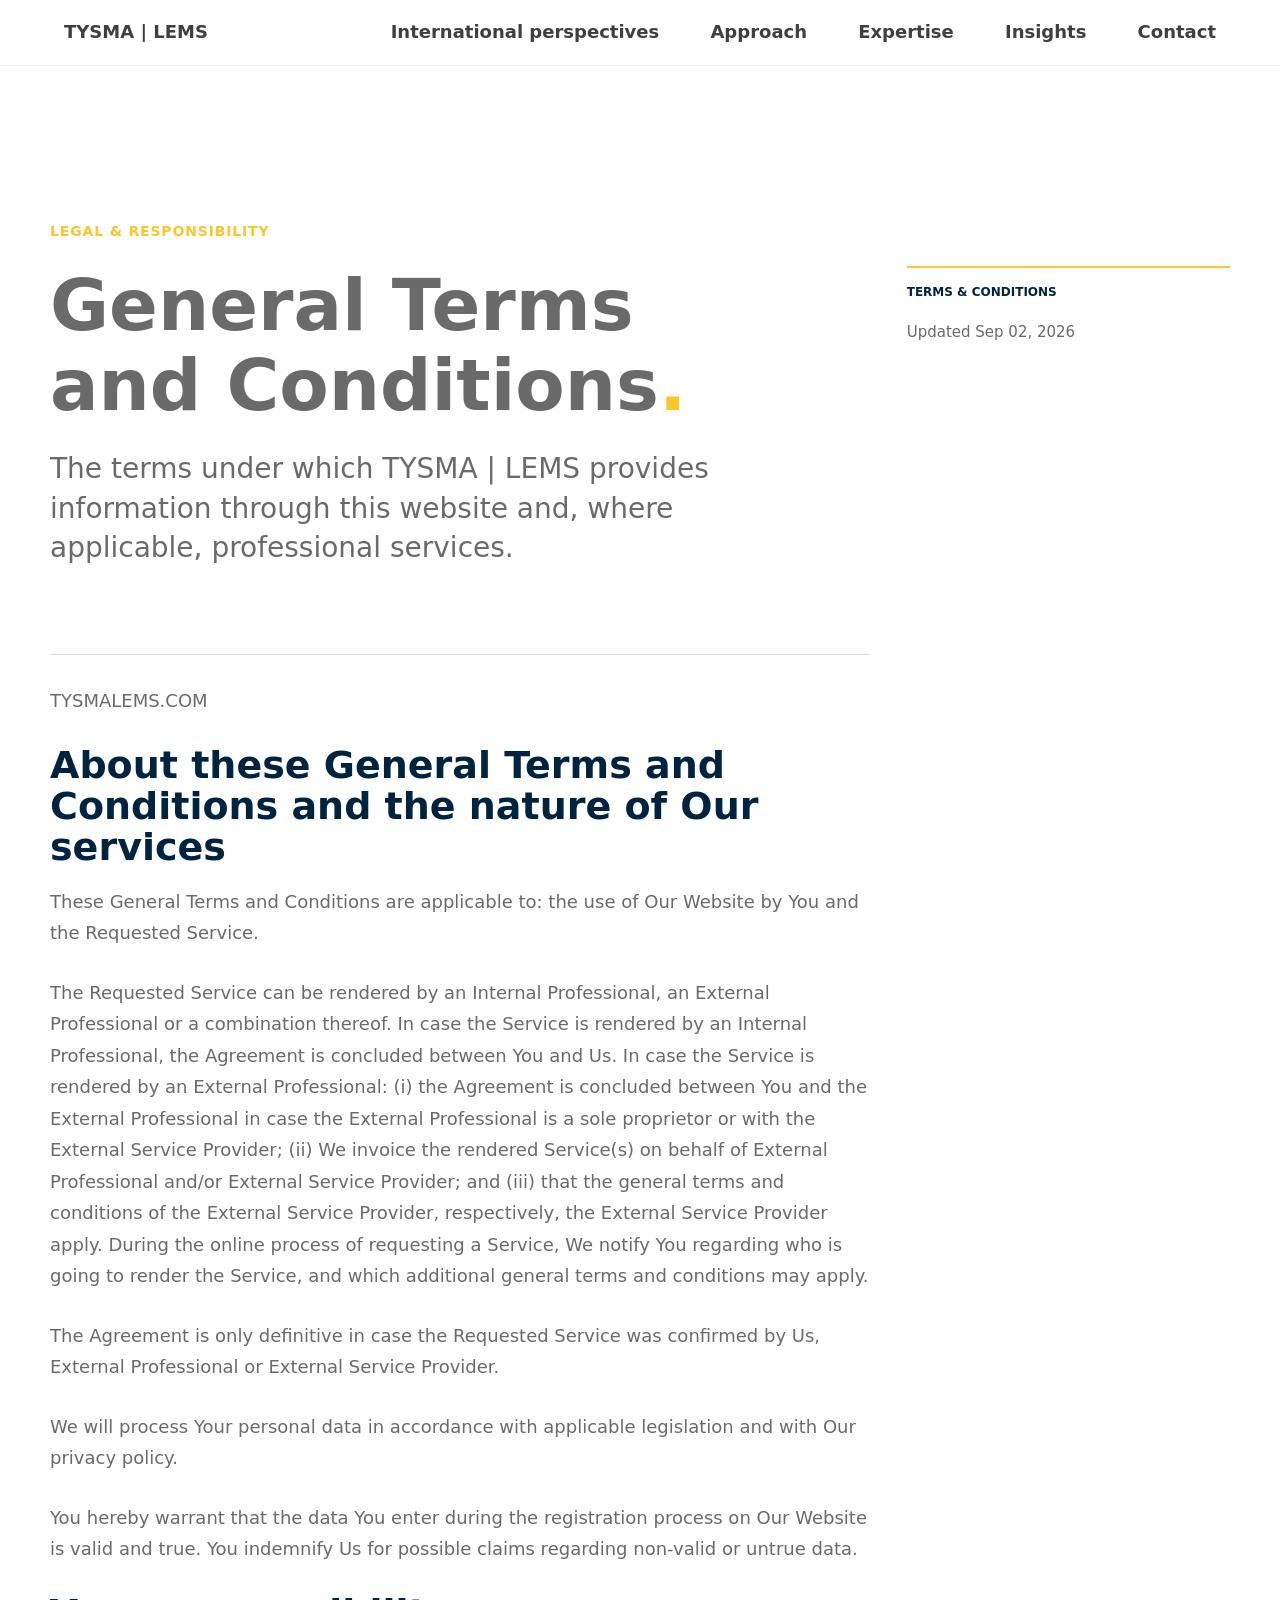
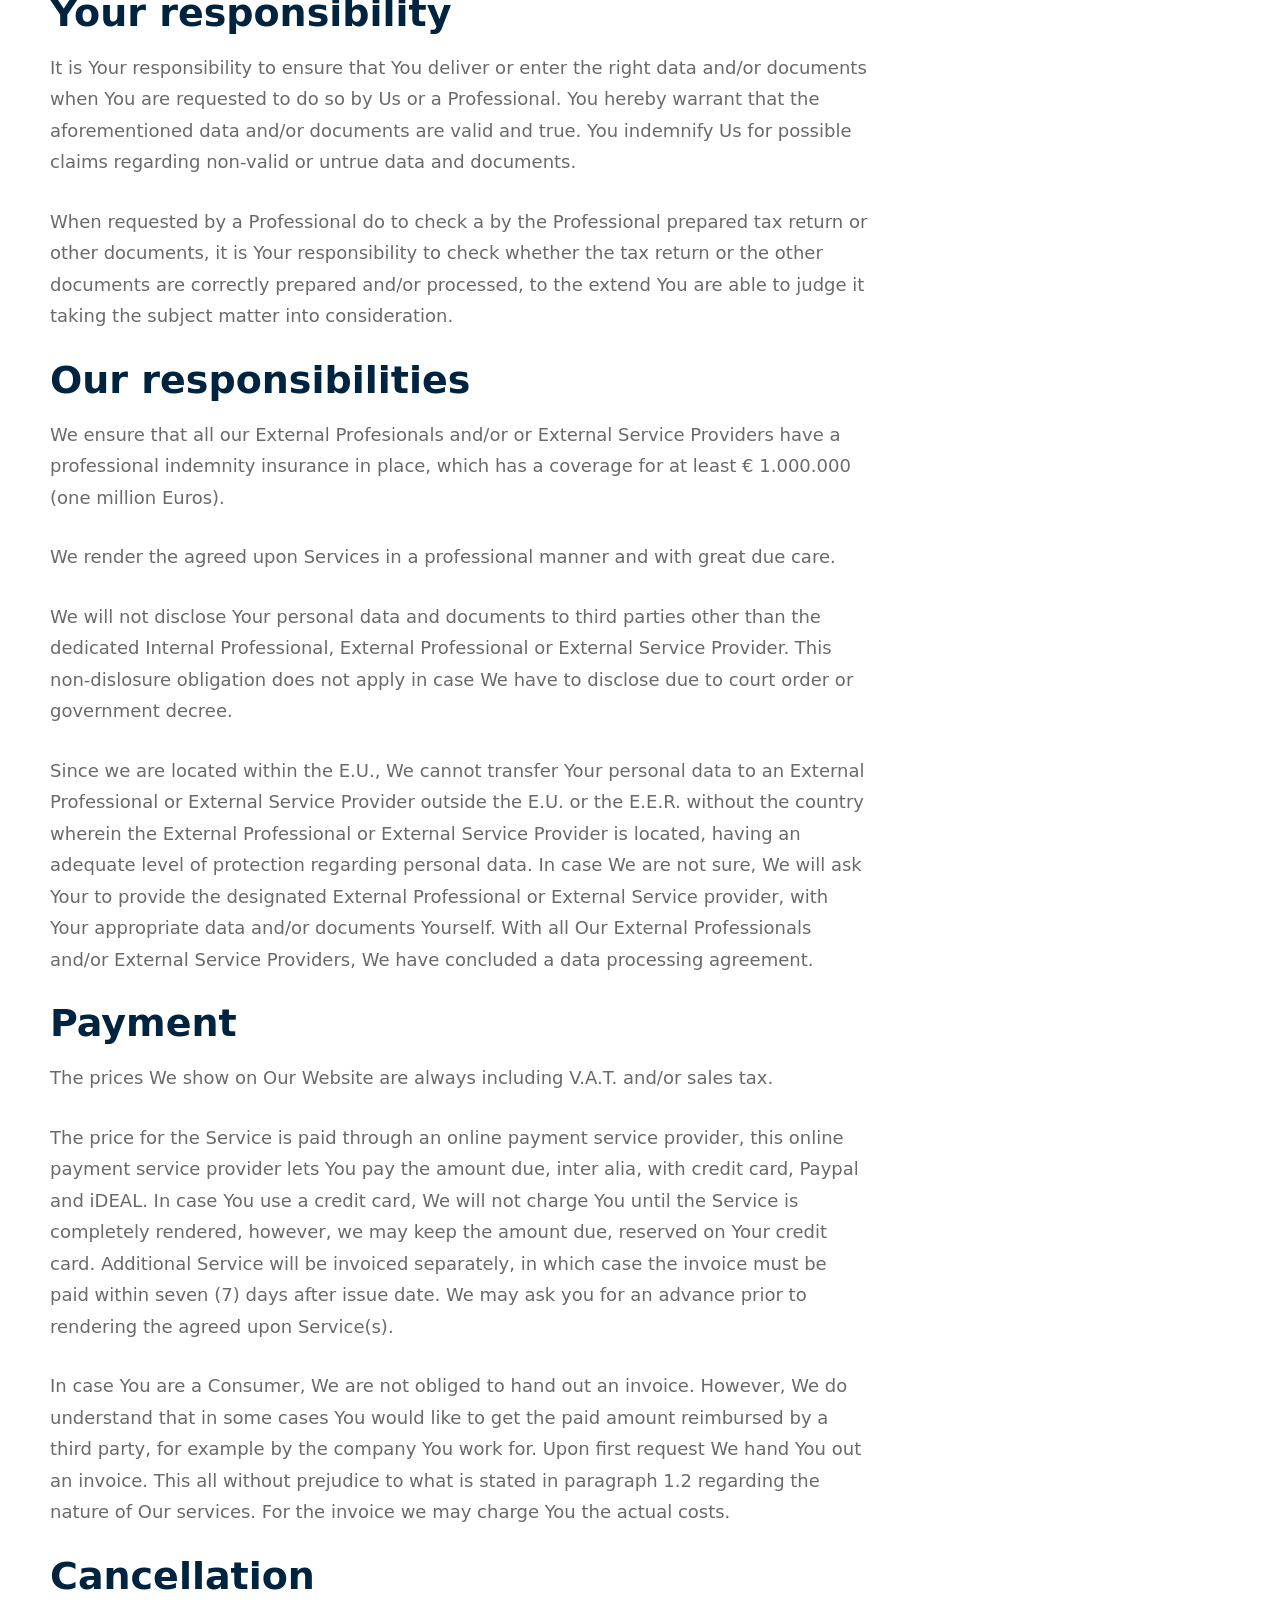
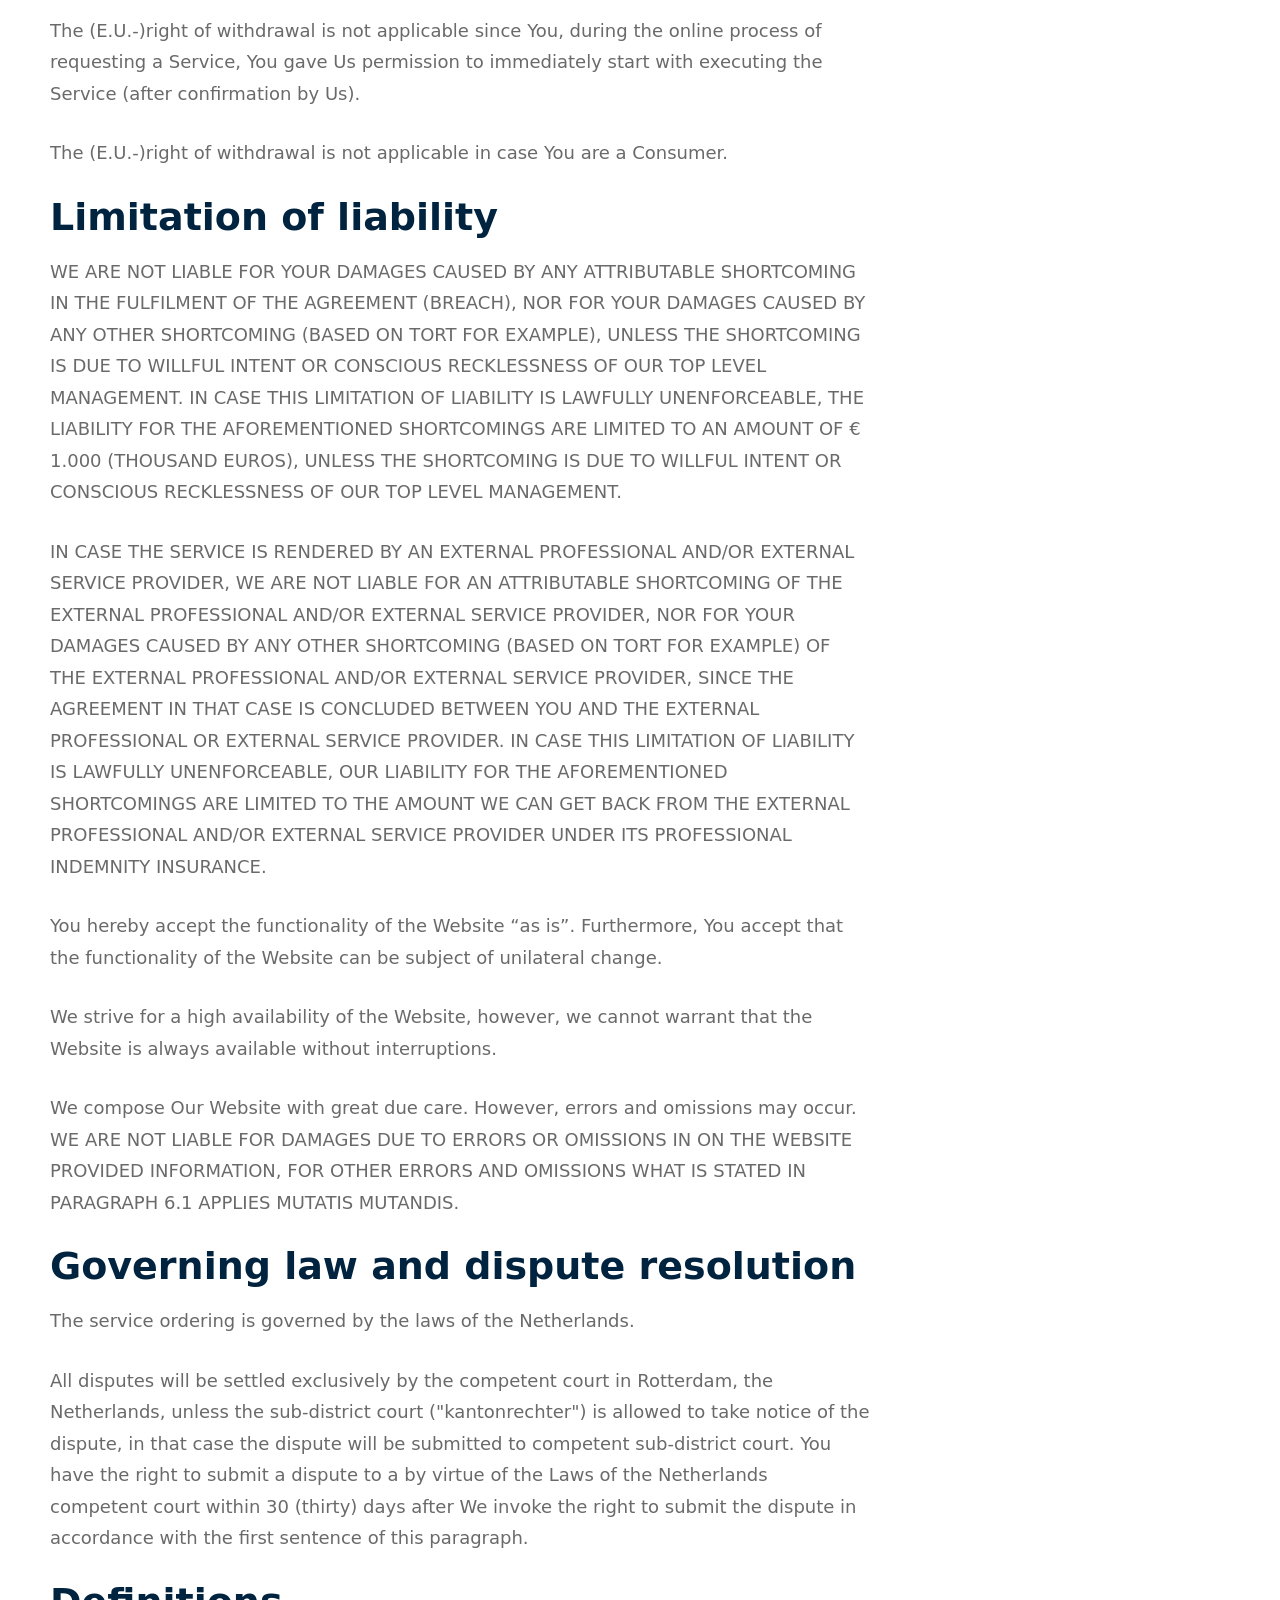
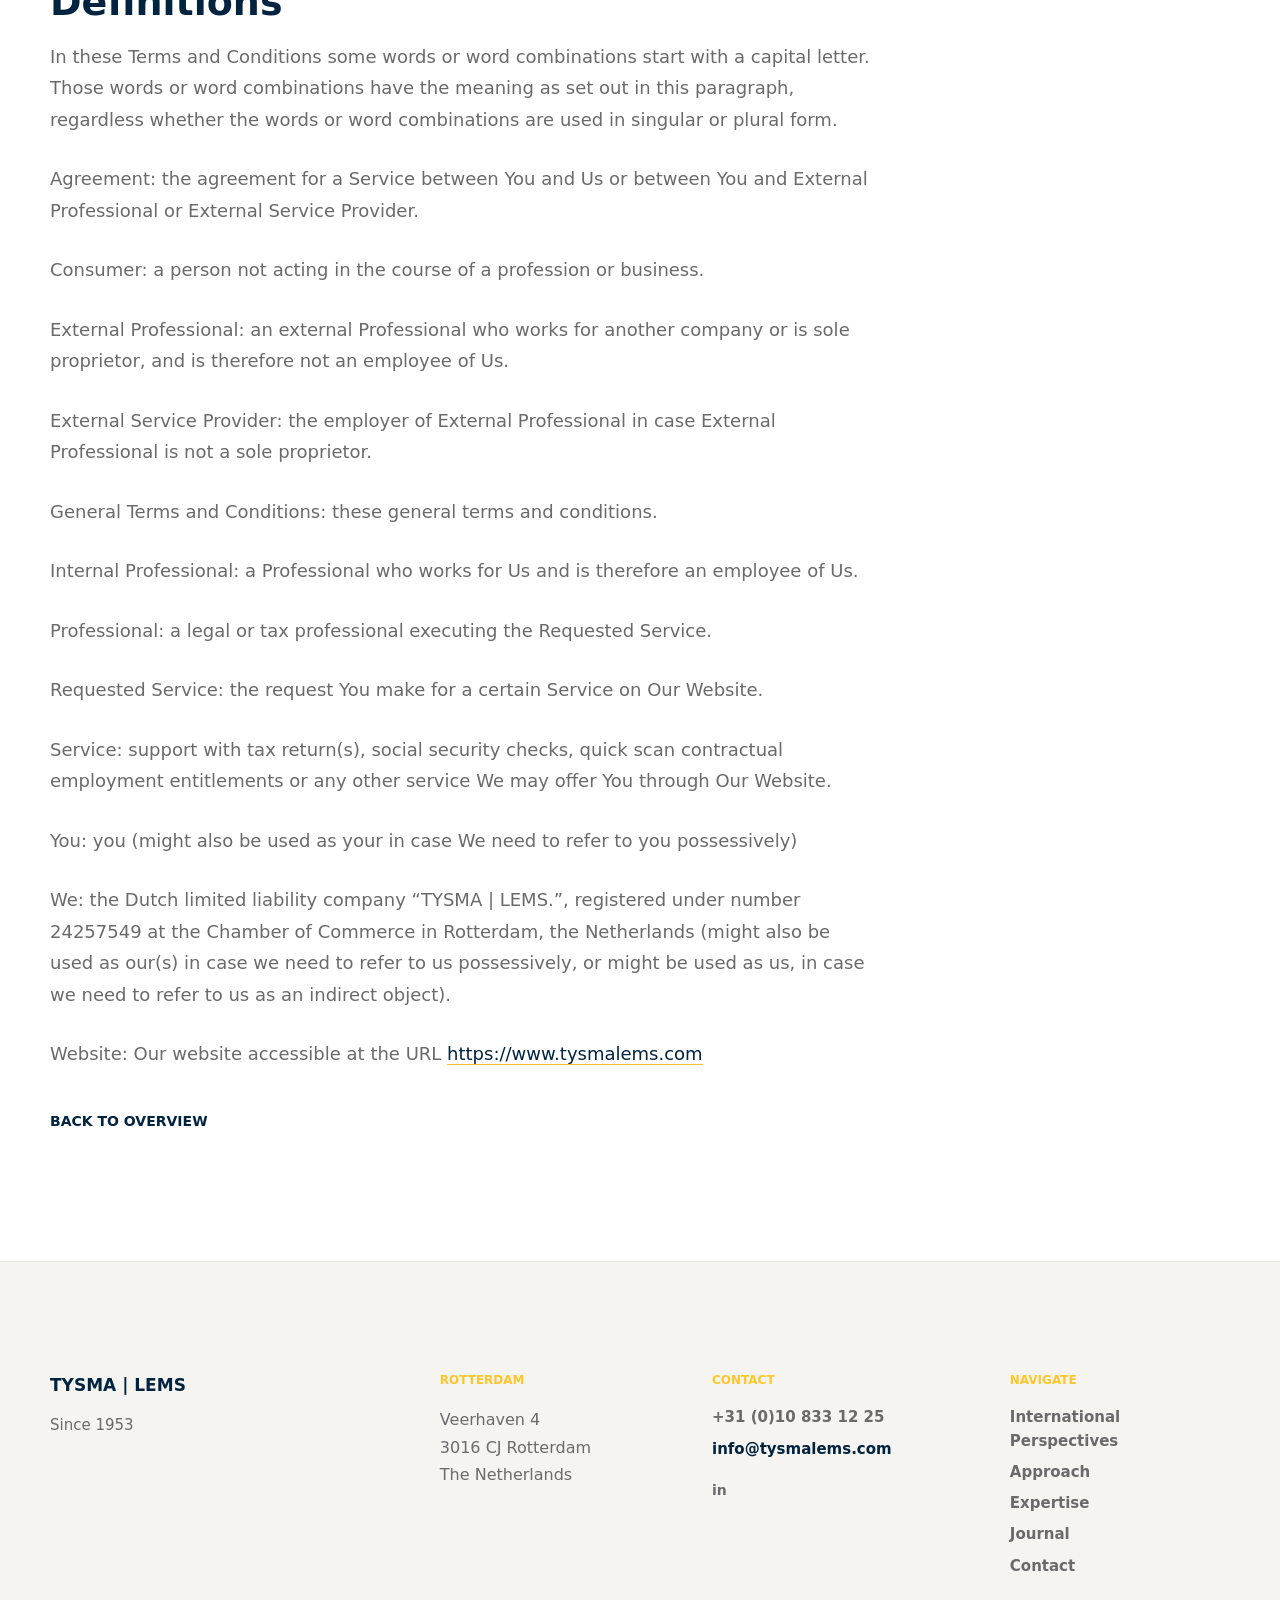
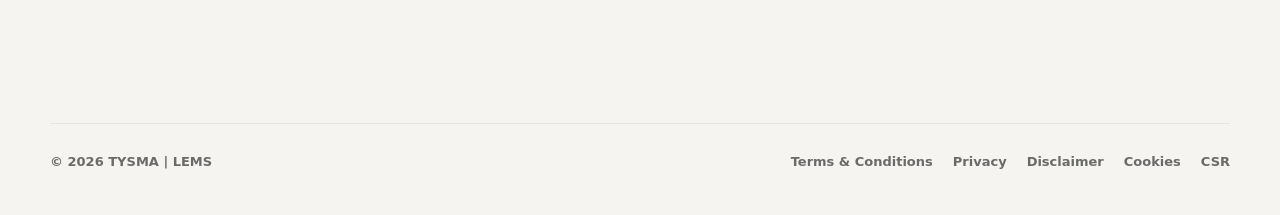
<file: terms.html>
<!doctype html>
<html lang="en">
  <head>
    <meta charset="utf-8">
    <meta name="viewport" content="width=device-width, initial-scale=1">
    <title>Terms & Conditions | TYSMA | LEMS</title>
    <meta name="description" content="Terms and conditions for TYSMA | LEMS.">
    <link rel="canonical" href="https://www.tysmalems.com/terms/">
    <link rel="icon" href="/favicon.ico?v=3" sizes="16x16 32x32 48x48">
    <link rel="icon" href="/favicon.svg?v=3" type="image/svg+xml" sizes="any">
    <link rel="apple-touch-icon" href="/apple-touch-icon.png?v=3" sizes="180x180">
    <link rel="manifest" href="/site.webmanifest?v=3">
    <meta name="theme-color" content="#00233F">
    <meta property="og:image" content="https://www.tysmalems.com/hero-maritime.png">
    <meta property="og:image:alt" content="TYSMA | LEMS">
    <meta name="twitter:image" content="https://www.tysmalems.com/hero-maritime.png">
    <meta name="twitter:card" content="summary_large_image">
    <link rel="stylesheet" href="styles.css?v=43">
  </head>
  <body class="inner-page">
    <header class="site-header" data-header>
      <a class="brand" href="index.html" aria-label="TYSMA | LEMS home">TYSMA | LEMS</a>
      <button class="menu-button" type="button" aria-label="Open menu" aria-expanded="false" data-menu-button>
        <span></span>
        <span></span>
      </button>
      <nav class="site-nav" data-nav>
        <a href="index.html#international-lives">International perspectives</a>
        <a href="approach.html">Approach</a>
        <a href="expertise.html">Expertise</a>
        <a href="insights.html">Insights</a>
        <a href="contact.html">Contact</a>
      </nav>
    </header>

    <main class="page-main">
      <article class="page-section legal-page" data-corporate-page="terms"></article>
    </main>

    <footer class="site-footer" id="footer">
      <div class="footer-inner">
        <div class="footer-brand-block">
          <div class="footer-mark">TYSMA | LEMS</div>
          <p>Since 1953</p>
        </div>

        <div class="footer-info-grid">
          <section class="footer-section" aria-labelledby="footer-rotterdam">
            <h2 id="footer-rotterdam">Rotterdam</h2>
            <address>
              Veerhaven 4<br>
              3016 CJ Rotterdam<br>
              The Netherlands
            </address>
          </section>

          <section class="footer-section" aria-labelledby="footer-contact">
            <h2 id="footer-contact">Contact</h2>
            <a href="tel:+31108331225">+31 (0)10 833 12 25</a>
            <a href="mailto:info@tysmalems.com">info@tysmalems.com</a>
            <div class="social-links footer-social" aria-label="Social links">
              <a href="https://www.linkedin.com/company/tysma-lems-international-tax-consultants" aria-label="LinkedIn" target="_blank" rel="noopener">in</a>
            </div>
          </section>
        </div>

        <nav class="footer-section footer-nav" aria-labelledby="footer-navigate">
          <h2 id="footer-navigate">Navigate</h2>
          <a href="index.html">International Perspectives</a>
          <a href="approach.html">Approach</a>
          <a href="expertise.html">Expertise</a>
          <a href="insights.html">Journal</a>
          <a href="contact.html">Contact</a>
        </nav>

        <div class="footer-bottom">
          <div class="footer-legal" aria-label="Legal links">
            <a href="terms.html">Terms &amp; Conditions</a>
            <a href="privacy.html">Privacy</a>
            <a href="disclaimer.html">Disclaimer</a>
            <a href="cookies.html">Cookies</a>
            <a href="csr.html">CSR</a>
          </div>
          <span>&copy; 2026 TYSMA | LEMS</span>
        </div>
      </div>
    </footer>

    <script src="/security.js?v=1"></script>
    <script src="seo.js?v=2"></script>
    <script src="script.js?v=50"></script>
    <script src="legal.js?v=50"></script>
  </body>
</html>
</file>
<file: styles.css>
:root {
  --ink: #3f3f3f;
  --muted: #6a6a6a;
  --light: #8a8a8a;
  --soft: #f4f1e8;
  --line: rgba(0, 35, 63, 0.14);
  --gold: #ffc629;
  --blue: #00233f;
  --white: #ffffff;
  --max: 1180px;
}

* {
  box-sizing: border-box;
}

html {
  scroll-behavior: smooth;
}

body {
  margin: 0;
  color: var(--ink);
  background: var(--white);
  font-family: Inter, ui-sans-serif, system-ui, -apple-system, BlinkMacSystemFont, "Segoe UI", sans-serif;
  font-size: 16px;
  line-height: 1.6;
}

a {
  color: inherit;
  text-decoration: none;
}

img {
  display: block;
  max-width: 100%;
}

.site-header {
  position: fixed;
  z-index: 20;
  top: 0;
  left: 0;
  right: 0;
  display: flex;
  align-items: center;
  justify-content: space-between;
  padding: 28px clamp(22px, 5vw, 78px);
  color: var(--white);
  text-shadow: 0 1px 16px rgba(0, 0, 0, 0.28);
  transition: background 180ms ease, box-shadow 180ms ease, padding 180ms ease;
}

.site-header.is-scrolled,
.site-header.is-open,
.inner-page .site-header {
  color: var(--ink);
  background: rgba(255, 255, 255, 0.94);
  box-shadow: 0 1px 0 rgba(23, 57, 74, 0.08);
  backdrop-filter: blur(12px);
  padding-top: 18px;
  padding-bottom: 18px;
  text-shadow: none;
}

.brand,
.site-nav a {
  font-size: 18px;
  font-weight: 650;
}

.brand {
  display: block;
  flex-shrink: 0;
  letter-spacing: 0;
  line-height: 1.25;
}

.brand.brand--full {
  white-space: nowrap;
  font-size: clamp(10px, 2.3vw, 18px);
}

.brand-description {
  font-weight: 400;
}

@media (max-width: 1200px) {
  .site-header--full {
    flex-wrap: wrap;
  }

  .site-header--full .menu-button {
    display: block;
  }

  .site-header--full .site-nav {
    display: none;
    width: 100%;
    flex-direction: column;
    align-items: flex-start;
    gap: 18px;
    padding: 18px 0 4px;
  }

  .site-header--full.is-open .site-nav {
    display: flex;
  }
}

@media (min-width: 901px) and (max-width: 1150px) {
  .site-header .site-nav {
    gap: 20px;
  }
  .site-header .site-nav a {
    font-size: 16px;
  }
}

.site-nav {
  display: flex;
  gap: clamp(22px, 4vw, 58px);
  align-items: center;
}

.site-nav a {
  position: relative;
}

.site-nav a::after {
  content: "";
  position: absolute;
  left: 0;
  right: 0;
  bottom: -7px;
  height: 2px;
  background: var(--gold);
  transform: scaleX(0);
  transform-origin: left;
  transition: transform 160ms ease;
}

.site-nav a:hover::after,
.site-nav a:focus-visible::after,
.site-nav a[aria-current="page"]::after {
  transform: scaleX(1);
}

.menu-button {
  display: none;
  width: 42px;
  height: 42px;
  border: 0;
  color: inherit;
  background: transparent;
  cursor: pointer;
}

.menu-button span {
  display: block;
  width: 24px;
  height: 2px;
  margin: 6px auto;
  background: currentColor;
}

.hero {
  position: relative;
  min-height: 91vh;
  overflow: hidden;
  display: grid;
  place-items: center;
  padding: 120px 24px;
}

.approach-hero {
  place-items: center;
}

.hero-image,
.hero-slides,
.hero-shade {
  position: absolute;
  inset: 0;
  width: 100%;
  height: 100%;
}

.approach-hero .hero-image {
  object-position: center;
}

.hero-image {
  position: absolute;
  opacity: 0;
  object-fit: cover;
  transition: opacity 1200ms ease;
}

.hero-image.is-active {
  opacity: 1;
}

.hero-shade {
  background:
    linear-gradient(180deg, rgba(0, 0, 0, 0.1), rgba(23, 57, 74, 0.18)),
    radial-gradient(circle at 52% 45%, rgba(0, 0, 0, 0.1), rgba(0, 0, 0, 0.42));
}

.approach-hero-shade {
  position: absolute;
  inset: 0;
  background:
    linear-gradient(90deg, rgba(0, 35, 63, 0.4), rgba(0, 35, 63, 0.08) 58%, rgba(0, 35, 63, 0.18)),
    linear-gradient(180deg, rgba(0, 0, 0, 0.08), rgba(0, 0, 0, 0.2));
}

.hero-content {
  position: relative;
  width: min(1100px, 92vw);
  text-align: center;
  color: var(--white);
}

.approach-hero-content {
  position: relative;
  z-index: 1;
  width: min(1100px, 92vw);
  text-align: center;
  color: var(--white);
}

.approach-hero-content h1 {
  margin: 0;
  font-size: clamp(46px, 5.5vw, 72px);
  font-weight: 650;
  line-height: 1.08;
}

.approach-hero-content p {
  margin: 18px 0 0;
  color: var(--white);
  font-size: clamp(38px, 5vw, 66px);
  font-weight: 400;
  line-height: 1.15;
}

.approach-hero-content p span {
  color: var(--gold);
}

.hero h1 {
  margin: 0 0 8px;
  font-size: clamp(42px, 7vw, 82px);
  line-height: 1.1;
  font-weight: 650;
}

.hero h1 span,
.hero p,
.section-label {
  color: var(--gold);
}

.brand-dot {
  color: var(--gold);
}

.hero p {
  max-width: 980px;
  margin: 0 auto;
  font-size: clamp(18px, 2vw, 22px);
  line-height: 1.45;
}

.section {
  width: min(var(--max), calc(100% - 44px));
  margin: 0 auto;
  padding: clamp(72px, 10vw, 132px) 0;
  scroll-margin-top: 96px;
}

.page-main {
  padding-top: 92px;
}

.page-section {
  width: min(var(--max), calc(100% - 44px));
  margin: 0 auto;
  padding: clamp(72px, 10vw, 132px) 0;
  scroll-margin-top: 96px;
}

.section-label {
  margin-bottom: 24px;
  font-size: 14px;
  font-weight: 700;
  text-transform: uppercase;
  letter-spacing: 0.06em;
}

.intro-grid,
.principles,
.contact {
  display: grid;
  grid-template-columns: minmax(260px, 0.9fr) minmax(0, 1.2fr);
  gap: clamp(34px, 7vw, 92px);
}

h2 {
  margin: 0;
  color: var(--muted);
  font-size: clamp(38px, 5vw, 58px);
  font-weight: 650;
  line-height: 1.16;
}

.page-title {
  margin: 0;
  color: var(--muted);
  font-size: clamp(42px, 6vw, 72px);
  font-weight: 650;
  line-height: 1.1;
}

.copy {
  color: var(--muted);
  font-size: 18px;
}

.copy p + p {
  margin-top: 28px;
}

.statement {
  max-width: 980px;
  padding-top: clamp(34px, 6vw, 78px);
  padding-bottom: clamp(34px, 6vw, 78px);
  text-align: center;
  border-bottom: 1px dashed var(--line);
}

.statement p {
  margin: 0;
  color: var(--blue);
  font-size: clamp(32px, 4.8vw, 58px);
  font-weight: 650;
  line-height: 1.14;
}

.expertise {
  display: grid;
  grid-template-columns: repeat(3, 1fr);
  gap: clamp(38px, 7vw, 96px);
  background: var(--white);
}

.expertise article {
  min-height: 0;
  padding: 0;
  background: transparent;
}

.target-mark {
  display: block;
  width: 54px;
  height: 2px;
  background: var(--gold);
}

h3 {
  margin: 24px 0 8px;
  color: var(--muted);
  font-size: 24px;
  line-height: 1.3;
}

.expertise p,
.principle-list p,
.journal p,
.approach-content p {
  color: var(--muted);
  font-size: 18px;
}

.italic {
  margin-top: 0;
  font-style: italic;
  font-weight: 300;
}

.approach {
  display: grid;
  grid-template-columns: minmax(320px, 0.95fr) minmax(0, 1fr);
  gap: clamp(36px, 6vw, 82px);
  align-items: center;
}

.approach-opening {
  max-width: 980px;
  padding-top: clamp(58px, 8vw, 92px);
  padding-bottom: clamp(58px, 8vw, 92px);
  text-align: center;
}

.approach-opening p {
  margin: 0;
  color: var(--muted);
  font-size: clamp(22px, 2.8vw, 30px);
  font-style: italic;
  font-weight: 300;
  line-height: 1.35;
}

.approach-opening > span {
  display: block;
  width: 204px;
  height: 2px;
  margin: clamp(50px, 7vw, 76px) auto 0;
  background: var(--gold);
}

.approach-image {
  min-height: 560px;
  overflow: hidden;
}

.approach-image img {
  width: 100%;
  height: 100%;
  object-fit: cover;
}

.approach-content .lead {
  color: var(--blue);
  font-size: clamp(23px, 2.4vw, 34px);
  line-height: 1.28;
}

.principles {
  border-top: 1px solid var(--line);
}

.principle-list {
  display: grid;
  grid-template-columns: repeat(2, minmax(0, 1fr));
  gap: 34px 40px;
}

.principle-list article {
  border-top: 1px solid var(--line);
  padding-top: 22px;
}

.journal {
  width: 100%;
  max-width: none;
  background: var(--blue);
  color: var(--white);
  padding-left: max(22px, calc((100vw - var(--max)) / 2));
  padding-right: max(22px, calc((100vw - var(--max)) / 2));
}

.journal-page {
  min-height: calc(100vh - 92px);
}

.journal-page p {
  max-width: 680px;
  color: var(--muted);
  font-size: 20px;
}

.journal-filters {
  display: flex;
  flex-wrap: wrap;
  gap: 14px 26px;
  margin: clamp(42px, 7vw, 74px) 0 42px;
}

.journal-filters button,
.journal-filters a {
  border: 0;
  padding: 0;
  color: var(--muted);
  background: transparent;
  font: inherit;
  font-size: 13px;
  font-weight: 800;
  letter-spacing: 0.06em;
  text-transform: uppercase;
  cursor: pointer;
}

.journal-filters button.is-active,
.journal-filters a.is-active {
  color: var(--blue);
  border-bottom: 2px solid var(--gold);
}

.featured-journal {
  padding: clamp(34px, 6vw, 66px) 0;
  border-top: 1px solid var(--line);
  border-bottom: 1px solid var(--line);
}

.featured-journal h2 {
  max-width: 880px;
  margin: 16px 0;
  color: var(--blue);
  font-size: clamp(36px, 5vw, 64px);
}

.featured-journal a,
.journal-item a,
.article-share a,
.article-back-link {
  display: inline-block;
  margin-top: 18px;
  color: var(--blue);
  font-weight: 800;
  border-bottom: 2px solid var(--gold);
}

.journal-list {
  display: grid;
  grid-template-columns: repeat(3, 1fr);
  gap: clamp(32px, 5vw, 64px);
  margin-top: clamp(44px, 7vw, 76px);
}

.category-list {
  margin-top: clamp(34px, 6vw, 62px);
}

.journal-item {
  padding-top: 22px;
  border-top: 1px solid var(--line);
}

.journal-item h2 {
  margin: 16px 0 12px;
  color: var(--muted);
  font-size: clamp(25px, 3vw, 34px);
}

.journal-meta {
  margin: 0;
  color: var(--gold);
  font-size: 13px;
  font-weight: 800;
  letter-spacing: 0.06em;
  text-transform: uppercase;
}

.journal-empty {
  grid-column: 1 / -1;
}

.article-page {
  max-width: 780px;
}

.article-page .page-title {
  margin-top: 18px;
}

.article-standfirst {
  color: var(--muted);
  font-size: clamp(22px, 3vw, 30px);
  line-height: 1.36;
}

.article-hero {
  width: 100%;
  margin: 46px 0;
}

.article-body {
  color: var(--muted);
  font-size: 19px;
  line-height: 1.78;
}

.article-body p + p {
  margin-top: 28px;
}

.article-contact {
  margin-top: 52px;
  padding-top: 24px;
  border-top: 1px solid var(--line);
}

.article-contact p {
  max-width: 620px;
  margin: 0;
  color: var(--muted);
  font-size: 20px;
  line-height: 1.55;
}

.article-contact a {
  display: inline-block;
  margin-top: 18px;
  color: var(--blue);
  font-weight: 800;
  border-bottom: 2px solid var(--gold);
}

.article-footer {
  display: grid;
  grid-template-columns: minmax(180px, 1fr) auto;
  gap: 22px 42px;
  align-items: start;
  margin-top: 58px;
  padding-top: 24px;
  border-top: 1px solid var(--line);
}

.article-updated {
  margin: 18px 0 0;
  color: var(--ink);
}

.article-footer-actions {
  display: flex;
  flex-wrap: wrap;
  justify-content: flex-end;
  gap: 18px 32px;
}

.article-share {
  display: flex;
  flex-wrap: wrap;
  gap: 18px;
  align-items: baseline;
}

.article-share button {
  border: 0;
  margin-top: 18px;
  padding: 0 0 2px;
  color: var(--blue);
  background: transparent;
  font: inherit;
  font-weight: 800;
  border-bottom: 2px solid transparent;
  cursor: pointer;
}

.cms-page {
  background: var(--white);
}

.cms-desk > .page-title {
  max-width: 900px;
}

.cms-intro {
  max-width: 760px;
  color: var(--muted);
  font-size: 19px;
}

.cms-status {
  margin: 0;
  color: var(--blue);
  font-size: 13px;
  font-weight: 800;
}

.cms-grid {
  display: grid;
  grid-template-columns: minmax(300px, 0.8fr) minmax(420px, 1.2fr);
  gap: 28px;
  margin-top: 52px;
}

.cms-media-stack {
  display: grid;
  gap: 28px;
  align-content: start;
}

.cms-panel {
  background: var(--white);
  padding: clamp(24px, 4vw, 40px);
  border: 1px solid rgba(0, 35, 63, 0.12);
}

.cms-panel-head {
  display: flex;
  align-items: flex-start;
  justify-content: space-between;
  gap: 18px;
  margin-bottom: 26px;
}

.cms-panel h2 {
  margin: 0;
  color: var(--blue);
  font-size: 26px;
}

.cms-panel-head p {
  margin: 0;
  color: var(--muted);
  font-weight: 700;
}

.media-row,
.desk-row {
  display: grid;
  gap: 18px;
  padding: 18px 0;
  border-top: 1px solid var(--line);
}

.media-row {
  grid-template-columns: 96px minmax(0, 1fr) auto;
  align-items: center;
}

.media-row img {
  width: 96px;
  aspect-ratio: 3 / 2;
  object-fit: cover;
}

.media-row strong,
.media-row span,
.desk-row span {
  display: block;
}

.media-row span,
.desk-row p,
.desk-row span {
  color: var(--muted);
  font-size: 13px;
}

.upload-drop {
  display: block;
  margin-top: 22px;
  padding: 24px;
  color: var(--blue);
  border: 1px dashed var(--gold);
  cursor: pointer;
}

.upload-drop input {
  display: block;
  margin-top: 14px;
}

.cms-form {
  display: grid;
  gap: 18px;
}

.field-grid {
  display: grid;
  grid-template-columns: 1fr 1fr;
  gap: 18px;
}

.cms-form label span {
  display: block;
  margin-bottom: 8px;
  color: var(--blue);
  font-size: 13px;
  font-weight: 800;
  text-transform: uppercase;
}

.cms-form input,
.cms-form select,
.cms-form textarea {
  width: 100%;
  border: 1px solid rgba(0, 35, 63, 0.18);
  padding: 12px 13px;
  color: var(--ink);
  background: var(--white);
  font: inherit;
}

.checkbox-field {
  display: flex;
  gap: 10px;
  align-items: center;
}

.checkbox-stack {
  display: grid;
  gap: 12px;
  padding: 18px 0;
  border-top: 1px solid var(--line);
  border-bottom: 1px solid var(--line);
}

.checkbox-field input {
  width: auto;
}

.checkbox-field span {
  margin: 0;
}

.cms-actions,
.desk-actions {
  display: flex;
  flex-wrap: wrap;
  gap: 12px;
}

.primary-button,
.secondary-button,
.media-row button,
.desk-actions button,
.desk-actions a {
  border: 1px solid var(--blue);
  padding: 10px 14px;
  color: var(--blue);
  background: transparent;
  font: inherit;
  font-size: 13px;
  font-weight: 800;
  text-transform: uppercase;
  cursor: pointer;
}

.primary-button {
  color: var(--blue);
  border-color: var(--gold);
  background: var(--gold);
}

.primary-button:disabled {
  cursor: wait;
  opacity: 0.62;
}

.article-desk {
  margin-top: 28px;
}

.desk-row {
  grid-template-columns: minmax(0, 1fr) auto;
  align-items: center;
}

.desk-row h3 {
  margin: 4px 0;
  color: var(--blue);
}

.desk-flags {
  display: flex;
  flex-wrap: wrap;
  gap: 8px;
  margin-top: 10px;
}

.desk-flags span {
  display: inline-block;
  padding: 4px 8px;
  color: var(--blue);
  background: transparent;
  border-left: 2px solid var(--gold);
  font-size: 12px;
  font-weight: 800;
  text-transform: uppercase;
}

.corporate-page-list {
  display: grid;
  gap: 0;
  margin-top: 28px;
}

.corporate-page-row {
  display: grid;
  grid-template-columns: minmax(0, 1fr) auto;
  gap: 18px;
  align-items: center;
  padding: 16px 0;
  border-top: 1px solid var(--line);
}

.corporate-page-row strong,
.corporate-page-row span {
  display: block;
}

.corporate-page-row strong {
  color: var(--blue);
}

.corporate-page-row span {
  margin-top: 4px;
  color: var(--muted);
  font-size: 13px;
}

.corporate-page-row a {
  color: var(--blue);
  font-size: 13px;
  font-weight: 800;
  text-transform: uppercase;
}

.legal-page {
  min-height: 56vh;
}

.legal-intro {
  max-width: 760px;
  margin: 24px 0 0;
  color: var(--muted);
  font-size: clamp(20px, 2.4vw, 28px);
  line-height: 1.42;
}

.legal-hub-list {
  display: grid;
  grid-template-columns: repeat(5, minmax(0, 1fr));
  gap: clamp(24px, 3vw, 42px);
  margin-top: clamp(54px, 8vw, 96px);
  padding-top: 30px;
  border-top: 1px solid var(--line);
}

.legal-hub-item {
  display: flex;
  min-height: 210px;
  flex-direction: column;
  align-items: flex-start;
}

.legal-hub-item p {
  margin: 0 0 18px;
  color: var(--gold);
  font-size: 12px;
  font-weight: 850;
  text-transform: uppercase;
}

.legal-hub-item h2 {
  color: var(--blue);
  font-size: clamp(24px, 2.4vw, 32px);
  line-height: 1.08;
}

.legal-hub-item span {
  margin-top: 18px;
  color: var(--muted);
  font-size: 14px;
}

.legal-hub-item a,
.text-link {
  margin-top: auto;
  color: var(--blue);
  font-size: 14px;
  font-weight: 800;
  text-transform: uppercase;
}

.legal-page-grid {
  display: grid;
  grid-template-columns: minmax(0, 7fr) minmax(220px, 3fr);
  gap: clamp(34px, 8vw, 110px);
  align-items: start;
}

.legal-page-meta {
  padding-top: 10px;
  border-top: 2px solid var(--gold);
}

.legal-page-meta span {
  color: var(--blue);
  font-size: 12px;
  font-weight: 850;
  text-transform: uppercase;
}

.legal-page-meta p {
  margin: 16px 0 0;
  color: var(--muted);
  font-size: 15px;
}

.legal-body {
  max-width: 820px;
  margin-top: clamp(48px, 7vw, 86px);
  padding-top: 30px;
  border-top: 1px solid var(--line);
}

.legal-body p {
  margin: 0;
  color: var(--muted);
  font-size: 18px;
  line-height: 1.75;
}

.legal-body h2 {
  margin: 42px 0 18px;
  color: var(--blue);
  font-size: clamp(26px, 3vw, 38px);
  line-height: 1.08;
}

.legal-body h3 {
  margin: 28px 0 12px;
  color: var(--ink);
  font-size: 15px;
  font-weight: 850;
  letter-spacing: 0.04em;
  text-transform: uppercase;
}

.legal-body strong {
  color: var(--blue);
}

.legal-body a {
  color: var(--blue);
  border-bottom: 1px solid var(--gold);
}

.expertise-page {
  min-height: 62vh;
}

.expertise-intro {
  max-width: 760px;
  margin: 24px 0 0;
  color: var(--muted);
  font-size: clamp(20px, 2.4vw, 28px);
  line-height: 1.42;
}

.expertise-index {
  display: grid;
  grid-template-columns: repeat(4, minmax(0, 1fr));
  gap: clamp(32px, 4.8vw, 72px);
  margin-top: clamp(56px, 8vw, 100px);
  padding-top: 30px;
  border-top: 1px solid var(--line);
}

.expertise-topic-group {
  min-width: 0;
}

.expertise-rule {
  display: block;
  width: 54px;
  height: 2px;
  margin-bottom: 24px;
  background: var(--gold);
}

.expertise-topic-group h2 {
  color: var(--blue);
  font-size: clamp(22px, 2vw, 30px);
  font-weight: 700;
  line-height: 1.08;
  text-transform: uppercase;
}

@media (min-width: 901px) {
  .expertise-topic-group h2 {
    min-height: 3.24em;
  }
}

.expertise-topic-group ul {
  list-style: none;
  margin: 24px 0 0;
  padding: 0;
}

.expertise-topic-group li {
  color: var(--muted);
  font-size: 17px;
  line-height: 1.55;
}

.expertise-topic-group li + li {
  margin-top: 12px;
}

.expertise-closing {
  max-width: 680px;
  margin-top: clamp(70px, 10vw, 130px);
  padding-top: 30px;
  border-top: 1px solid var(--line);
}

.expertise-closing h2 {
  color: var(--blue);
  font-size: clamp(28px, 3vw, 42px);
  line-height: 1.08;
  text-transform: uppercase;
}

.expertise-closing p {
  margin: 18px 0 0;
  color: var(--muted);
  font-size: 18px;
}

.expertise-closing .text-link {
  display: inline-block;
  margin-top: 24px;
}

.legal-body p + p,
.legal-body p + h2,
.legal-body p + h3 {
  margin-top: 28px;
}

.legal-body + .text-link {
  display: inline-block;
  margin-top: 40px;
}

.journal h2,
.journal p {
  color: var(--white);
}

.journal-row {
  display: grid;
  grid-template-columns: minmax(240px, 0.9fr) minmax(0, 1.1fr);
  gap: clamp(30px, 6vw, 80px);
  align-items: end;
}

.contact-editorial {
  display: grid;
  grid-template-columns: repeat(12, minmax(0, 1fr));
  gap: 0 clamp(18px, 2.8vw, 34px);
  padding-top: clamp(92px, 12vw, 146px);
}

.contact-hero-copy {
  grid-column: 1 / span 7;
}

.contact-hero-copy .page-title {
  text-transform: uppercase;
}

.contact-hero-copy p {
  max-width: 680px;
  margin: 28px 0 0;
  color: var(--muted);
  font-size: clamp(19px, 2vw, 24px);
  line-height: 1.55;
}

.contact-direct {
  grid-column: 9 / span 4;
  align-self: end;
  padding-bottom: 8px;
}

.contact-link {
  display: inline-block;
  color: var(--blue);
  font-size: clamp(19px, 2vw, 26px);
  font-weight: 650;
  line-height: 1.25;
}

.contact-link::after {
  content: "";
  display: block;
  width: 72px;
  height: 2px;
  margin-top: 14px;
  background: var(--gold);
}

.contact-direct p {
  margin: 14px 0 0;
  color: var(--muted);
  font-size: 18px;
  line-height: 1.45;
}

.contact-company-details {
  margin-top: 34px;
  padding-top: 20px;
  border-top: 1px solid var(--line);
}

.contact-company-details h2 {
  margin: 0 0 16px;
  color: var(--blue);
  font-size: 12px;
  font-weight: 850;
  letter-spacing: 0.04em;
  text-transform: uppercase;
}

.contact-company-details p {
  margin-top: 12px;
  font-size: 15px;
  line-height: 1.55;
}

.contact-divider {
  grid-column: 1 / -1;
  height: 1px;
  margin: clamp(48px, 7vw, 78px) 0 clamp(42px, 6vw, 68px);
  background: var(--line);
}

.contact-message-copy {
  grid-column: 1 / span 8;
}

.contact-message-copy h2,
.contact-availability h2 {
  margin: 0;
  color: var(--blue);
  font-size: clamp(24px, 2.5vw, 34px);
  font-weight: 800;
  line-height: 1.15;
  text-transform: uppercase;
}

.contact-message-copy p {
  max-width: 720px;
  margin: 20px 0 0;
  color: var(--muted);
  font-size: 18px;
  line-height: 1.7;
}

.contact-form {
  grid-column: 1 / span 8;
  display: grid;
  gap: 24px;
  margin-top: 38px;
}

.form-honeypot {
  position: absolute;
  left: -10000px;
  width: 1px;
  height: 1px;
  overflow: hidden;
}

.contact-form label > span {
  display: block;
  margin-bottom: 9px;
  color: var(--blue);
  font-size: 14px;
  font-weight: 800;
}

.contact-form input,
.contact-form textarea {
  width: 100%;
  border: 1px solid rgba(0, 35, 63, 0.16);
  padding: 16px 18px;
  color: var(--ink);
  background: var(--white);
  font: inherit;
  outline: 0;
}

.contact-form input:focus,
.contact-form textarea:focus {
  border-color: var(--blue);
  box-shadow: 0 0 0 3px rgba(255, 198, 41, 0.28);
}

.contact-form input {
  min-height: 58px;
}

.contact-form textarea {
  min-height: 230px;
  resize: vertical;
}

.contact-consent {
  display: flex;
  gap: 12px;
  align-items: flex-start;
}

.contact-consent input {
  width: 22px;
  min-width: 22px;
  height: 22px;
  min-height: 22px;
  margin-top: 2px;
  accent-color: var(--gold);
}

.contact-consent span {
  margin: 0;
  color: var(--muted);
  font-size: 16px;
  line-height: 1.55;
}

.contact-consent a {
  color: var(--blue);
  font-weight: 800;
  border-bottom: 2px solid var(--gold);
}

.contact-form-actions {
  display: flex;
  flex-wrap: wrap;
  gap: 16px 22px;
  align-items: center;
}

.contact-form-actions p {
  margin: 0;
  color: var(--blue);
  font-size: 14px;
  font-weight: 800;
}

.contact-availability {
  grid-column: 10 / span 3;
  grid-row: 4 / span 2;
  align-self: start;
  padding-top: 4px;
}

.contact-availability h2::after {
  content: "";
  display: block;
  width: 70px;
  height: 2px;
  margin-top: 18px;
  background: var(--gold);
}

.contact-availability p {
  margin: 24px 0 0;
  color: var(--muted);
  font-size: 18px;
  line-height: 1.55;
}

.site-footer {
  background: #f5f4f1;
  border-top: 1px solid #e5e5e5;
  color: var(--ink);
  padding: clamp(72px, 9vw, 112px) 0 42px;
  scroll-margin-top: 96px;
}

.footer-inner {
  display: grid;
  grid-template-columns: minmax(210px, 0.75fr) minmax(420px, 1.2fr) minmax(170px, 0.55fr);
  gap: clamp(42px, 7vw, 96px);
  align-items: start;
  width: min(var(--max), calc(100% - 44px));
  margin: 0 auto;
}

.footer-brand-block p {
  margin: 8px 0 0;
  color: var(--muted);
  font-size: 15px;
  line-height: 1.45;
}

.footer-mark {
  margin-bottom: 18px;
  color: var(--blue);
  font-size: 17px;
  font-weight: 750;
  line-height: 1.35;
}

.footer-info-grid {
  display: grid;
  grid-template-columns: 1fr 1fr;
  gap: clamp(34px, 5vw, 72px);
}

.footer-section h2 {
  margin: 0 0 18px;
  color: var(--gold);
  font-size: 12px;
  font-weight: 850;
  letter-spacing: 0;
  text-transform: uppercase;
}

.footer-section {
  display: flex;
  flex-direction: column;
  align-items: flex-start;
}

.footer-section address {
  margin: 0;
  color: var(--muted);
  font-style: normal;
  font-size: 16px;
  font-weight: 500;
  line-height: 1.7;
}

.footer-section a,
.footer-legal a {
  display: block;
  color: var(--muted);
  font-size: 15px;
  font-weight: 600;
  line-height: 1.55;
  text-decoration: none;
  transition: color 180ms ease;
}

.footer-section a:hover,
.footer-legal a:hover {
  color: var(--blue);
}

.footer-section > a + a {
  margin-top: 8px;
}

.footer-section a[href^="mailto"] {
  color: var(--blue);
}

.social-links {
  display: flex;
  align-items: center;
  gap: 16px;
}

.social-links a {
  display: inline-flex;
  align-items: center;
  justify-content: center;
  color: var(--muted);
  font-size: 14px;
  font-weight: 750;
  line-height: 1;
  text-transform: lowercase;
}

.footer-social {
  margin-top: 22px;
}

.footer-social a + a {
  margin-top: 0;
}

.footer-bottom {
  grid-column: 1 / -1;
  display: flex;
  align-items: flex-start;
  justify-content: space-between;
  flex-wrap: wrap;
  gap: 20px 34px;
  margin-top: clamp(30px, 5vw, 56px);
  padding-top: 28px;
  border-top: 1px solid #e5e5e5;
  color: var(--muted);
  font-size: 13px;
  font-weight: 600;
}

.footer-legal {
  display: flex;
  flex-wrap: wrap;
  gap: 10px 20px;
  order: 2;
}

.footer-bottom > span {
  order: 1;
}

.footer-legal a {
  color: var(--muted);
  font-size: 13px;
  font-weight: 600;
}

@media (max-width: 900px) {
  .site-header {
    align-items: center;
    flex-wrap: wrap;
  }

  .menu-button {
    display: block;
  }

  .site-nav {
    position: static;
    width: 100%;
    display: none;
    flex-direction: column;
    align-items: flex-start;
    gap: 18px;
    padding: 18px 0 4px;
  }

  .site-header.is-open .site-nav {
    display: flex;
  }

  .intro-grid,
  .approach,
  .principles,
  .journal-row,
  .journal-list,
  .cms-grid,
  .field-grid,
  .desk-row,
  .corporate-page-row,
  .legal-page-grid,
  .legal-hub-list,
  .expertise-index,
  .footer-inner,
  .footer-info-grid {
    grid-template-columns: 1fr;
  }

  .expertise {
    grid-template-columns: 1fr;
  }

  .expertise article {
    min-height: auto;
  }

  .principle-list {
    grid-template-columns: 1fr;
  }

  .article-footer {
    grid-template-columns: 1fr;
  }

  .article-footer-actions {
    justify-content: flex-start;
  }

  .contact-editorial {
    grid-template-columns: 1fr;
  }

  .contact-hero-copy,
  .contact-direct,
  .contact-divider,
  .contact-message-copy,
  .contact-form,
  .contact-availability {
    grid-column: 1;
  }

  .contact-direct {
    align-self: start;
    margin-top: 34px;
    padding-bottom: 0;
  }

  .contact-availability {
    grid-row: auto;
    margin-top: 48px;
  }

  .legal-hub-item {
    min-height: 0;
    padding-bottom: 30px;
    border-bottom: 1px solid var(--line);
  }

  .legal-hub-item a {
    margin-top: 24px;
  }

  .legal-page-meta {
    max-width: 280px;
  }

  .expertise-index {
    grid-template-columns: repeat(2, minmax(0, 1fr));
  }

  .approach-image {
    min-height: 380px;
  }
}

@media (max-width: 580px) {
  .brand,
  .site-nav a {
    font-size: 16px;
  }

  .hero {
    min-height: 84vh;
    padding-top: 108px;
  }

  .approach-hero-content p {
    font-size: 31px;
  }

  .section {
    width: min(100% - 32px, var(--max));
  }

  .statement {
    width: min(100% - 32px, 980px);
  }

  .copy,
  .expertise p,
  .principle-list p,
  .journal p,
  .approach-content p,
  .contact-message-copy p,
  .contact-direct p,
  .contact-availability p {
    font-size: 16px;
  }

  .contact-editorial {
    padding-top: 72px;
  }

  .contact-hero-copy p {
    font-size: 18px;
  }

  .contact-divider {
    margin: 42px 0 38px;
  }

  .expertise-index {
    grid-template-columns: 1fr;
    gap: 30px;
    margin-top: 48px;
  }

  .expertise-topic-group {
    padding-bottom: 30px;
    border-bottom: 1px solid var(--line);
  }

  .expertise-topic-group:last-child {
    padding-bottom: 0;
    border-bottom: 0;
  }

  .expertise-topic-group li {
    font-size: 16px;
  }

  .footer-inner {
    width: min(100% - 32px, var(--max));
    gap: 40px;
  }

  .footer-info-grid {
    gap: 36px;
  }

  .footer-bottom {
    flex-direction: column;
    align-items: flex-start;
    gap: 18px;
  }

  .footer-bottom > span {
    order: 2;
  }

  .footer-legal {
    order: 1;
    gap: 10px 18px;
  }
}
</file>
